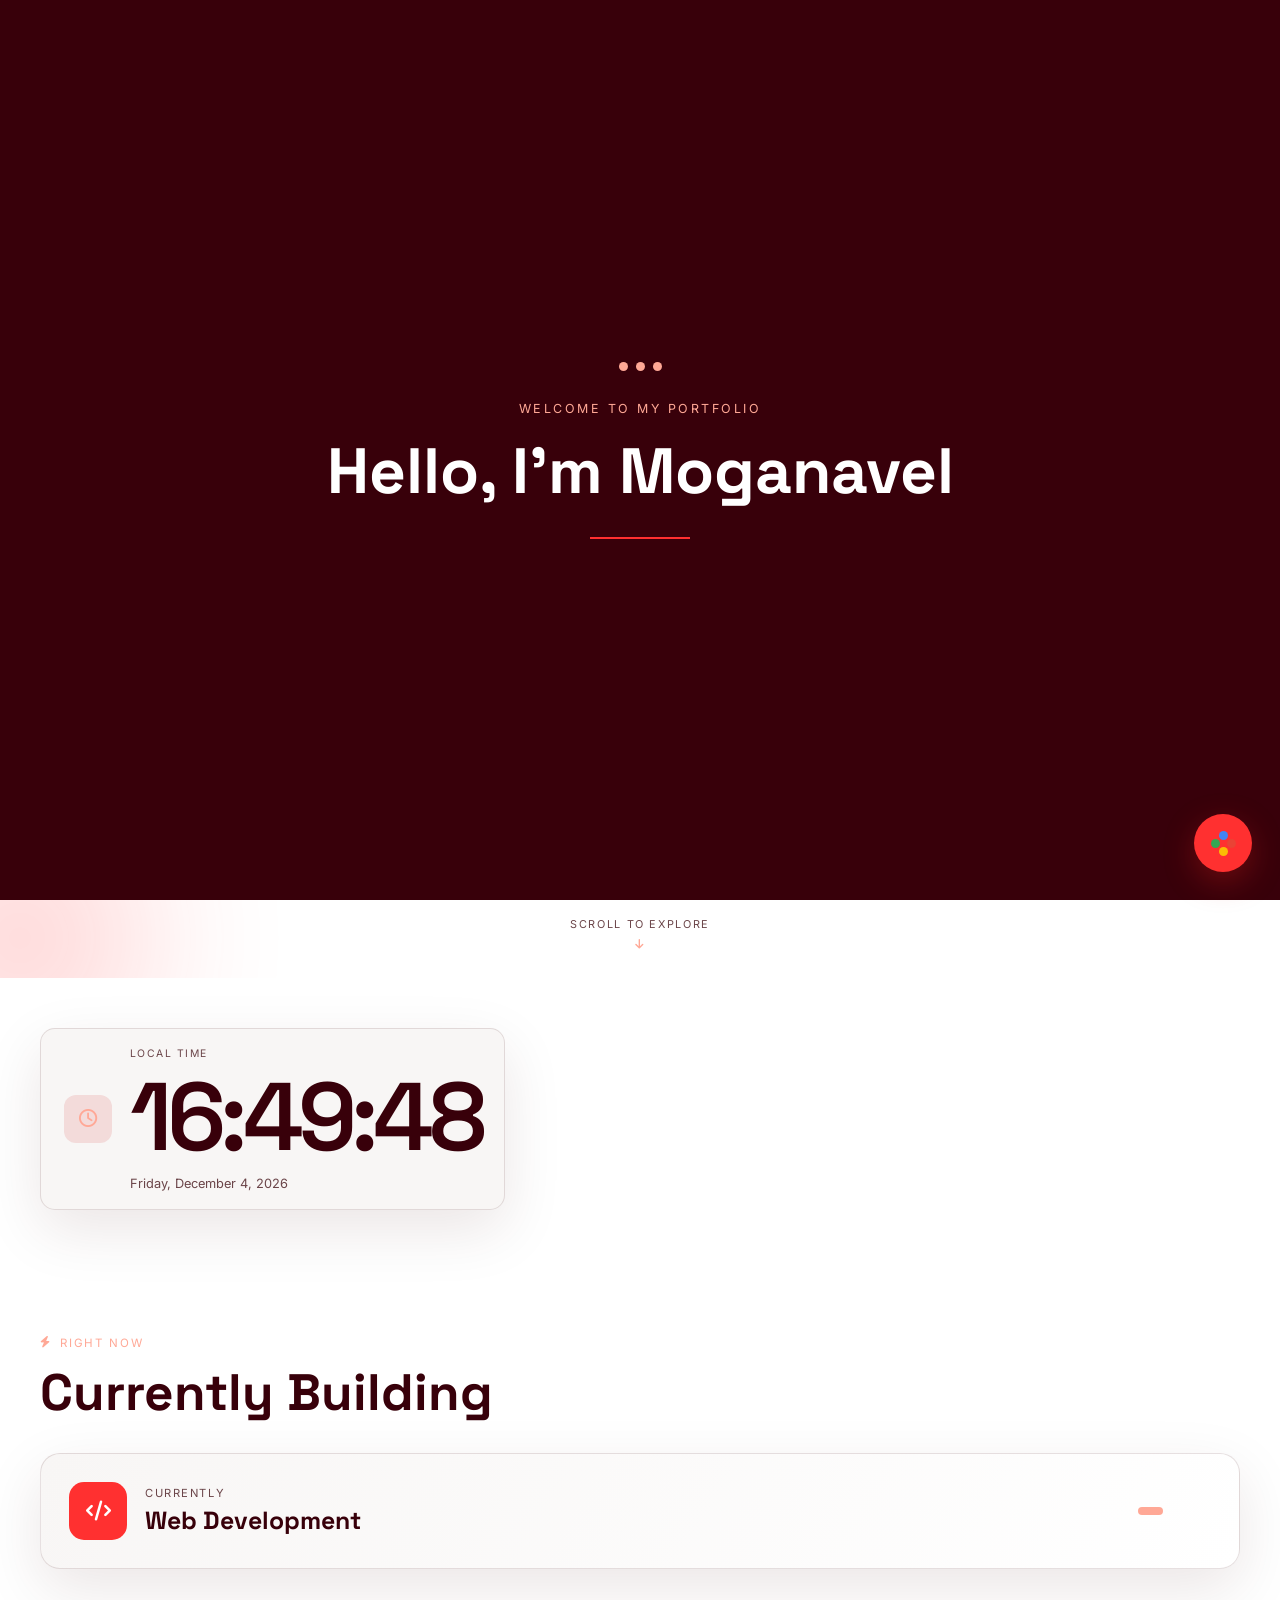
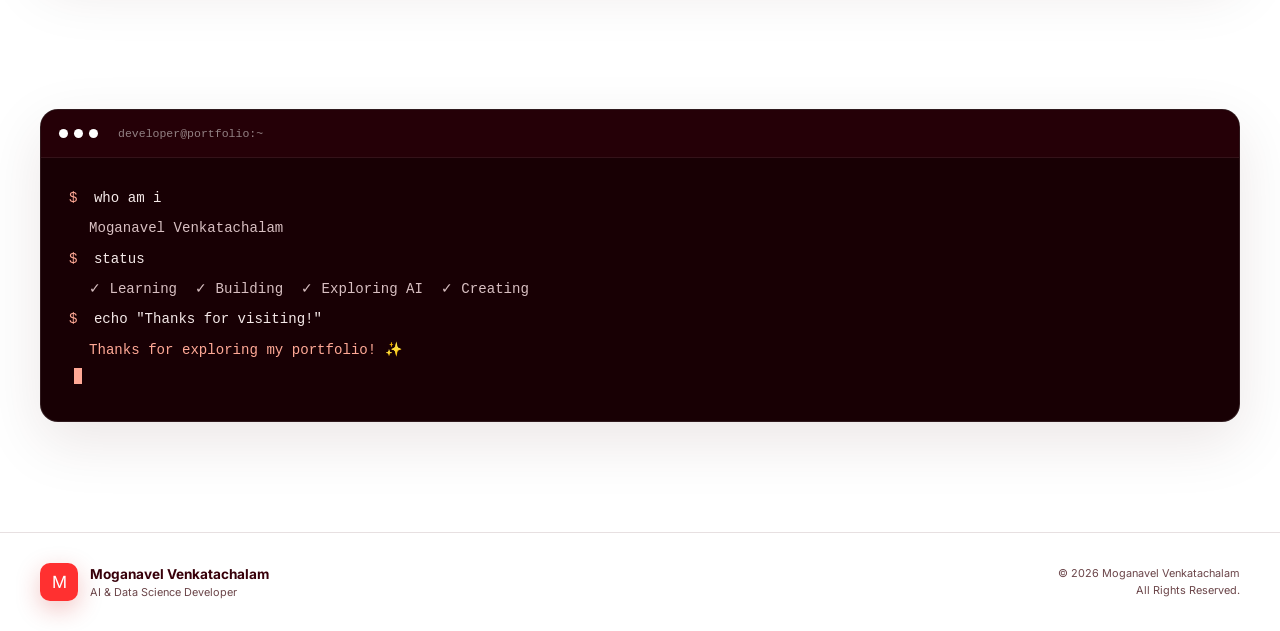
<file: index.html>
<!DOCTYPE html>
<html lang="en">
<head>
    <meta charset="UTF-8">
    <meta name="viewport" content="width=device-width, initial-scale=1.0">

    <title>Moganavel V</title>

    <meta name="description"
          content="Portfolio of Moganavel.">

    <link rel="stylesheet" href="css/style.css">

    <!-- Google Font -->
    <link rel="preconnect" href="https://fonts.googleapis.com">
    <link rel="preconnect" href="https://fonts.gstatic.com" crossorigin>

    <link href="https://fonts.googleapis.com/css2?family=Inter:wght@400;500;600;700;800&family=Space+Grotesk:wght@400;500;600;700&display=swap"
          rel="stylesheet">

    <link rel="icon" type="image/x-icon" href="favicon.ico">

    <!-- Font Awesome -->
    <link rel="stylesheet"
          href="https://cdnjs.cloudflare.com/ajax/libs/font-awesome/6.7.2/css/all.min.css">
</head>

<body>

<!-- =====================================================
     OPENING GREETING
===================================================== -->

<div class="intro-screen" id="introScreen">

    <div class="intro-content">

        <div class="intro-symbol">
            <span></span>
            <span></span>
            <span></span>
        </div>

        <p class="intro-small" data-i18n="introSmall">
            Welcome to my portfolio
        </p>

        <h1 data-i18n="introGreeting">
            Hello, I'm Moganavel
        </h1>

        <div class="intro-line"></div>

    </div>

</div>


<!-- =====================================================
     FIXED HEADER
===================================================== -->

<header class="site-header">

    <div class="header-inner">

        <!-- Logo -->
        <a href="index.html" class="brand">
            <span class="brand-mark">M</span>
            <span class="brand-name">MOGANAVEL</span>
        </a>


        <!-- TOP RIGHT CONTROLS -->
        <div class="header-controls">

            <!-- LANGUAGE -->
            <div class="control-wrapper">

                <button class="header-control"
                        id="languageButton"
                        aria-label="Select language"
                        title="Language">

                    <i class="fa-solid fa-globe"></i>
                    <span id="currentLanguage">EN</span>
                    <i class="fa-solid fa-chevron-down control-arrow"></i>

                </button>

                <div class="language-dropdown" id="languageDropdown">

                    <button data-language="en">
                        🇬🇧 English
                    </button>

                    <button data-language="ta">
                        🇮🇳 தமிழ்
                    </button>

                    <button data-language="hi">
                        🇮🇳 हिन्दी
                    </button>

                    <button data-language="ru">
                        🇷🇺 Русский
                    </button>

                </div>

            </div>


            <!-- THEME -->
            <button class="header-control theme-button"
                    id="themeButton"
                    aria-label="Change theme"
                    title="Change theme">

                <i class="fa-solid fa-circle-half-stroke"
                   id="themeIcon"></i>

            </button>


            <!-- MENU -->
            <button class="menu-button"
                    id="menuButton"
                    aria-label="Open navigation"
                    aria-expanded="false">

                <span></span>
                <span></span>
                <span></span>

            </button>

        </div>

    </div>

</header>


<!-- =====================================================
     RIGHT SIDE NAVIGATION
===================================================== -->

<div class="menu-overlay" id="menuOverlay"></div>

<aside class="side-menu" id="sideMenu">

    <div class="side-menu-header">

        <div>
            <span class="menu-label" data-i18n="navigation">
                Navigation
            </span>

            <h2 data-i18n="explore">
                Explore
            </h2>
        </div>

        <button class="menu-close"
                id="menuClose"
                aria-label="Close menu">

            <i class="fa-solid fa-xmark"></i>

        </button>

    </div>


    <nav class="main-navigation">

        <a href="index.html" class="nav-link active">
            <span class="nav-number">01</span>
            <span data-i18n="home">Home</span>
            <i class="fa-solid fa-arrow-right"></i>
        </a>

        <a href="pages/about.html" class="nav-link">
            <span class="nav-number">02</span>
            <span data-i18n="about">About Me</span>
            <i class="fa-solid fa-arrow-right"></i>
        </a>

        <a href="pages/education.html" class="nav-link">
            <span class="nav-number">03</span>
            <span data-i18n="education">Education</span>
            <i class="fa-solid fa-arrow-right"></i>
        </a>

        <a href="pages/experience.html" class="nav-link">
            <span class="nav-number">04</span>
            <span data-i18n="experience">Experience</span>
            <i class="fa-solid fa-arrow-right"></i>
        </a>

        <a href="pages/skills.html" class="nav-link">
            <span class="nav-number">05</span>
            <span data-i18n="skills">Skills</span>
            <i class="fa-solid fa-arrow-right"></i>
        </a>

        <a href="pages/projects.html" class="nav-link">
            <span class="nav-number">06</span>
            <span data-i18n="projects">Projects</span>
            <i class="fa-solid fa-arrow-right"></i>
        </a>

        <a href="pages/achievements.html" class="nav-link">
            <span class="nav-number">07</span>
            <span data-i18n="achievements">Achievements</span>
            <i class="fa-solid fa-arrow-right"></i>
        </a>

        <a href="pages/certificates.html" class="nav-link">
            <span class="nav-number">08</span>
            <span data-i18n="certificates">Certificates</span>
            <i class="fa-solid fa-arrow-right"></i>
        </a>

        <a href="pages/interactive.html" class="nav-link">
            <span class="nav-number">09</span>
            <span data-i18n="interactive">Interactive Zone</span>
            <i class="fa-solid fa-arrow-right"></i>
        </a>

        <a href="pages/contact.html" class="nav-link">
            <span class="nav-number">10</span>
            <span data-i18n="contact">Contact</span>
            <i class="fa-solid fa-arrow-right"></i>
        </a>

    </nav>


    <div class="side-menu-footer">

        <span data-i18n="menuFooter">
            Let's build something meaningful.
        </span>

        <div class="menu-socials">

            <a href="#" aria-label="GitHub">
                <i class="fa-brands fa-github"></i>
            </a>

            <a href="#" aria-label="LinkedIn">
                <i class="fa-brands fa-linkedin-in"></i>
            </a>

            <a href="#" aria-label="Email">
                <i class="fa-solid fa-envelope"></i>
            </a>

        </div>

    </div>

</aside>


<!-- =====================================================
     MAIN LANDING PAGE
===================================================== -->

<main>

    <!-- HERO -->
    <section class="hero-section">

        <div class="hero-background-shape shape-one"></div>
        <div class="hero-background-shape shape-two"></div>

        <div class="hero-container">


            <!-- LEFT SIDE -->
            <div class="hero-content">

                <div class="hero-intro">

                    <span class="status-dot"></span>

                    <span data-i18n="available">
                        Exploring • Learning • Building
                    </span>

                </div>


                <h1 class="hero-title">

                    <span data-i18n="hello">
                        Hello, I'm
                    </span>

                    <strong>
                        Moganavel
                    </strong>

                </h1>


                <h2 class="hero-role">

                    <span data-i18n="role">
                        AI & Data Science Developer
                    </span>

                </h2>


                <p class="hero-description"
                   data-i18n="heroDescription">

                    Turning ideas into intelligent, practical and
                    meaningful digital experiences.

                </p>


                <div class="hero-buttons">

                    <a href="pages/projects.html"
                       class="primary-button">

                        <span data-i18n="exploreWork">
                            Explore My Work
                        </span>

                        <i class="fa-solid fa-arrow-right"></i>

                    </a>


                    <a href="pages/contact.html"
                       class="secondary-button">

                        <span data-i18n="letsConnect">
                            Let's Connect
                        </span>

                        <i class="fa-regular fa-paper-plane"></i>

                    </a>

                </div>


                <!-- QUICK STATS -->
                <div class="quick-stats">

                    <div class="stat-item">

                        <strong>10+</strong>

                        <span data-i18n="projectsCount">
                            Projects
                        </span>

                    </div>


                    <div class="stat-item">

                        <strong>5</strong>

                        <span data-i18n="certificatesCount">
                            Certificates
                        </span>

                    </div>


                    <div class="stat-item">

                        <strong>01</strong>

                        <span data-i18n="robotics">
                            Robotics Achievement
                        </span>

                    </div>

                </div>

            </div>


            <!-- PROFILE IMAGE -->
            <div class="hero-visual">

                <div class="profile-glow"></div>

                <div class="profile-frame" id="profileFrame">

                    <div class="profile-image-container">

                        <img src="images/profile.jpg"
                             alt="Moganavel Venkatachalam"
                             class="profile-image">

                    </div>

                </div>


                <div class="profile-floating-tag tag-one">
                    AI
                </div>

                <div class="profile-floating-tag tag-two">
                    DATA
                </div>

                <div class="profile-floating-tag tag-three">
                    WEB
                </div>

            </div>

        </div>


        <!-- SCROLL INDICATOR -->
        <div class="scroll-indicator">

            <span data-i18n="scroll">
                Scroll to explore
            </span>

            <i class="fa-solid fa-arrow-down"></i>

        </div>

    </section>


    <!-- =================================================
         LIVE TIME
    ================================================= -->

    <section class="live-section">

        <div class="section-container">

            <div class="live-card">

                <div class="live-icon">
                    <i class="fa-regular fa-clock"></i>
                </div>

                <div>

                    <span class="live-label"
                          data-i18n="localTime">
                        Local Time
                    </span>

                    <div class="live-time"
                         id="liveTime">
                        --:--:--
                    </div>

                    <div class="live-date"
                         id="liveDate">
                        Loading...
                    </div>

                </div>

            </div>

        </div>

    </section>


    <!-- =================================================
         CURRENTLY BUILDING
    ================================================= -->

    <section class="building-section">

        <div class="section-container">

            <div class="section-heading">

                <span class="section-eyebrow">
                    <i class="fa-solid fa-bolt"></i>
                    <span data-i18n="rightNow">
                        Right Now
                    </span>
                </span>

                <h2 data-i18n="currentlyBuilding">
                    Currently Building
                </h2>

            </div>


            <div class="building-card">

                <div class="building-main">

                    <div class="building-icon">
                        <i class="fa-solid fa-code"></i>
                    </div>

                    <div>

                        <span class="building-label"
                              data-i18n="currently">
                            Currently
                        </span>

                        <h3 id="buildingText">
                            Web Development
                        </h3>

                    </div>

                </div>


                <div class="building-dots">

                    <span class="building-dot active"></span>
                    <span class="building-dot"></span>
                    <span class="building-dot"></span>
                    <span class="building-dot"></span>

                </div>

            </div>

        </div>

    </section>


    <!-- =================================================
         DEVELOPER TERMINAL
    ================================================= -->

    <section class="terminal-section">

        <div class="section-container">

            <div class="terminal-window">

                <div class="terminal-top">

                    <div class="terminal-dots">

                        <span></span>
                        <span></span>
                        <span></span>

                    </div>

                    <span>
                        developer@portfolio:~
                    </span>

                </div>


                <div class="terminal-body">

                    <p>
                        <span class="terminal-symbol">$</span>
                        who am i
                    </p>

                    <p class="terminal-output">
                        Moganavel Venkatachalam
                    </p>


                    <p>
                        <span class="terminal-symbol">$</span>
                        status
                    </p>

                    <p class="terminal-output">

                        <span>✓ Learning</span>
                        <span>✓ Building</span>
                        <span>✓ Exploring AI</span>
                        <span>✓ Creating</span>

                    </p>


                    <p>
                        <span class="terminal-symbol">$</span>
                        echo "Thanks for visiting!"
                    </p>

                    <p class="terminal-output terminal-final">
                        Thanks for exploring my portfolio! ✨
                    </p>

                    <span class="terminal-cursor"></span>

                </div>

            </div>

        </div>

    </section>

</main>


<!-- =====================================================
     FOOTER
===================================================== -->

<footer class="site-footer">

    <div class="footer-inner">

        <div class="footer-brand">

            <span class="brand-mark">M</span>

            <div>

                <strong>
                    Moganavel Venkatachalam
                </strong>

                <span data-i18n="footerRole">
                    AI & Data Science Developer
                </span>

            </div>

        </div>


        <div class="footer-copy">

            <p>
                © <span id="copyrightYear"></span>
                Moganavel Venkatachalam
            </p>

            <span data-i18n="allRights">
                All Rights Reserved.
            </span>

        </div>

    </div>

</footer>
<!-- =====================================================
     PORTFOLIO ASSISTANT
====================================================== -->

<button
        type="button"
        class="portfolio-assistant-trigger"
        id="assistantTrigger"
        aria-label="Open portfolio assistant"
>
   <span class="google-assistant-logo" aria-hidden="true">
    <span class="assistant-dot blue"></span>
    <span class="assistant-dot red"></span>
    <span class="assistant-dot yellow"></span>
    <span class="assistant-dot green"></span>
</span>
</button>

<div
        class="portfolio-assistant"
        id="portfolioAssistant"
        aria-hidden="true"
>
    <div class="assistant-window">

        <!-- ASSISTANT HEADER -->
        <div class="assistant-header">

            <div class="assistant-title">

                <div class="assistant-avatar">
                    <i class="fa-solid fa-sparkles"></i>
                </div>

                <div>
                    <strong>Portfolio Assistant</strong>
                    <span>Ask me about this portfolio</span>
                </div>

            </div>

            <button
                    type="button"
                    class="assistant-close"
                    id="assistantClose"
                    aria-label="Close assistant"
            >
                <i class="fa-solid fa-xmark"></i>
            </button>

        </div>


        <!-- ASSISTANT MESSAGES -->
        <div
                class="assistant-messages"
                id="assistantMessages"
                aria-live="polite"
        >

            <div class="assistant-message assistant-bot">

                <div class="assistant-message-avatar">
                    <i class="fa-solid fa-sparkles"></i>
                </div>

                <div class="assistant-message-content">
                    Hi! 👋 I'm the portfolio assistant.

                    Ask me about projects, skills,
                    education, experience, or contact details.
                </div>

            </div>

        </div>


        <!-- SUGGESTED QUESTIONS -->
        <div
                class="assistant-suggestions"
                id="assistantSuggestions"
        >

            <button
                    type="button"
                    data-question="What projects do you have?"
            >
                Projects
            </button>

            <button
                    type="button"
                    data-question="What are your skills?"
            >
                Skills
            </button>

            <button
                    type="button"
                    data-question="Tell me about your education"
            >
                Education
            </button>

            <button
                    type="button"
                    data-question="Tell me about your experience"
            >
                Experience
            </button>

        </div>


        <!-- ASSISTANT INPUT -->
        <form
                class="assistant-input-area"
                id="assistantForm"
        >

            <input
                    type="text"
                    id="assistantInput"
                    placeholder="Ask something..."
                    autocomplete="off"
                    aria-label="Ask the portfolio assistant"
            >

            <button
                    type="submit"
                    id="assistantSend"
                    aria-label="Send message"
            >
                <i class="fa-solid fa-paper-plane"></i>
            </button>

        </form>

    </div>
</div>


<!-- EXISTING JAVASCRIPT -->
<script src="js/script.js"></script>
<script src="js/assistant.js"></script>

</body>
</html>
</file>
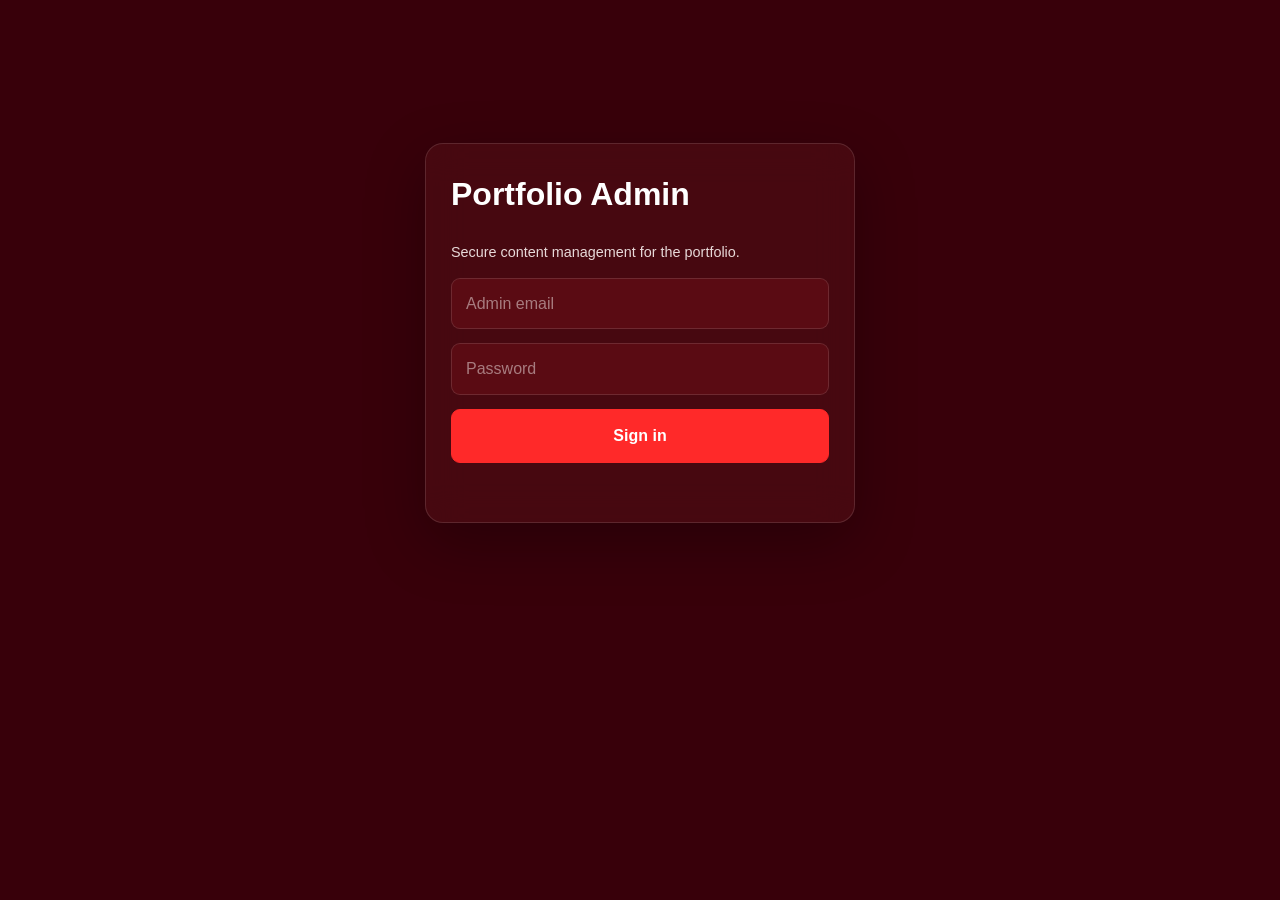
<file: admin/index.html>
<!doctype html><html lang="en"><head><meta charset="utf-8"><meta name="viewport" content="width=device-width,initial-scale=1"><title>Portfolio Admin</title><link rel="stylesheet" href="admin.css"></head><body><main class="admin-shell"><div id="app"></div></main><script src="admin.js"></script></body></html>
</file>
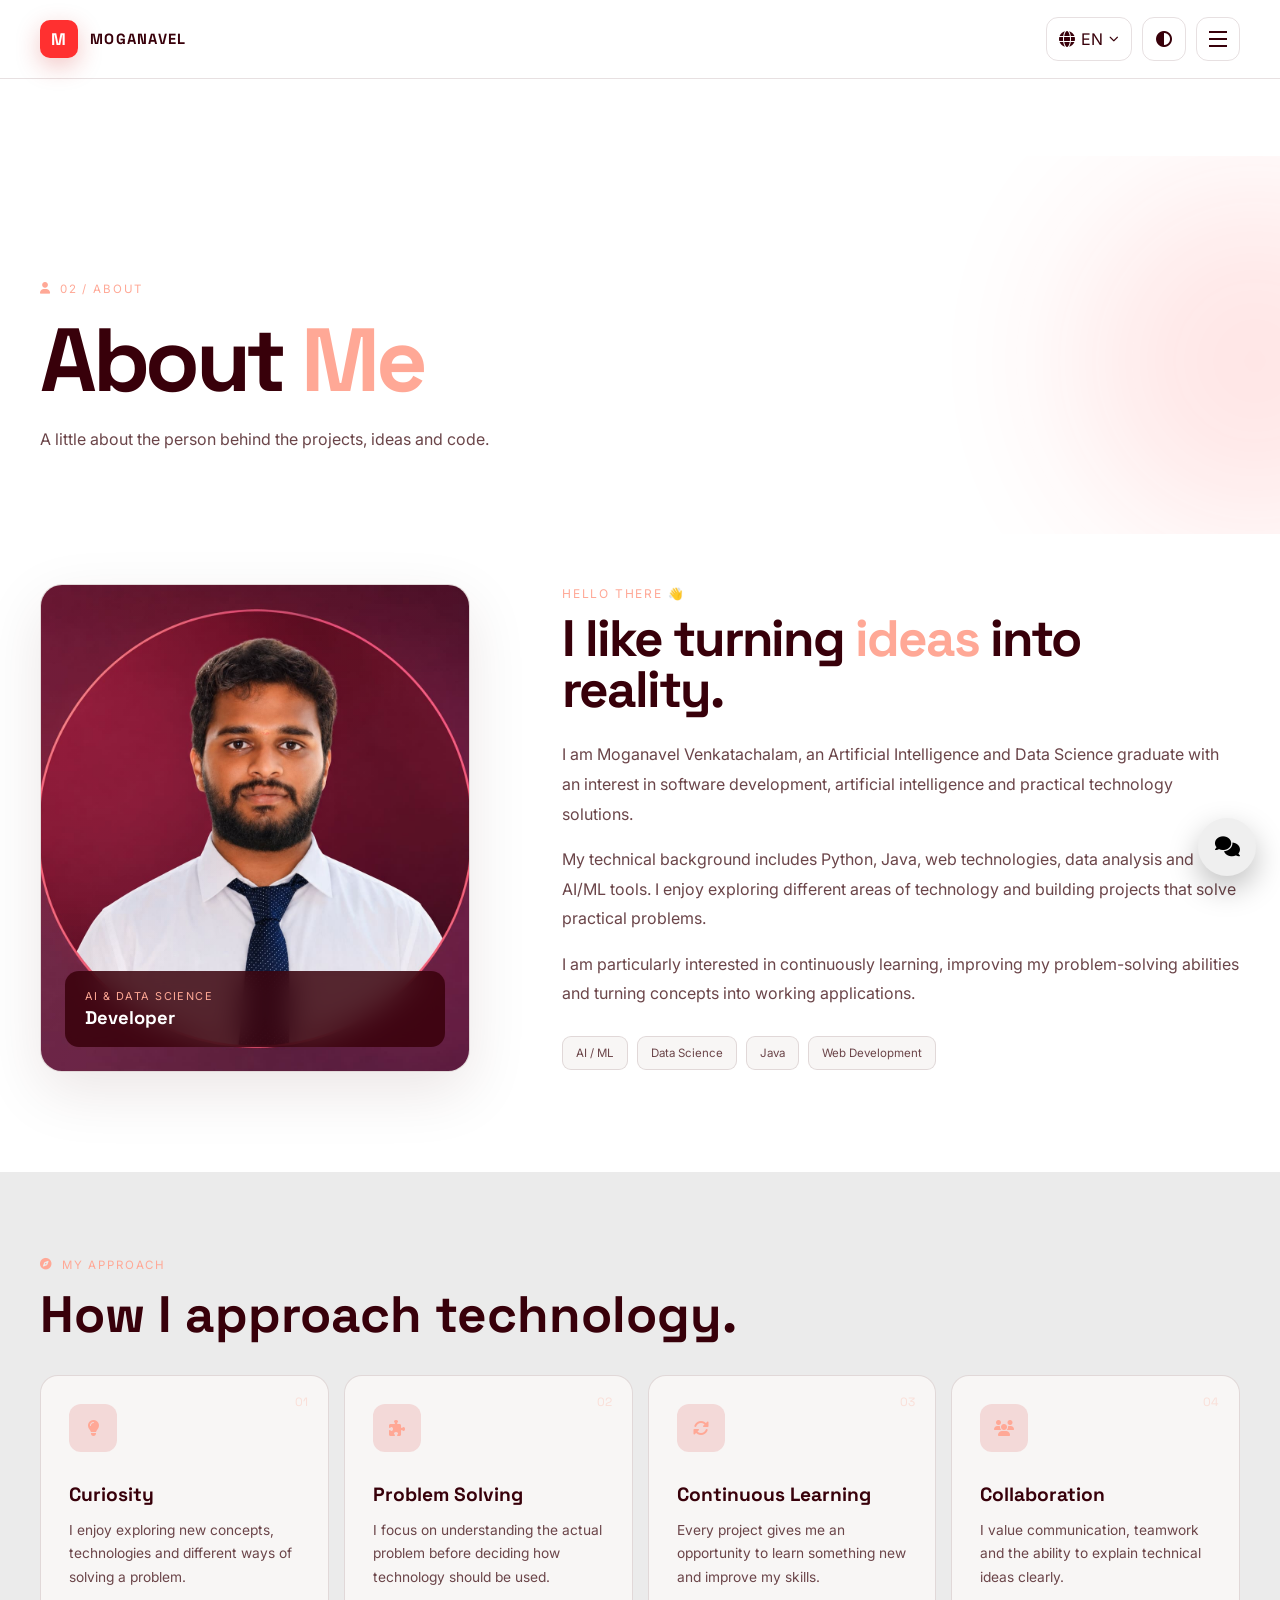
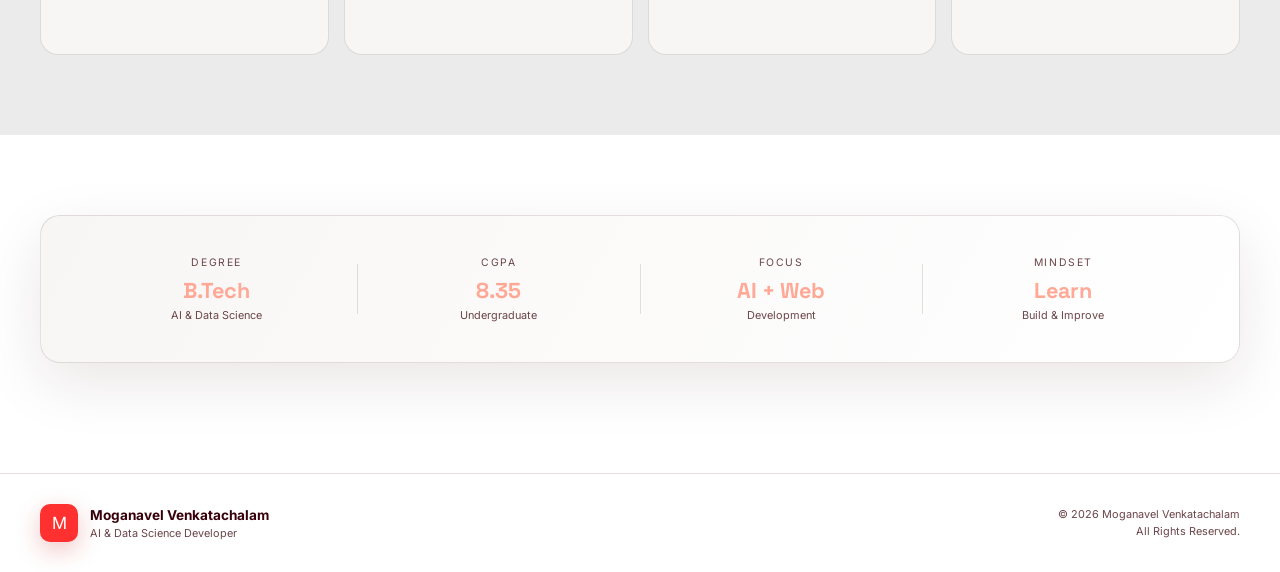
<file: pages/about.html>
<!DOCTYPE html>
<html lang="en">

<head>
    <meta charset="UTF-8">
    <meta name="viewport" content="width=device-width, initial-scale=1.0">

    <title>About Me | Moganavel Venkatachalam</title>

    <meta name="description"
        content="Learn more about Moganavel Venkatachalam, an AI and Data Science developer.">

    <link rel="stylesheet" href="../css/style.css">

    <link rel="preconnect" href="https://fonts.googleapis.com">
    <link rel="preconnect" href="https://fonts.gstatic.com" crossorigin>

    <link
        href="https://fonts.googleapis.com/css2?family=Inter:wght@400;500;600;700;800&family=Space+Grotesk:wght@400;500;600;700&display=swap"
        rel="stylesheet">

    <link rel="stylesheet"
        href="https://cdnjs.cloudflare.com/ajax/libs/font-awesome/6.7.2/css/all.min.css">
</head>

<body>

    <!-- =====================================================
         FIXED HEADER
    ====================================================== -->

    <header class="site-header">

        <div class="header-inner">

            <a href="../index.html" class="brand">

                <span class="brand-mark">M</span>

                <span class="brand-name">
                    MOGANAVEL
                </span>

            </a>


            <div class="header-controls">

                <!-- LANGUAGE -->

                <div class="control-wrapper">

                    <button class="header-control"
                        id="languageButton"
                        aria-label="Select language">

                        <i class="fa-solid fa-globe"></i>

                        <span id="currentLanguage">
                            EN
                        </span>

                        <i class="fa-solid fa-chevron-down control-arrow"></i>

                    </button>


                    <div class="language-dropdown"
                        id="languageDropdown">

                        <button data-language="en">
                            🇬🇧 English
                        </button>

                        <button data-language="ta">
                            🇮🇳 தமிழ்
                        </button>

                        <button data-language="hi">
                            🇮🇳 हिन्दी
                        </button>

                        <button data-language="ru">
                            🇷🇺 Русский
                        </button>

                    </div>

                </div>


                <!-- THEME -->

                <button class="header-control theme-button"
                    id="themeButton"
                    aria-label="Change theme">

                    <i class="fa-solid fa-circle-half-stroke"
                        id="themeIcon"></i>

                </button>


                <!-- MENU -->

                <button class="menu-button"
                    id="menuButton"
                    aria-label="Open navigation"
                    aria-expanded="false">

                    <span></span>
                    <span></span>
                    <span></span>

                </button>

            </div>

        </div>

    </header>


    <!-- =====================================================
         MENU
    ====================================================== -->

    <div class="menu-overlay" id="menuOverlay"></div>


    <aside class="side-menu" id="sideMenu">

        <div class="side-menu-header">

            <div>

                <span class="menu-label"
                    data-i18n="navigation">
                    Navigation
                </span>

                <h2 data-i18n="explore">
                    Explore
                </h2>

            </div>


            <button class="menu-close"
                id="menuClose"
                aria-label="Close menu">

                <i class="fa-solid fa-xmark"></i>

            </button>

        </div>


        <nav class="main-navigation">

            <a href="../index.html" class="nav-link">

                <span class="nav-number">
                    01
                </span>

                <span data-i18n="home">
                    Home
                </span>

                <i class="fa-solid fa-arrow-right"></i>

            </a>


            <a href="about.html"
                class="nav-link active">

                <span class="nav-number">
                    02
                </span>

                <span data-i18n="about">
                    About Me
                </span>

                <i class="fa-solid fa-arrow-right"></i>

            </a>


            <a href="education.html"
                class="nav-link">

                <span class="nav-number">
                    03
                </span>

                <span data-i18n="education">
                    Education
                </span>

                <i class="fa-solid fa-arrow-right"></i>

            </a>


            <a href="experience.html"
                class="nav-link">

                <span class="nav-number">
                    04
                </span>

                <span data-i18n="experience">
                    Experience
                </span>

                <i class="fa-solid fa-arrow-right"></i>

            </a>


            <a href="skills.html"
                class="nav-link">

                <span class="nav-number">
                    05
                </span>

                <span data-i18n="skills">
                    Skills
                </span>

                <i class="fa-solid fa-arrow-right"></i>

            </a>


            <a href="projects.html"
                class="nav-link">

                <span class="nav-number">
                    06
                </span>

                <span data-i18n="projects">
                    Projects
                </span>

                <i class="fa-solid fa-arrow-right"></i>

            </a>


            <a href="achievements.html"
                class="nav-link">

                <span class="nav-number">
                    07
                </span>

                <span data-i18n="achievements">
                    Achievements
                </span>

                <i class="fa-solid fa-arrow-right"></i>

            </a>


            <a href="certificates.html"
                class="nav-link">

                <span class="nav-number">
                    08
                </span>

                <span data-i18n="certificates">
                    Certificates
                </span>

                <i class="fa-solid fa-arrow-right"></i>

            </a>


            <a href="interactive.html"
                class="nav-link">

                <span class="nav-number">
                    09
                </span>

                <span data-i18n="interactive">
                    Interactive Zone
                </span>

                <i class="fa-solid fa-arrow-right"></i>

            </a>


            <a href="contact.html"
                class="nav-link">

                <span class="nav-number">
                    10
                </span>

                <span data-i18n="contact">
                    Contact
                </span>

                <i class="fa-solid fa-arrow-right"></i>

            </a>

        </nav>


        <div class="side-menu-footer">

            <span data-i18n="menuFooter">
                Let's build something meaningful.
            </span>


            <div class="menu-socials">

                <a href="#" aria-label="GitHub">
                    <i class="fa-brands fa-github"></i>
                </a>

                <a href="#" aria-label="LinkedIn">
                    <i class="fa-brands fa-linkedin-in"></i>
                </a>

                <a href="#" aria-label="Email">
                    <i class="fa-solid fa-envelope"></i>
                </a>

            </div>

        </div>

    </aside>


    <!-- =====================================================
         ABOUT PAGE
    ====================================================== -->

    <main class="inner-page">


        <!-- PAGE HERO -->

        <section class="inner-hero">

            <div class="section-container">

                <span class="section-eyebrow">

                    <i class="fa-solid fa-user"></i>

                    <span>
                        02 / About
                    </span>

                </span>


                <h1>
                    About <span>Me</span>
                </h1>


                <p>
                    A little about the person behind the
                    projects, ideas and code.
                </p>

            </div>

        </section>


        <!-- ABOUT INTRO -->

        <section class="about-intro-section">

            <div class="section-container about-grid">


                <!-- PROFILE CARD -->

                <div class="about-profile-card">

                    <div class="about-image-frame">

                        <img src="../images/profile.jpg"
                            alt="Moganavel Venkatachalam">

                    </div>


                    <div class="about-profile-bottom">

                        <span>
                            AI & Data Science
                        </span>

                        <strong>
                            Developer
                        </strong>

                    </div>

                </div>


                <!-- INTRO TEXT -->

                <div class="about-content">

                    <span class="about-small-title">
                        Hello there 👋
                    </span>


                    <h2>
                        I like turning
                        <span>ideas</span>
                        into reality.
                    </h2>


                    <p>
                        I am Moganavel Venkatachalam,
                        an Artificial Intelligence and
                        Data Science graduate with an
                        interest in software development,
                        artificial intelligence and
                        practical technology solutions.
                    </p>


                    <p>
                        My technical background includes
                        Python, Java, web technologies,
                        data analysis and AI/ML tools.
                        I enjoy exploring different areas
                        of technology and building projects
                        that solve practical problems.
                    </p>


                    <p>
                        I am particularly interested in
                        continuously learning, improving
                        my problem-solving abilities and
                        turning concepts into working
                        applications.
                    </p>


                    <div class="about-tags">

                        <span>
                            AI / ML
                        </span>

                        <span>
                            Data Science
                        </span>

                        <span>
                            Java
                        </span>

                        <span>
                            Web Development
                        </span>

                    </div>

                </div>

            </div>

        </section>


        <!-- PERSONAL APPROACH -->

        <section class="about-values-section">

            <div class="section-container">

                <div class="section-heading">

                    <span class="section-eyebrow">

                        <i class="fa-solid fa-compass"></i>

                        My Approach

                    </span>

                    <h2>
                        How I approach technology.
                    </h2>

                </div>


                <div class="values-grid">


                    <article class="value-card">

                        <div class="value-number">
                            01
                        </div>

                        <div class="value-icon">

                            <i class="fa-solid fa-lightbulb"></i>

                        </div>

                        <h3>
                            Curiosity
                        </h3>

                        <p>
                            I enjoy exploring new concepts,
                            technologies and different ways
                            of solving a problem.
                        </p>

                    </article>


                    <article class="value-card">

                        <div class="value-number">
                            02
                        </div>

                        <div class="value-icon">

                            <i class="fa-solid fa-puzzle-piece"></i>

                        </div>

                        <h3>
                            Problem Solving
                        </h3>

                        <p>
                            I focus on understanding the
                            actual problem before deciding
                            how technology should be used.
                        </p>

                    </article>


                    <article class="value-card">

                        <div class="value-number">
                            03
                        </div>

                        <div class="value-icon">

                            <i class="fa-solid fa-rotate"></i>

                        </div>

                        <h3>
                            Continuous Learning
                        </h3>

                        <p>
                            Every project gives me an
                            opportunity to learn something
                            new and improve my skills.
                        </p>

                    </article>


                    <article class="value-card">

                        <div class="value-number">
                            04
                        </div>

                        <div class="value-icon">

                            <i class="fa-solid fa-users"></i>

                        </div>

                        <h3>
                            Collaboration
                        </h3>

                        <p>
                            I value communication,
                            teamwork and the ability to
                            explain technical ideas clearly.
                        </p>

                    </article>

                </div>

            </div>

        </section>


        <!-- QUICK PROFILE -->

        <section class="about-facts-section">

            <div class="section-container">

                <div class="facts-card">

                    <div class="fact-item">

                        <span>
                            Degree
                        </span>

                        <strong>
                            B.Tech
                        </strong>

                        <small>
                            AI & Data Science
                        </small>

                    </div>


                    <div class="fact-divider"></div>


                    <div class="fact-item">

                        <span>
                            CGPA
                        </span>

                        <strong>
                            8.35
                        </strong>

                        <small>
                            Undergraduate
                        </small>

                    </div>


                    <div class="fact-divider"></div>


                    <div class="fact-item">

                        <span>
                            Focus
                        </span>

                        <strong>
                            AI + Web
                        </strong>

                        <small>
                            Development
                        </small>

                    </div>


                    <div class="fact-divider"></div>


                    <div class="fact-item">

                        <span>
                            Mindset
                        </span>

                        <strong>
                            Learn
                        </strong>

                        <small>
                            Build & Improve
                        </small>

                    </div>

                </div>

            </div>

        </section>


    </main>


    <!-- =====================================================
         FOOTER
    ====================================================== -->

    <footer class="site-footer">

        <div class="footer-inner">

            <div class="footer-brand">

                <span class="brand-mark">
                    M
                </span>

                <div>

                    <strong>
                        Moganavel Venkatachalam
                    </strong>

                    <span>
                        AI & Data Science Developer
                    </span>

                </div>

            </div>


            <div class="footer-copy">

                <p>
                    ©
                    <span id="copyrightYear"></span>
                    Moganavel Venkatachalam
                </p>

                <span>
                    All Rights Reserved.
                </span>

            </div>

        </div>

    </footer>


    <script src="../js/script.js"></script>

</body>

</html>
</file>
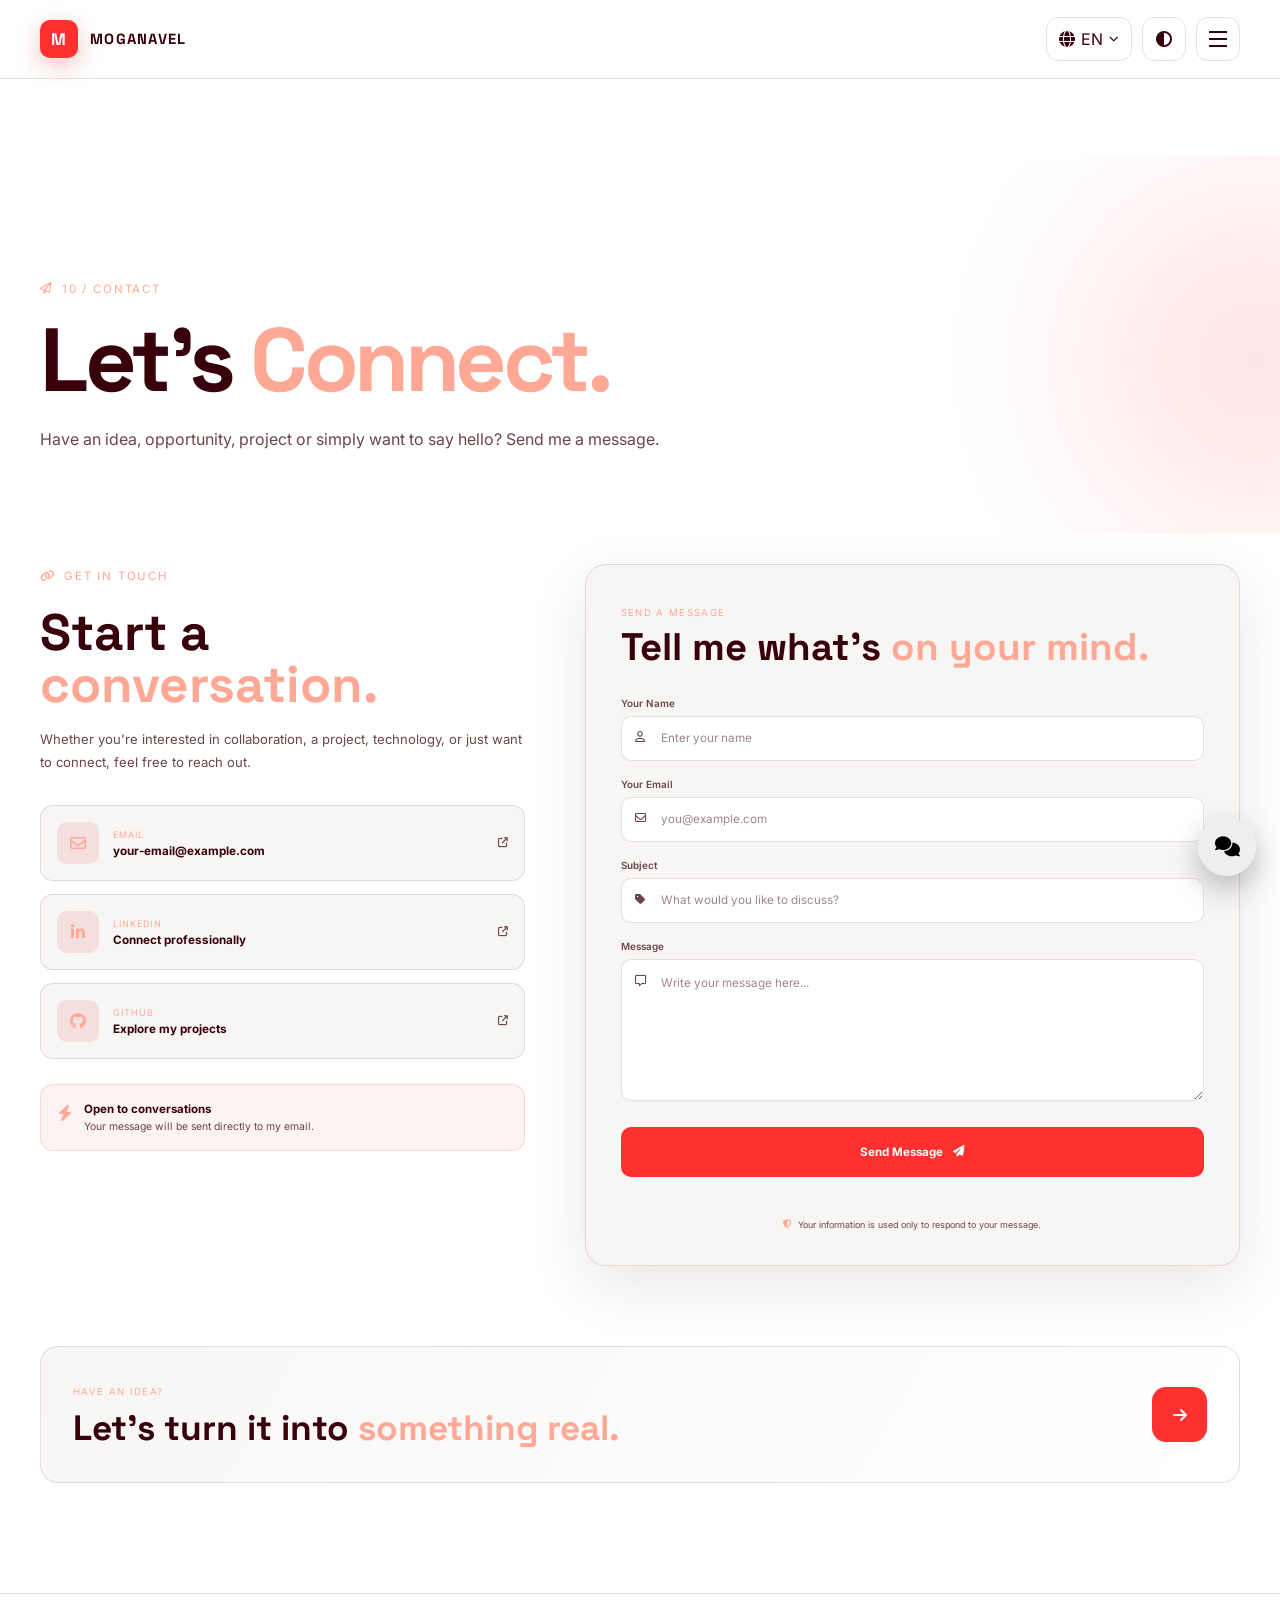
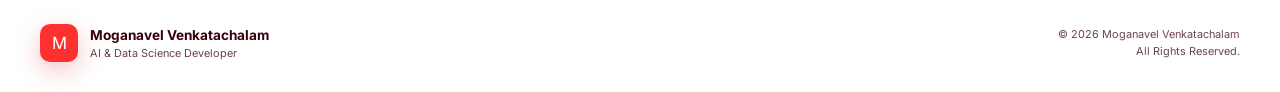
<file: pages/contact.html>
<!DOCTYPE html>
<html lang="en">

<head>

    <meta charset="UTF-8">

    <meta name="viewport"
        content="width=device-width, initial-scale=1.0">

    <title>Contact | Moganavel Venkatachalam</title>

    <meta name="description"
        content="Contact Moganavel Venkatachalam for collaboration, projects and professional opportunities.">

    <link rel="stylesheet"
        href="../css/style.css">

    <link rel="preconnect"
        href="https://fonts.googleapis.com">

    <link rel="preconnect"
        href="https://fonts.gstatic.com"
        crossorigin>

    <link
        href="https://fonts.googleapis.com/css2?family=Inter:wght@400;500;600;700;800&family=Space+Grotesk:wght@400;500;600;700&display=swap"
        rel="stylesheet">

    <link
        rel="stylesheet"
        href="https://cdnjs.cloudflare.com/ajax/libs/font-awesome/6.7.2/css/all.min.css">

</head>

<body>


<!-- =====================================================
     HEADER
===================================================== -->

<header class="site-header">

    <div class="header-inner">

        <a href="../index.html"
            class="brand">

            <span class="brand-mark">
                M
            </span>

            <span class="brand-name">
                MOGANAVEL
            </span>

        </a>


        <div class="header-controls">


            <!-- LANGUAGE -->

            <div class="control-wrapper">

                <button
                    class="header-control"
                    id="languageButton"
                    aria-label="Select language">

                    <i class="fa-solid fa-globe"></i>

                    <span id="currentLanguage">
                        EN
                    </span>

                    <i
                        class="fa-solid fa-chevron-down control-arrow">
                    </i>

                </button>


                <div
                    class="language-dropdown"
                    id="languageDropdown">

                    <button data-language="en">
                        🇬🇧 English
                    </button>

                    <button data-language="ta">
                        🇮🇳 தமிழ்
                    </button>

                    <button data-language="hi">
                        🇮🇳 हिन्दी
                    </button>

                    <button data-language="ru">
                        🇷🇺 Русский
                    </button>

                </div>

            </div>


            <!-- THEME -->

            <button
                class="header-control theme-button"
                id="themeButton"
                aria-label="Change theme">

                <i
                    class="fa-solid fa-circle-half-stroke"
                    id="themeIcon">
                </i>

            </button>


            <!-- MENU -->

            <button
                class="menu-button"
                id="menuButton"
                aria-label="Open navigation"
                aria-expanded="false">

                <span></span>
                <span></span>
                <span></span>

            </button>

        </div>

    </div>

</header>


<!-- =====================================================
     SIDE MENU
===================================================== -->

<div
    class="menu-overlay"
    id="menuOverlay">
</div>


<aside
    class="side-menu"
    id="sideMenu">


    <div class="side-menu-header">

        <div>

            <span class="menu-label">
                Navigation
            </span>

            <h2>
                Explore
            </h2>

        </div>


        <button
            class="menu-close"
            id="menuClose">

            <i class="fa-solid fa-xmark"></i>

        </button>

    </div>


    <nav class="main-navigation">


        <a
            href="../index.html"
            class="nav-link">

            <span class="nav-number">01</span>

            <span>Home</span>

            <i class="fa-solid fa-arrow-right"></i>

        </a>


        <a
            href="about.html"
            class="nav-link">

            <span class="nav-number">02</span>

            <span>About Me</span>

            <i class="fa-solid fa-arrow-right"></i>

        </a>


        <a
            href="education.html"
            class="nav-link">

            <span class="nav-number">03</span>

            <span>Education</span>

            <i class="fa-solid fa-arrow-right"></i>

        </a>


        <a
            href="experience.html"
            class="nav-link">

            <span class="nav-number">04</span>

            <span>Experience</span>

            <i class="fa-solid fa-arrow-right"></i>

        </a>


        <a
            href="skills.html"
            class="nav-link">

            <span class="nav-number">05</span>

            <span>Skills</span>

            <i class="fa-solid fa-arrow-right"></i>

        </a>


        <a
            href="projects.html"
            class="nav-link">

            <span class="nav-number">06</span>

            <span>Projects</span>

            <i class="fa-solid fa-arrow-right"></i>

        </a>


        <a
            href="achievements.html"
            class="nav-link">

            <span class="nav-number">07</span>

            <span>Achievements</span>

            <i class="fa-solid fa-arrow-right"></i>

        </a>


        <a
            href="certificates.html"
            class="nav-link">

            <span class="nav-number">08</span>

            <span>Certificates</span>

            <i class="fa-solid fa-arrow-right"></i>

        </a>


        <a
            href="interactive.html"
            class="nav-link">

            <span class="nav-number">09</span>

            <span>Interactive Zone</span>

            <i class="fa-solid fa-arrow-right"></i>

        </a>


        <a
            href="contact.html"
            class="nav-link active">

            <span class="nav-number">10</span>

            <span>Contact</span>

            <i class="fa-solid fa-arrow-right"></i>

        </a>

    </nav>


    <div class="side-menu-footer">

        <span>
            Let's build something meaningful.
        </span>


        <div class="menu-socials">

            <a href="#">
                <i class="fa-brands fa-github"></i>
            </a>

            <a href="#">
                <i class="fa-brands fa-linkedin-in"></i>
            </a>

            <a href="mailto:your-email@example.com">
                <i class="fa-solid fa-envelope"></i>
            </a>

        </div>

    </div>

</aside>


<!-- =====================================================
     CONTACT
===================================================== -->

<main class="inner-page">


    <!-- HERO -->

    <section class="inner-hero">

        <div class="section-container">

            <span class="section-eyebrow">

                <i class="fa-regular fa-paper-plane"></i>

                10 / Contact

            </span>


            <h1>
                Let's <span>Connect.</span>
            </h1>


            <p>
                Have an idea, opportunity, project or
                simply want to say hello? Send me a message.
            </p>

        </div>

    </section>


    <!-- =================================================
         CONTACT AREA
    ================================================== -->

    <section class="contact-section">

        <div class="section-container">


            <div class="contact-layout">


                <!-- =================================================
                     CONTACT INFORMATION
                ================================================== -->

                <div class="contact-information">


                    <span class="section-eyebrow">

                        <i class="fa-solid fa-link"></i>

                        Get in Touch

                    </span>


                    <h2>
                        Start a
                        <span>conversation.</span>
                    </h2>


                    <p>
                        Whether you're interested in
                        collaboration, a project, technology,
                        or just want to connect, feel free
                        to reach out.
                    </p>


                    <!-- EMAIL -->

                    <a
                        href="mailto:your-email@example.com"
                        class="contact-info-card">

                        <div class="contact-info-icon">

                            <i class="fa-regular fa-envelope"></i>

                        </div>


                        <div>

                            <span>
                                Email
                            </span>

                            <strong>
                                your-email@example.com
                            </strong>

                        </div>


                        <i
                            class="fa-solid fa-arrow-up-right-from-square">
                        </i>

                    </a>


                    <!-- LINKEDIN -->

                    <a
                        href="#"
                        target="_blank"
                        rel="noopener noreferrer"
                        class="contact-info-card">

                        <div class="contact-info-icon">

                            <i class="fa-brands fa-linkedin-in"></i>

                        </div>


                        <div>

                            <span>
                                LinkedIn
                            </span>

                            <strong>
                                Connect professionally
                            </strong>

                        </div>


                        <i
                            class="fa-solid fa-arrow-up-right-from-square">
                        </i>

                    </a>


                    <!-- GITHUB -->

                    <a
                        href="#"
                        target="_blank"
                        rel="noopener noreferrer"
                        class="contact-info-card">

                        <div class="contact-info-icon">

                            <i class="fa-brands fa-github"></i>

                        </div>


                        <div>

                            <span>
                                GitHub
                            </span>

                            <strong>
                                Explore my projects
                            </strong>

                        </div>


                        <i
                            class="fa-solid fa-arrow-up-right-from-square">
                        </i>

                    </a>


                    <!-- RESPONSE NOTE -->

                    <div class="response-note">

                        <i class="fa-solid fa-bolt"></i>

                        <div>

                            <strong>
                                Open to conversations
                            </strong>

                            <p>
                                Your message will be sent
                                directly to my email.
                            </p>

                        </div>

                    </div>


                </div>


                <!-- =================================================
                     CONTACT FORM
                ================================================== -->

                <div class="contact-form-card">


                    <div class="form-header">

                        <span>
                            Send a Message
                        </span>

                        <h2>
                            Tell me what's
                            <span>on your mind.</span>
                        </h2>

                    </div>


                    <form
                        id="contactForm">


                        <!-- NAME -->

                        <div class="form-group">

                            <label for="visitorName">
                                Your Name
                            </label>

                            <div class="input-wrapper">

                                <i class="fa-regular fa-user"></i>

                                <input
                                    type="text"
                                    id="visitorName"
                                    name="from_name"
                                    placeholder="Enter your name"
                                    autocomplete="name"
                                    required>

                            </div>

                        </div>


                        <!-- EMAIL -->

                        <div class="form-group">

                            <label for="visitorEmail">
                                Your Email
                            </label>

                            <div class="input-wrapper">

                                <i class="fa-regular fa-envelope"></i>

                                <input
                                    type="email"
                                    id="visitorEmail"
                                    name="reply_to"
                                    placeholder="you@example.com"
                                    autocomplete="email"
                                    required>

                            </div>

                        </div>


                        <!-- SUBJECT -->

                        <div class="form-group">

                            <label for="visitorSubject">
                                Subject
                            </label>

                            <div class="input-wrapper">

                                <i class="fa-solid fa-tag"></i>

                                <input
                                    type="text"
                                    id="visitorSubject"
                                    name="subject"
                                    placeholder="What would you like to discuss?"
                                    required>

                            </div>

                        </div>


                        <!-- MESSAGE -->

                        <div class="form-group">

                            <label for="visitorMessage">
                                Message
                            </label>

                            <div class="input-wrapper textarea-wrapper">

                                <i class="fa-regular fa-message"></i>

                                <textarea
                                    id="visitorMessage"
                                    name="message"
                                    rows="6"
                                    placeholder="Write your message here..."
                                    required></textarea>

                            </div>

                        </div>


                        <!-- HIDDEN REPLY ADDRESS -->

                        <input
                            type="hidden"
                            name="to_email"
                            value="your-email@example.com">


                        <!-- SUBMIT -->

                        <button
                            type="submit"
                            class="contact-submit-btn"
                            id="contactSubmitButton">

                            <span>
                                Send Message
                            </span>

                            <i class="fa-solid fa-paper-plane"></i>

                        </button>


                        <!-- FORM STATUS -->

                        <div
                            class="contact-form-status"
                            id="contactFormStatus">

                        </div>


                        <p class="form-security-note">

                            <i class="fa-solid fa-shield-halved"></i>

                            Your information is used only
                            to respond to your message.

                        </p>


                    </form>

                </div>

            </div>

        </div>

    </section>


    <!-- =================================================
         BOTTOM CTA
    ================================================== -->

    <section class="contact-bottom-section">

        <div class="section-container">

            <div class="contact-bottom-card">


                <div>

                    <span>
                        Have an idea?
                    </span>

                    <h2>
                        Let's turn it into
                        <span>something real.</span>
                    </h2>

                </div>


                <div class="contact-bottom-icon">

                    <i class="fa-solid fa-arrow-right"></i>

                </div>


            </div>

        </div>

    </section>


</main>


<!-- =====================================================
     SUCCESS MODAL
===================================================== -->

<div
    class="contact-success-modal"
    id="contactSuccessModal"
    aria-hidden="true">


    <div
        class="contact-success-backdrop"
        id="contactSuccessBackdrop">
    </div>


    <div class="contact-success-card">


        <button
            class="success-close"
            id="successClose">

            <i class="fa-solid fa-xmark"></i>

        </button>


        <div class="success-icon">

            <i class="fa-solid fa-check"></i>

        </div>


        <span>
            Message Sent
        </span>


        <h2>
            Thanks for reaching out! 👋
        </h2>


        <p>
            Your message has been sent successfully.
            I'll get back to you through the email
            address you provided.
        </p>


        <button
            class="success-done-btn"
            id="successDone">

            Done

        </button>

    </div>

</div>


<!-- =====================================================
     FOOTER
===================================================== -->

<footer class="site-footer">

    <div class="footer-inner">


        <div class="footer-brand">

            <span class="brand-mark">
                M
            </span>


            <div>

                <strong>
                    Moganavel Venkatachalam
                </strong>

                <span>
                    AI & Data Science Developer
                </span>

            </div>

        </div>


        <div class="footer-copy">

            <p>

                ©
                <span id="copyrightYear"></span>
                Moganavel Venkatachalam

            </p>


            <span>
                All Rights Reserved.
            </span>

        </div>


    </div>

</footer>


<script src="../js/script.js"></script>

</body>

</html>
</file>
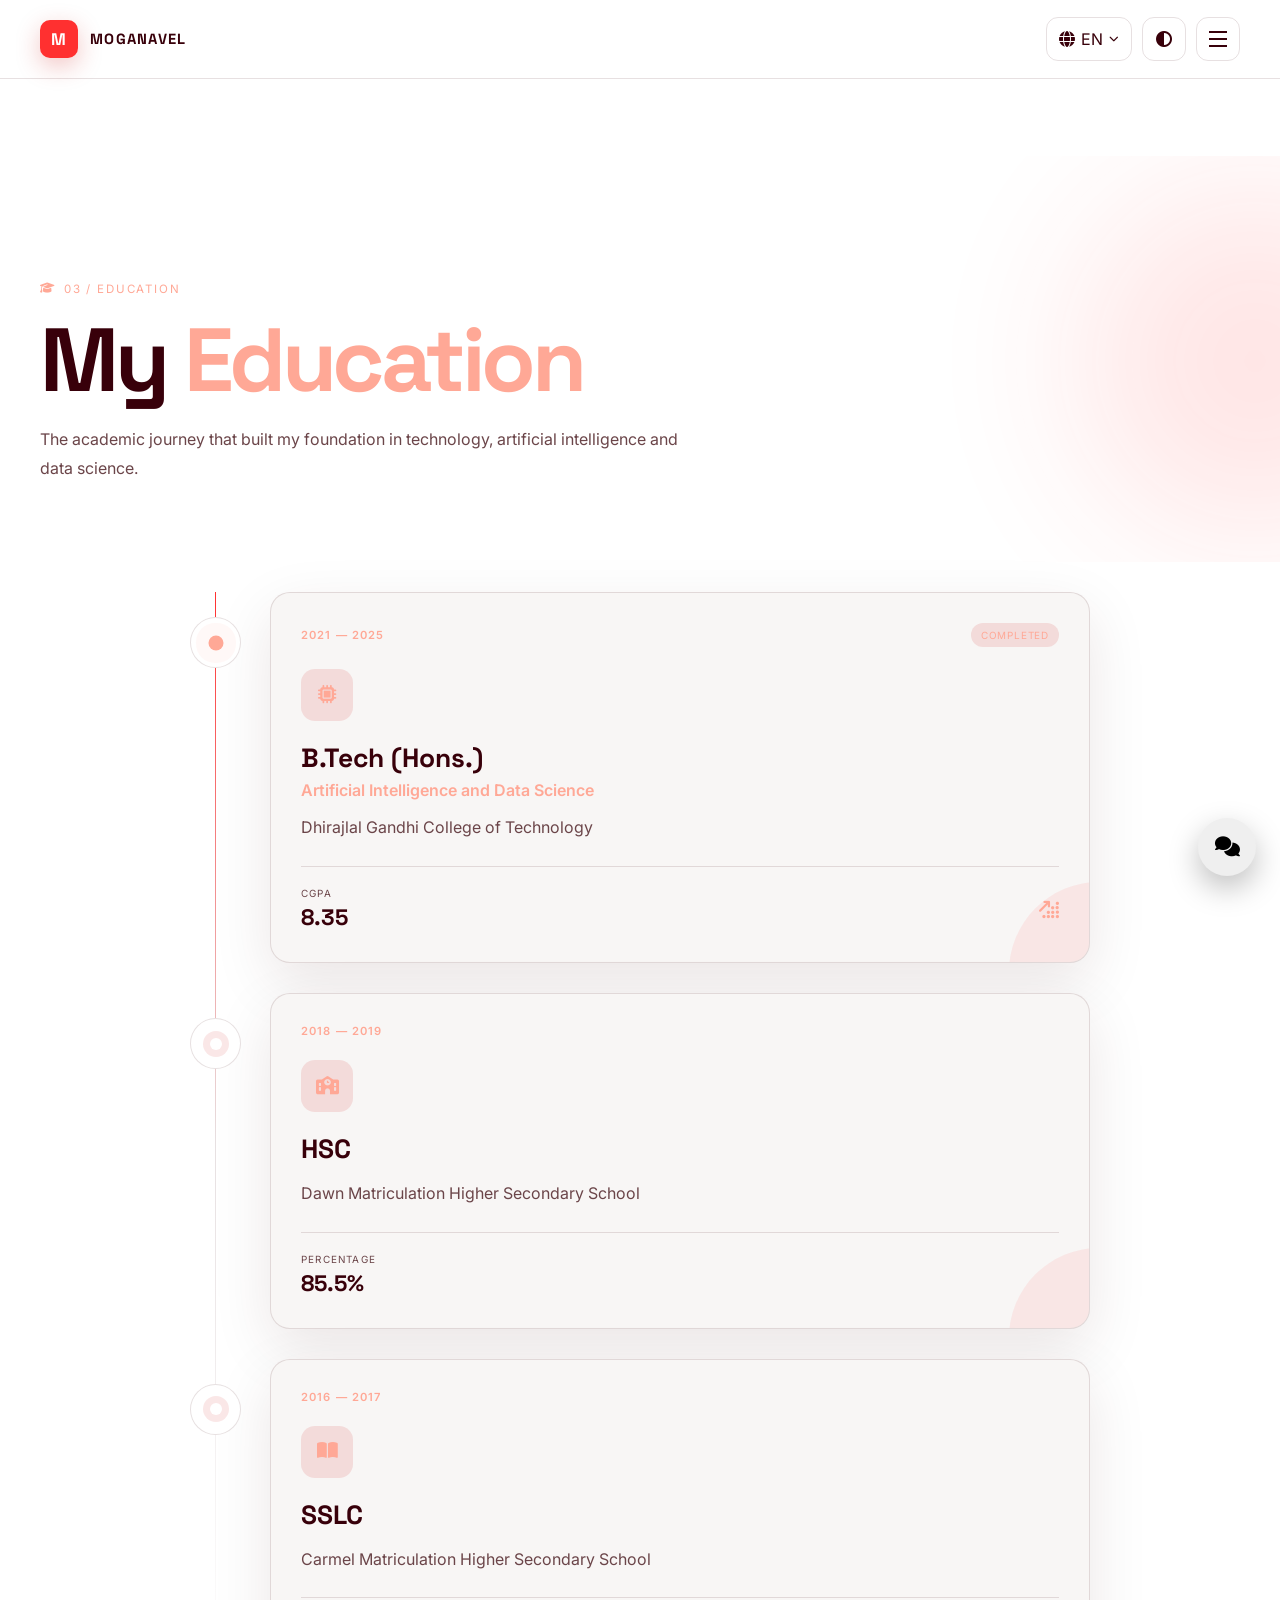
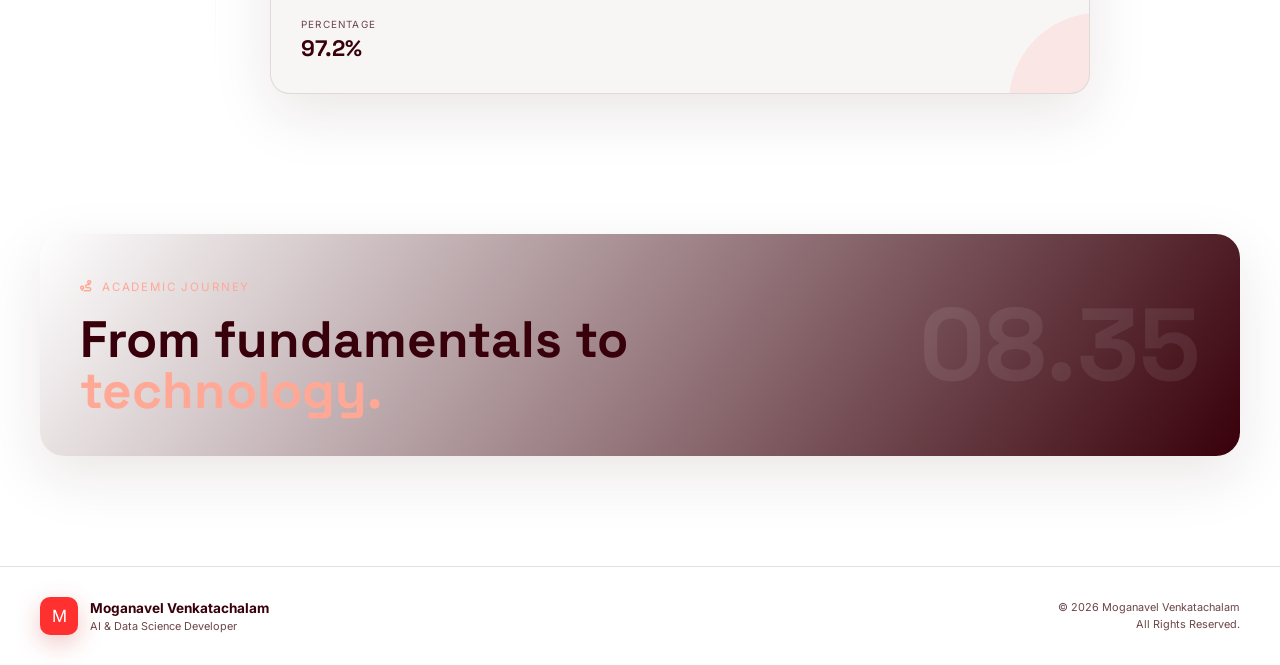
<file: pages/education.html>
<!DOCTYPE html>
<html lang="en">

<head>
    <meta charset="UTF-8">
    <meta name="viewport" content="width=device-width, initial-scale=1.0">

    <title>Education | Moganavel Venkatachalam</title>

    <meta name="description"
        content="Education journey of Moganavel Venkatachalam.">

    <link rel="stylesheet" href="../css/style.css">

    <link rel="preconnect" href="https://fonts.googleapis.com">
    <link rel="preconnect" href="https://fonts.gstatic.com" crossorigin>

    <link
        href="https://fonts.googleapis.com/css2?family=Inter:wght@400;500;600;700;800&family=Space+Grotesk:wght@400;500;600;700&display=swap"
        rel="stylesheet">

    <link rel="stylesheet"
        href="https://cdnjs.cloudflare.com/ajax/libs/font-awesome/6.7.2/css/all.min.css">
</head>

<body>

<!-- =====================================================
     HEADER
===================================================== -->

<header class="site-header">

    <div class="header-inner">

        <a href="../index.html" class="brand">
            <span class="brand-mark">M</span>
            <span class="brand-name">MOGANAVEL</span>
        </a>

        <div class="header-controls">

            <!-- LANGUAGE -->

            <div class="control-wrapper">

                <button class="header-control"
                    id="languageButton"
                    aria-label="Select language">

                    <i class="fa-solid fa-globe"></i>

                    <span id="currentLanguage">EN</span>

                    <i class="fa-solid fa-chevron-down control-arrow"></i>

                </button>

                <div class="language-dropdown"
                    id="languageDropdown">

                    <button data-language="en">
                        🇬🇧 English
                    </button>

                    <button data-language="ta">
                        🇮🇳 தமிழ்
                    </button>

                    <button data-language="hi">
                        🇮🇳 हिन्दी
                    </button>

                    <button data-language="ru">
                        🇷🇺 Русский
                    </button>

                </div>

            </div>


            <!-- THEME -->

            <button class="header-control theme-button"
                id="themeButton"
                aria-label="Change theme">

                <i class="fa-solid fa-circle-half-stroke"
                    id="themeIcon"></i>

            </button>


            <!-- MENU -->

            <button class="menu-button"
                id="menuButton"
                aria-label="Open navigation"
                aria-expanded="false">

                <span></span>
                <span></span>
                <span></span>

            </button>

        </div>

    </div>

</header>


<!-- =====================================================
     SIDE MENU
===================================================== -->

<div class="menu-overlay" id="menuOverlay"></div>

<aside class="side-menu" id="sideMenu">

    <div class="side-menu-header">

        <div>
            <span class="menu-label" data-i18n="navigation">
                Navigation
            </span>

            <h2 data-i18n="explore">
                Explore
            </h2>
        </div>

        <button class="menu-close"
            id="menuClose"
            aria-label="Close menu">

            <i class="fa-solid fa-xmark"></i>

        </button>
    </div>


    <nav class="main-navigation">

        <a href="../index.html" class="nav-link">
            <span class="nav-number">01</span>
            <span data-i18n="home">Home</span>
            <i class="fa-solid fa-arrow-right"></i>
        </a>

        <a href="about.html" class="nav-link">
            <span class="nav-number">02</span>
            <span data-i18n="about">About Me</span>
            <i class="fa-solid fa-arrow-right"></i>
        </a>

        <a href="education.html" class="nav-link active">
            <span class="nav-number">03</span>
            <span data-i18n="education">Education</span>
            <i class="fa-solid fa-arrow-right"></i>
        </a>

        <a href="experience.html" class="nav-link">
            <span class="nav-number">04</span>
            <span data-i18n="experience">Experience</span>
            <i class="fa-solid fa-arrow-right"></i>
        </a>

        <a href="skills.html" class="nav-link">
            <span class="nav-number">05</span>
            <span data-i18n="skills">Skills</span>
            <i class="fa-solid fa-arrow-right"></i>
        </a>

        <a href="projects.html" class="nav-link">
            <span class="nav-number">06</span>
            <span data-i18n="projects">Projects</span>
            <i class="fa-solid fa-arrow-right"></i>
        </a>

        <a href="achievements.html" class="nav-link">
            <span class="nav-number">07</span>
            <span data-i18n="achievements">Achievements</span>
            <i class="fa-solid fa-arrow-right"></i>
        </a>

        <a href="certificates.html" class="nav-link">
            <span class="nav-number">08</span>
            <span data-i18n="certificates">Certificates</span>
            <i class="fa-solid fa-arrow-right"></i>
        </a>

        <a href="interactive.html" class="nav-link">
            <span class="nav-number">09</span>
            <span data-i18n="interactive">Interactive Zone</span>
            <i class="fa-solid fa-arrow-right"></i>
        </a>

        <a href="contact.html" class="nav-link">
            <span class="nav-number">10</span>
            <span data-i18n="contact">Contact</span>
            <i class="fa-solid fa-arrow-right"></i>
        </a>

    </nav>


    <div class="side-menu-footer">

        <span data-i18n="menuFooter">
            Let's build something meaningful.
        </span>

        <div class="menu-socials">

            <a href="#" aria-label="GitHub">
                <i class="fa-brands fa-github"></i>
            </a>

            <a href="#" aria-label="LinkedIn">
                <i class="fa-brands fa-linkedin-in"></i>
            </a>

            <a href="#" aria-label="Email">
                <i class="fa-solid fa-envelope"></i>
            </a>

        </div>

    </div>

</aside>


<!-- =====================================================
     EDUCATION PAGE
===================================================== -->

<main class="inner-page">

    <section class="inner-hero">

        <div class="section-container">

            <span class="section-eyebrow">
                <i class="fa-solid fa-graduation-cap"></i>
                03 / Education
            </span>

            <h1>
                My <span>Education</span>
            </h1>

            <p>
                The academic journey that built my foundation
                in technology, artificial intelligence and
                data science.
            </p>

        </div>

    </section>


    <!-- EDUCATION TIMELINE -->

    <section class="education-section">

        <div class="section-container">

            <div class="education-timeline">


                <!-- BTECH -->

                <article class="education-item featured">

                    <div class="education-marker">

                        <span></span>

                    </div>


                    <div class="education-card">

                        <div class="education-card-top">

                            <span class="education-period">
                                2021 — 2025
                            </span>

                            <span class="education-status">
                                Completed
                            </span>

                        </div>


                        <div class="education-icon">

                            <i class="fa-solid fa-microchip"></i>

                        </div>


                        <h2>
                            B.Tech (Hons.)
                        </h2>

                        <h3>
                            Artificial Intelligence
                            and Data Science
                        </h3>


                        <p class="institution">
                            Dhirajlal Gandhi College
                            of Technology
                        </p>


                        <div class="education-result">

                            <div>

                                <span>
                                    CGPA
                                </span>

                                <strong>
                                    8.35
                                </strong>

                            </div>

                            <i class="fa-solid fa-arrow-up-right-dots"></i>

                        </div>

                    </div>

                </article>


                <!-- HSC -->

                <article class="education-item">

                    <div class="education-marker">

                        <span></span>

                    </div>


                    <div class="education-card">

                        <div class="education-card-top">

                            <span class="education-period">
                                2018 — 2019
                            </span>

                        </div>


                        <div class="education-icon">

                            <i class="fa-solid fa-school"></i>

                        </div>


                        <h2>
                            HSC
                        </h2>


                        <p class="institution">
                            Dawn Matriculation
                            Higher Secondary School
                        </p>


                        <div class="education-result">

                            <div>

                                <span>
                                    Percentage
                                </span>

                                <strong>
                                    85.5%
                                </strong>

                            </div>

                        </div>

                    </div>

                </article>


                <!-- SSLC -->

                <article class="education-item">

                    <div class="education-marker">

                        <span></span>

                    </div>


                    <div class="education-card">

                        <div class="education-card-top">

                            <span class="education-period">
                                2016 — 2017
                            </span>

                        </div>


                        <div class="education-icon">

                            <i class="fa-solid fa-book-open"></i>

                        </div>


                        <h2>
                            SSLC
                        </h2>


                        <p class="institution">
                            Carmel Matriculation
                            Higher Secondary School
                        </p>


                        <div class="education-result">

                            <div>

                                <span>
                                    Percentage
                                </span>

                                <strong>
                                    97.2%
                                </strong>

                            </div>

                        </div>

                    </div>

                </article>

            </div>

        </div>

    </section>


    <!-- EDUCATION SUMMARY -->

    <section class="education-summary">

        <div class="section-container">

            <div class="education-summary-card">

                <div>

                    <span class="section-eyebrow">
                        <i class="fa-solid fa-route"></i>
                        Academic Journey
                    </span>

                    <h2>
                        From fundamentals to
                        <span>technology.</span>
                    </h2>

                </div>


                <div class="education-summary-number">
                    08.35
                </div>

            </div>

        </div>

    </section>

</main>


<!-- =====================================================
     FOOTER
===================================================== -->

<footer class="site-footer">

    <div class="footer-inner">

        <div class="footer-brand">

            <span class="brand-mark">M</span>

            <div>

                <strong>
                    Moganavel Venkatachalam
                </strong>

                <span>
                    AI & Data Science Developer
                </span>

            </div>

        </div>


        <div class="footer-copy">

            <p>
                ©
                <span id="copyrightYear"></span>
                Moganavel Venkatachalam
            </p>

            <span>
                All Rights Reserved.
            </span>

        </div>

    </div>

</footer>


<script src="../js/script.js"></script>

</body>
</html>
</file>
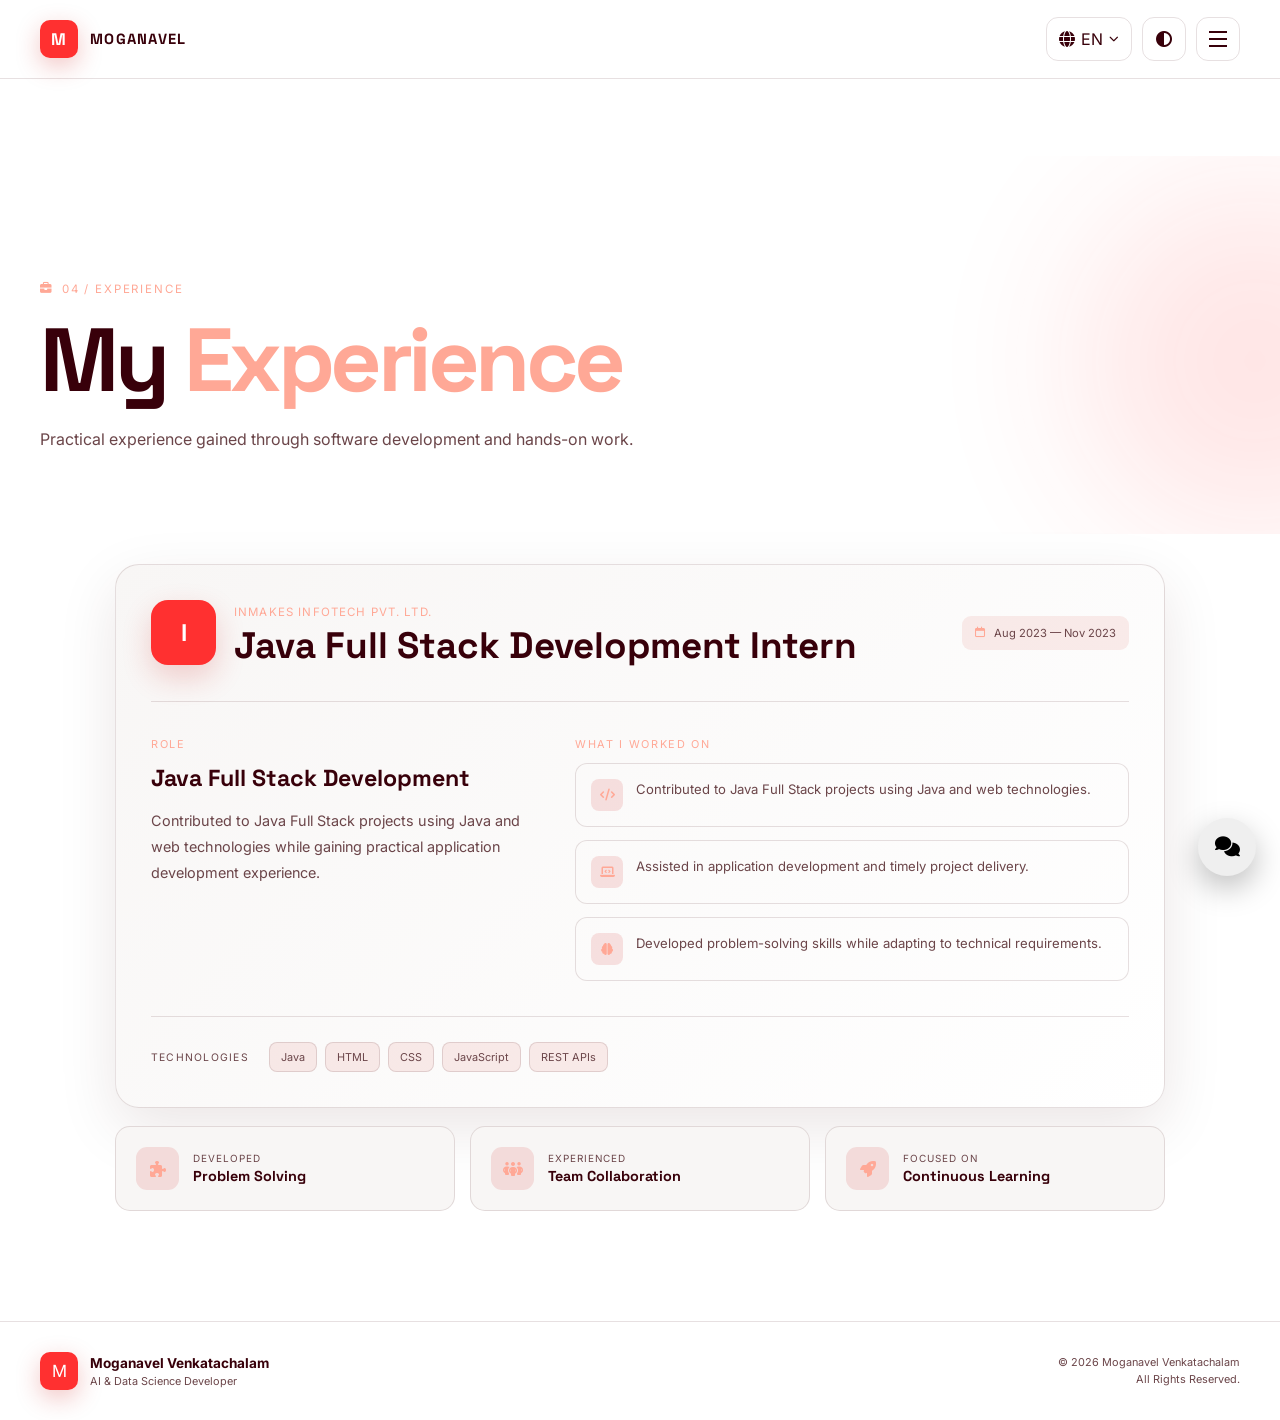
<file: pages/experience.html>
<!DOCTYPE html>
<html lang="en">

<head>

    <meta charset="UTF-8">

    <meta name="viewport"
        content="width=device-width, initial-scale=1.0">

    <title>Experience | Moganavel Venkatachalam</title>

    <meta name="description"
        content="Professional experience of Moganavel Venkatachalam.">

    <link rel="stylesheet"
        href="../css/style.css">

    <link rel="preconnect"
        href="https://fonts.googleapis.com">

    <link rel="preconnect"
        href="https://fonts.gstatic.com"
        crossorigin>

    <link
        href="https://fonts.googleapis.com/css2?family=Inter:wght@400;500;600;700;800&family=Space+Grotesk:wght@400;500;600;700&display=swap"
        rel="stylesheet">

    <link rel="stylesheet"
        href="https://cdnjs.cloudflare.com/ajax/libs/font-awesome/6.7.2/css/all.min.css">

</head>

<body>


<!-- =====================================================
     HEADER
===================================================== -->

<header class="site-header">

    <div class="header-inner">

        <a href="../index.html"
            class="brand">

            <span class="brand-mark">
                M
            </span>

            <span class="brand-name">
                MOGANAVEL
            </span>

        </a>


        <div class="header-controls">


            <!-- LANGUAGE -->

            <div class="control-wrapper">

                <button class="header-control"
                    id="languageButton"
                    aria-label="Select language">

                    <i class="fa-solid fa-globe"></i>

                    <span id="currentLanguage">
                        EN
                    </span>

                    <i class="fa-solid fa-chevron-down control-arrow"></i>

                </button>


                <div class="language-dropdown"
                    id="languageDropdown">

                    <button data-language="en">
                        🇬🇧 English
                    </button>

                    <button data-language="ta">
                        🇮🇳 தமிழ்
                    </button>

                    <button data-language="hi">
                        🇮🇳 हिन्दी
                    </button>

                    <button data-language="ru">
                        🇷🇺 Русский
                    </button>

                </div>

            </div>


            <!-- THEME -->

            <button class="header-control theme-button"
                id="themeButton"
                aria-label="Change theme">

                <i class="fa-solid fa-circle-half-stroke"
                    id="themeIcon"></i>

            </button>


            <!-- MENU -->

            <button class="menu-button"
                id="menuButton"
                aria-label="Open navigation"
                aria-expanded="false">

                <span></span>
                <span></span>
                <span></span>

            </button>

        </div>

    </div>

</header>


<!-- =====================================================
     SIDE MENU
===================================================== -->

<div class="menu-overlay"
    id="menuOverlay"></div>


<aside class="side-menu"
    id="sideMenu">


    <div class="side-menu-header">

        <div>

            <span class="menu-label"
                data-i18n="navigation">
                Navigation
            </span>

            <h2 data-i18n="explore">
                Explore
            </h2>

        </div>


        <button class="menu-close"
            id="menuClose">

            <i class="fa-solid fa-xmark"></i>

        </button>

    </div>


    <nav class="main-navigation">

        <a href="../index.html"
            class="nav-link">

            <span class="nav-number">01</span>

            <span data-i18n="home">
                Home
            </span>

            <i class="fa-solid fa-arrow-right"></i>

        </a>


        <a href="about.html"
            class="nav-link">

            <span class="nav-number">02</span>

            <span data-i18n="about">
                About Me
            </span>

            <i class="fa-solid fa-arrow-right"></i>

        </a>


        <a href="education.html"
            class="nav-link">

            <span class="nav-number">03</span>

            <span data-i18n="education">
                Education
            </span>

            <i class="fa-solid fa-arrow-right"></i>

        </a>


        <a href="experience.html"
            class="nav-link active">

            <span class="nav-number">04</span>

            <span data-i18n="experience">
                Experience
            </span>

            <i class="fa-solid fa-arrow-right"></i>

        </a>


        <a href="skills.html"
            class="nav-link">

            <span class="nav-number">05</span>

            <span data-i18n="skills">
                Skills
            </span>

            <i class="fa-solid fa-arrow-right"></i>

        </a>


        <a href="projects.html"
            class="nav-link">

            <span class="nav-number">06</span>

            <span data-i18n="projects">
                Projects
            </span>

            <i class="fa-solid fa-arrow-right"></i>

        </a>


        <a href="achievements.html"
            class="nav-link">

            <span class="nav-number">07</span>

            <span data-i18n="achievements">
                Achievements
            </span>

            <i class="fa-solid fa-arrow-right"></i>

        </a>


        <a href="certificates.html"
            class="nav-link">

            <span class="nav-number">08</span>

            <span data-i18n="certificates">
                Certificates
            </span>

            <i class="fa-solid fa-arrow-right"></i>

        </a>


        <a href="interactive.html"
            class="nav-link">

            <span class="nav-number">09</span>

            <span data-i18n="interactive">
                Interactive Zone
            </span>

            <i class="fa-solid fa-arrow-right"></i>

        </a>


        <a href="contact.html"
            class="nav-link">

            <span class="nav-number">10</span>

            <span data-i18n="contact">
                Contact
            </span>

            <i class="fa-solid fa-arrow-right"></i>

        </a>

    </nav>


    <div class="side-menu-footer">

        <span data-i18n="menuFooter">
            Let's build something meaningful.
        </span>


        <div class="menu-socials">

            <a href="#">
                <i class="fa-brands fa-github"></i>
            </a>

            <a href="#">
                <i class="fa-brands fa-linkedin-in"></i>
            </a>

            <a href="#">
                <i class="fa-solid fa-envelope"></i>
            </a>

        </div>

    </div>

</aside>


<!-- =====================================================
     EXPERIENCE
===================================================== -->

<main class="inner-page">


    <section class="inner-hero">

        <div class="section-container">

            <span class="section-eyebrow">

                <i class="fa-solid fa-briefcase"></i>

                04 / Experience

            </span>


            <h1>
                My <span>Experience</span>
            </h1>


            <p>
                Practical experience gained through
                software development and hands-on work.
            </p>

        </div>

    </section>


    <!-- EXPERIENCE CARD -->

    <section class="experience-section">

        <div class="section-container">


            <article class="experience-card">


                <div class="experience-top">


                    <div class="experience-company">

                        <div class="experience-logo">
                            I
                        </div>

                        <div>

                            <span>
                                Inmakes Infotech Pvt. Ltd.
                            </span>

                            <h2>
                                Java Full Stack
                                Development Intern
                            </h2>

                        </div>

                    </div>


                    <div class="experience-date">

                        <i class="fa-regular fa-calendar"></i>

                        <span>
                            Aug 2023 — Nov 2023
                        </span>

                    </div>

                </div>


                <div class="experience-divider"></div>


                <div class="experience-body">


                    <div class="experience-overview">

                        <span class="experience-label">
                            Role
                        </span>

                        <h3>
                            Java Full Stack
                            Development
                        </h3>

                        <p>
                            Contributed to Java Full Stack
                            projects using Java and web
                            technologies while gaining
                            practical application development
                            experience.
                        </p>

                    </div>


                    <div class="experience-responsibilities">

                        <span class="experience-label">
                            What I Worked On
                        </span>


                        <div class="responsibility-list">


                            <div class="responsibility">

                                <span class="responsibility-icon">
                                    <i class="fa-solid fa-code"></i>
                                </span>

                                <p>
                                    Contributed to Java Full
                                    Stack projects using Java
                                    and web technologies.
                                </p>

                            </div>


                            <div class="responsibility">

                                <span class="responsibility-icon">
                                    <i class="fa-solid fa-laptop-code"></i>
                                </span>

                                <p>
                                    Assisted in application
                                    development and timely
                                    project delivery.
                                </p>

                            </div>


                            <div class="responsibility">

                                <span class="responsibility-icon">
                                    <i class="fa-solid fa-brain"></i>
                                </span>

                                <p>
                                    Developed problem-solving
                                    skills while adapting to
                                    technical requirements.
                                </p>

                            </div>

                        </div>

                    </div>

                </div>


                <!-- TECHNOLOGIES -->

                <div class="experience-tech">

                    <span>
                        Technologies
                    </span>

                    <div>

                        <span>Java</span>

                        <span>HTML</span>

                        <span>CSS</span>

                        <span>JavaScript</span>

                        <span>REST APIs</span>

                    </div>

                </div>


            </article>


            <!-- EXPERIENCE MINDSET -->

            <div class="experience-bottom-grid">


                <div class="experience-mini-card">

                    <div class="experience-mini-icon">

                        <i class="fa-solid fa-puzzle-piece"></i>

                    </div>

                    <div>

                        <span>
                            Developed
                        </span>

                        <strong>
                            Problem Solving
                        </strong>

                    </div>

                </div>


                <div class="experience-mini-card">

                    <div class="experience-mini-icon">

                        <i class="fa-solid fa-people-group"></i>

                    </div>

                    <div>

                        <span>
                            Experienced
                        </span>

                        <strong>
                            Team Collaboration
                        </strong>

                    </div>

                </div>


                <div class="experience-mini-card">

                    <div class="experience-mini-icon">

                        <i class="fa-solid fa-rocket"></i>

                    </div>

                    <div>

                        <span>
                            Focused On
                        </span>

                        <strong>
                            Continuous Learning
                        </strong>

                    </div>

                </div>


            </div>

        </div>

    </section>

</main>


<!-- =====================================================
     FOOTER
===================================================== -->

<footer class="site-footer">

    <div class="footer-inner">

        <div class="footer-brand">

            <span class="brand-mark">
                M
            </span>

            <div>

                <strong>
                    Moganavel Venkatachalam
                </strong>

                <span>
                    AI & Data Science Developer
                </span>

            </div>

        </div>


        <div class="footer-copy">

            <p>
                ©
                <span id="copyrightYear"></span>
                Moganavel Venkatachalam
            </p>

            <span>
                All Rights Reserved.
            </span>

        </div>

    </div>

</footer>


<script src="../js/script.js"></script>

</body>
</html>
</file>
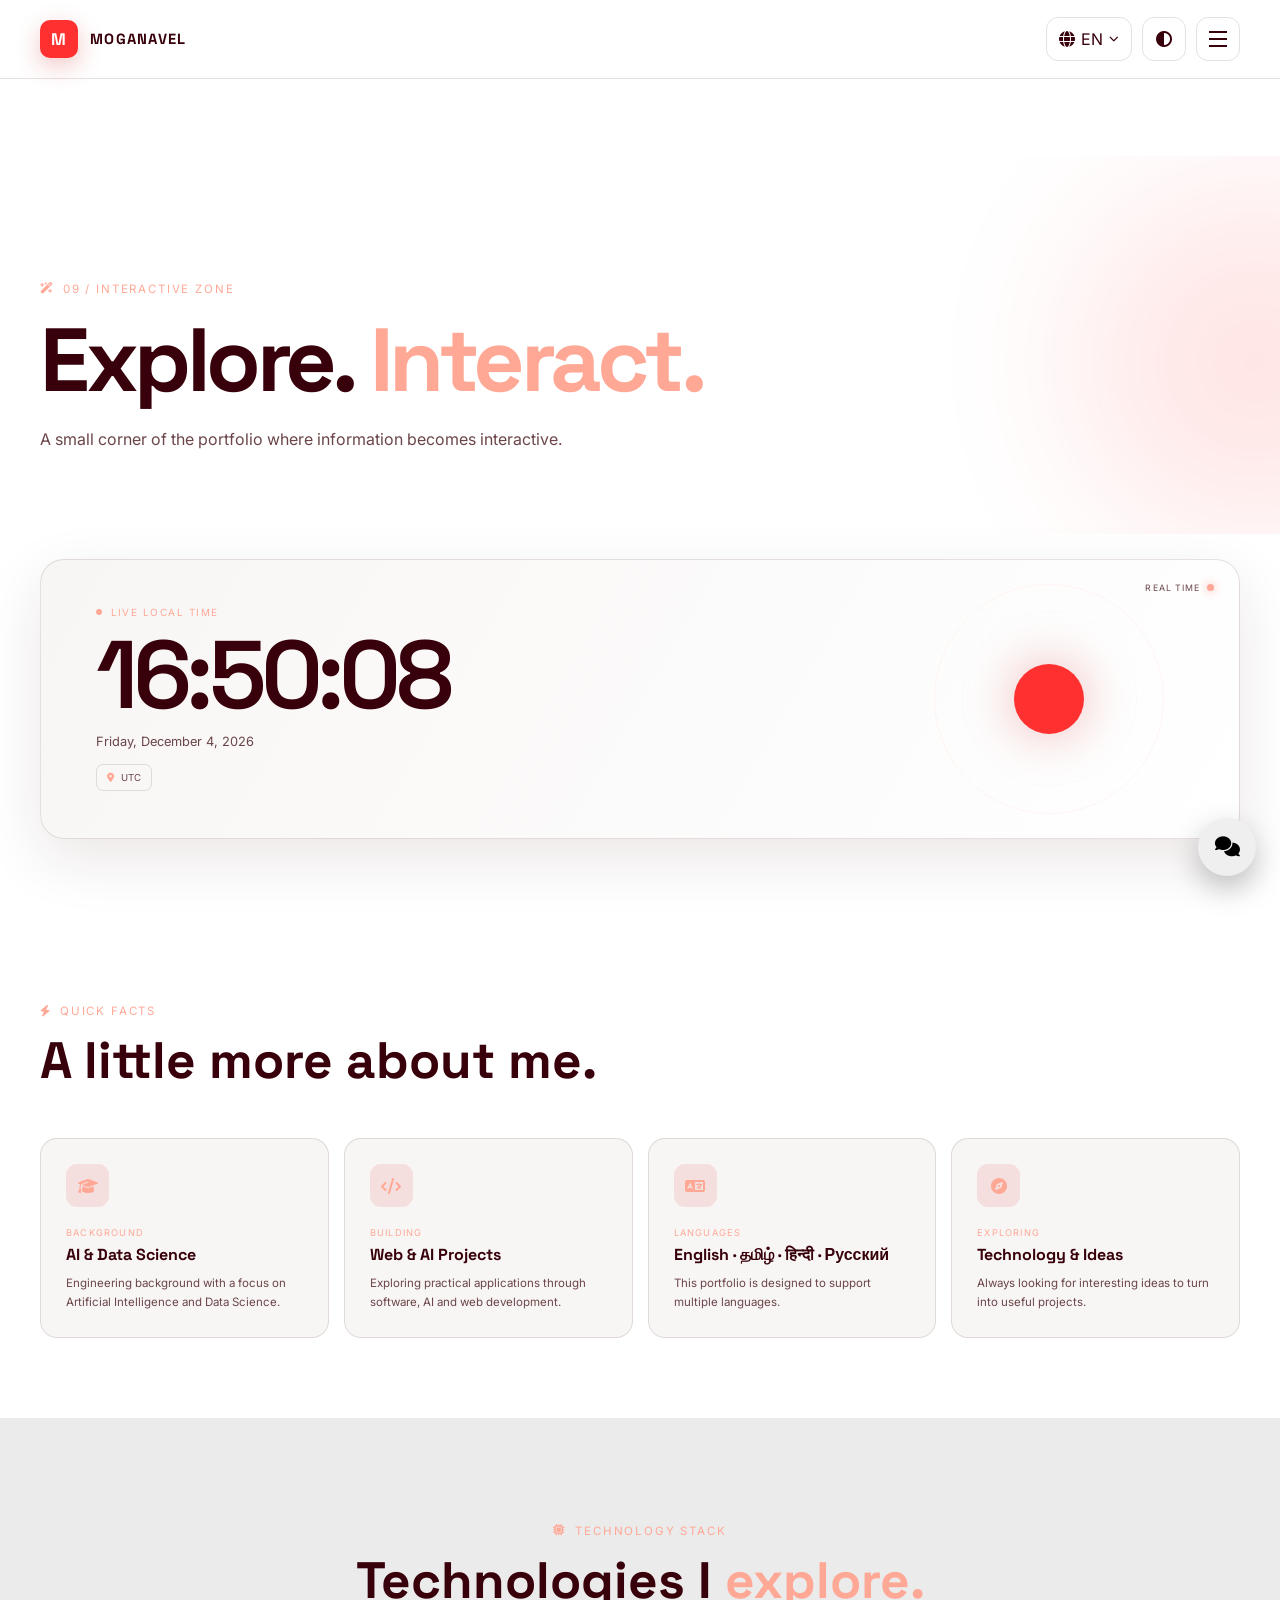
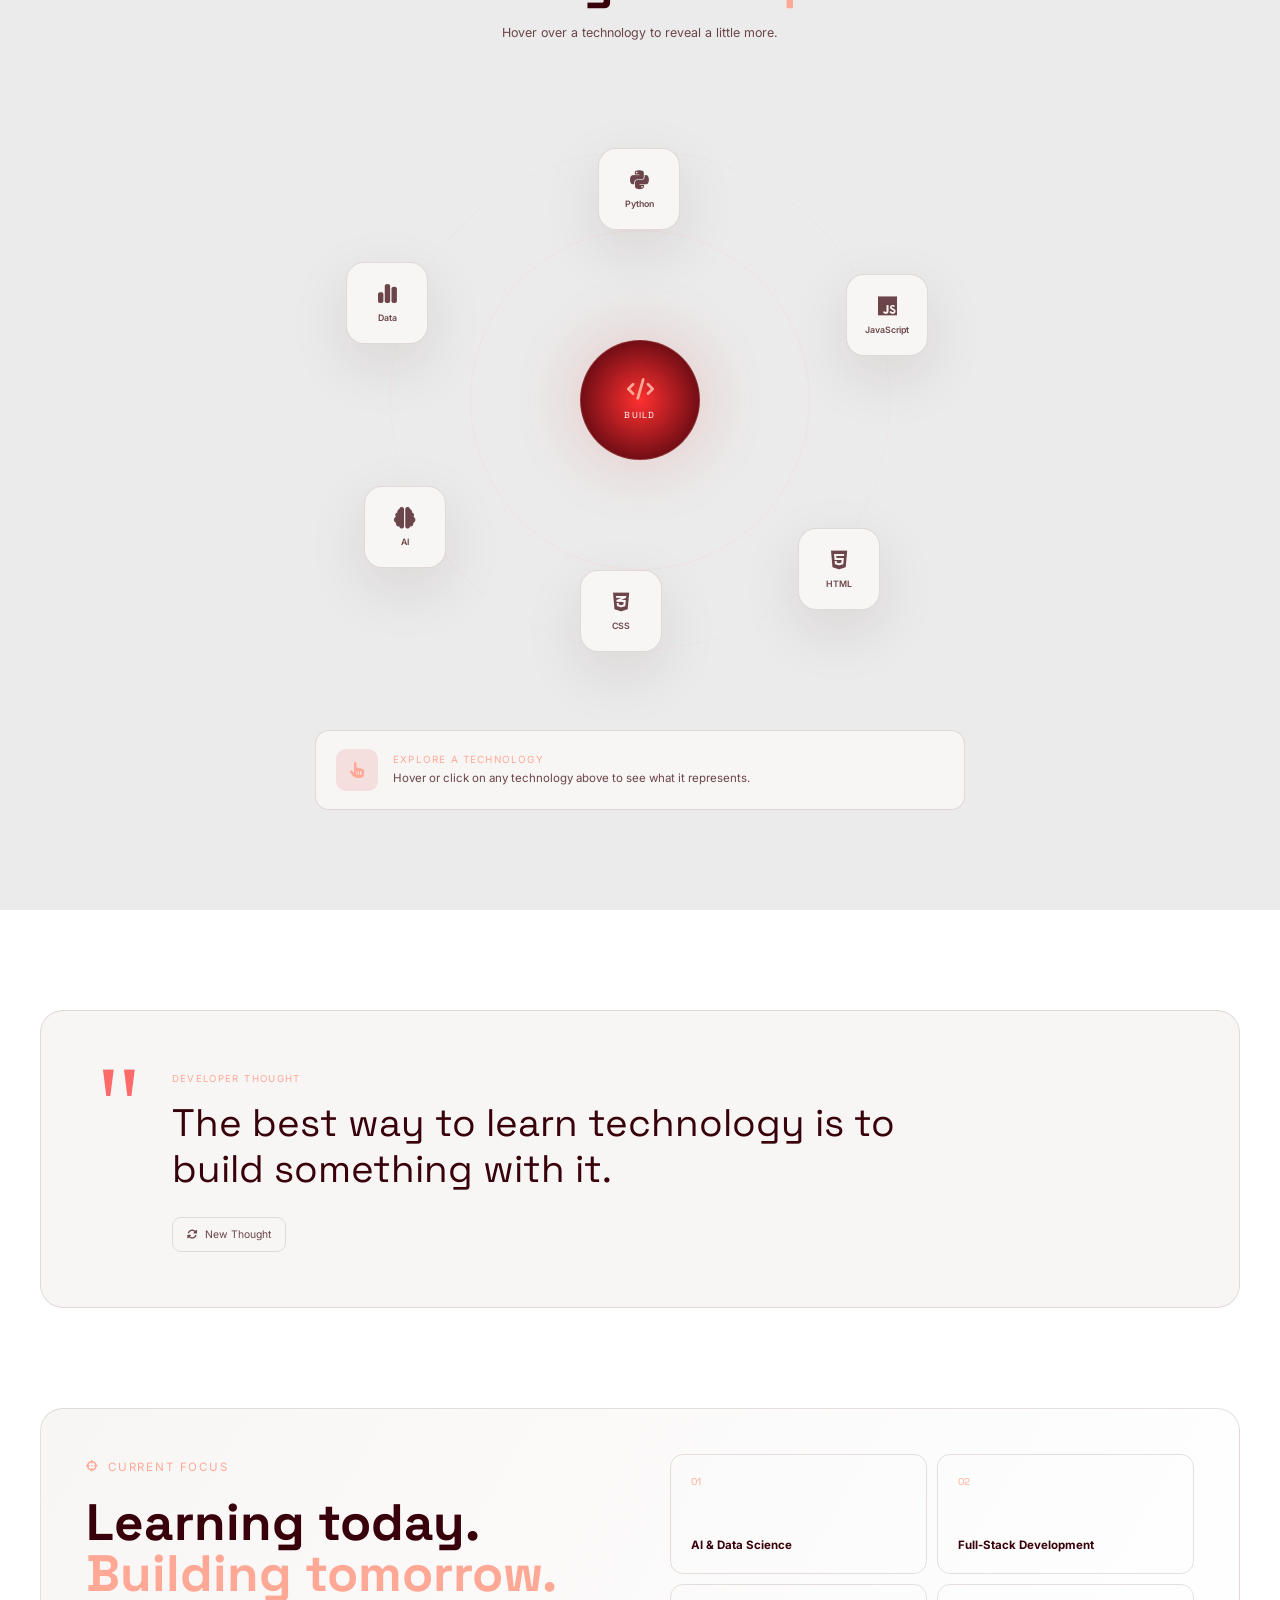
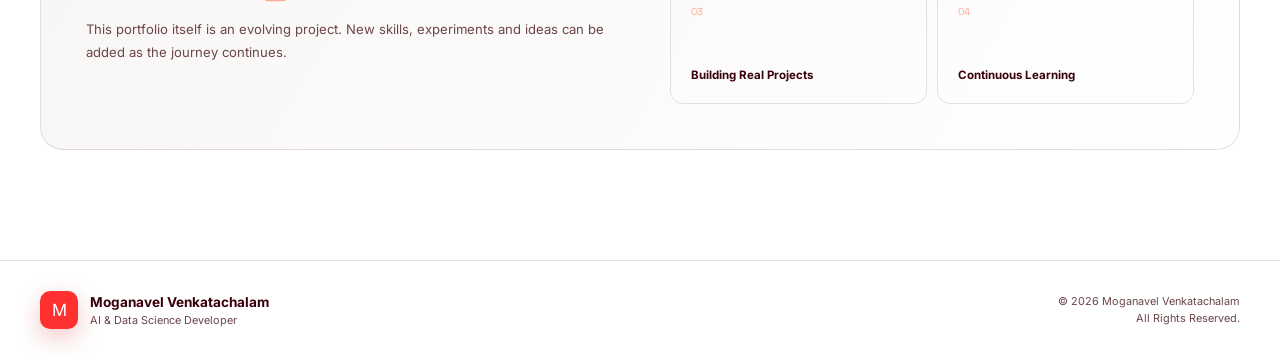
<file: pages/interactive.html>
<!DOCTYPE html>
<html lang="en">

<head>

    <meta charset="UTF-8">

    <meta name="viewport"
        content="width=device-width, initial-scale=1.0">

    <title>Interactive Zone | Moganavel Venkatachalam</title>

    <meta name="description"
        content="Interactive zone of Moganavel Venkatachalam's portfolio.">

    <link rel="stylesheet"
        href="../css/style.css">

    <link rel="preconnect"
        href="https://fonts.googleapis.com">

    <link rel="preconnect"
        href="https://fonts.gstatic.com"
        crossorigin>

    <link
        href="https://fonts.googleapis.com/css2?family=Inter:wght@400;500;600;700;800&family=Space+Grotesk:wght@400;500;600;700&display=swap"
        rel="stylesheet">

    <link
        rel="stylesheet"
        href="https://cdnjs.cloudflare.com/ajax/libs/font-awesome/6.7.2/css/all.min.css">

</head>

<body>


<!-- =====================================================
     HEADER
===================================================== -->

<header class="site-header">

    <div class="header-inner">

        <a href="../index.html"
            class="brand">

            <span class="brand-mark">
                M
            </span>

            <span class="brand-name">
                MOGANAVEL
            </span>

        </a>


        <div class="header-controls">


            <!-- LANGUAGE -->

            <div class="control-wrapper">

                <button
                    class="header-control"
                    id="languageButton"
                    aria-label="Select language">

                    <i class="fa-solid fa-globe"></i>

                    <span id="currentLanguage">
                        EN
                    </span>

                    <i
                        class="fa-solid fa-chevron-down control-arrow">
                    </i>

                </button>


                <div
                    class="language-dropdown"
                    id="languageDropdown">

                    <button data-language="en">
                        🇬🇧 English
                    </button>

                    <button data-language="ta">
                        🇮🇳 தமிழ்
                    </button>

                    <button data-language="hi">
                        🇮🇳 हिन्दी
                    </button>

                    <button data-language="ru">
                        🇷🇺 Русский
                    </button>

                </div>

            </div>


            <!-- THEME -->

            <button
                class="header-control theme-button"
                id="themeButton"
                aria-label="Change theme">

                <i
                    class="fa-solid fa-circle-half-stroke"
                    id="themeIcon">
                </i>

            </button>


            <!-- MENU -->

            <button
                class="menu-button"
                id="menuButton"
                aria-label="Open navigation"
                aria-expanded="false">

                <span></span>
                <span></span>
                <span></span>

            </button>

        </div>

    </div>

</header>


<!-- =====================================================
     SIDE MENU
===================================================== -->

<div
    class="menu-overlay"
    id="menuOverlay">
</div>


<aside
    class="side-menu"
    id="sideMenu">


    <div class="side-menu-header">

        <div>

            <span class="menu-label">
                Navigation
            </span>

            <h2>
                Explore
            </h2>

        </div>


        <button
            class="menu-close"
            id="menuClose">

            <i class="fa-solid fa-xmark"></i>

        </button>

    </div>


    <nav class="main-navigation">


        <a
            href="../index.html"
            class="nav-link">

            <span class="nav-number">01</span>

            <span>Home</span>

            <i class="fa-solid fa-arrow-right"></i>

        </a>


        <a
            href="about.html"
            class="nav-link">

            <span class="nav-number">02</span>

            <span>About Me</span>

            <i class="fa-solid fa-arrow-right"></i>

        </a>


        <a
            href="education.html"
            class="nav-link">

            <span class="nav-number">03</span>

            <span>Education</span>

            <i class="fa-solid fa-arrow-right"></i>

        </a>


        <a
            href="experience.html"
            class="nav-link">

            <span class="nav-number">04</span>

            <span>Experience</span>

            <i class="fa-solid fa-arrow-right"></i>

        </a>


        <a
            href="skills.html"
            class="nav-link">

            <span class="nav-number">05</span>

            <span>Skills</span>

            <i class="fa-solid fa-arrow-right"></i>

        </a>


        <a
            href="projects.html"
            class="nav-link">

            <span class="nav-number">06</span>

            <span>Projects</span>

            <i class="fa-solid fa-arrow-right"></i>

        </a>


        <a
            href="achievements.html"
            class="nav-link">

            <span class="nav-number">07</span>

            <span>Achievements</span>

            <i class="fa-solid fa-arrow-right"></i>

        </a>


        <a
            href="certificates.html"
            class="nav-link">

            <span class="nav-number">08</span>

            <span>Certificates</span>

            <i class="fa-solid fa-arrow-right"></i>

        </a>


        <a
            href="interactive.html"
            class="nav-link active">

            <span class="nav-number">09</span>

            <span>Interactive Zone</span>

            <i class="fa-solid fa-arrow-right"></i>

        </a>


        <a
            href="contact.html"
            class="nav-link">

            <span class="nav-number">10</span>

            <span>Contact</span>

            <i class="fa-solid fa-arrow-right"></i>

        </a>

    </nav>


    <div class="side-menu-footer">

        <span>
            Let's build something meaningful.
        </span>


        <div class="menu-socials">

            <a href="#">
                <i class="fa-brands fa-github"></i>
            </a>

            <a href="#">
                <i class="fa-brands fa-linkedin-in"></i>
            </a>

            <a href="#">
                <i class="fa-solid fa-envelope"></i>
            </a>

        </div>

    </div>

</aside>


<!-- =====================================================
     INTERACTIVE PAGE
===================================================== -->

<main class="inner-page">


    <!-- HERO -->

    <section class="inner-hero">

        <div class="section-container">

            <span class="section-eyebrow">

                <i class="fa-solid fa-wand-magic-sparkles"></i>

                09 / Interactive Zone

            </span>


            <h1>
                Explore. <span>Interact.</span>
            </h1>


            <p>
                A small corner of the portfolio where
                information becomes interactive.
            </p>

        </div>

    </section>


    <!-- =================================================
         LIVE CLOCK
    ================================================== -->

    <section class="live-clock-section">

        <div class="section-container">


            <div class="live-clock-card">


                <div class="clock-decoration">

                    <div class="clock-ring ring-one"></div>

                    <div class="clock-ring ring-two"></div>

                    <div class="clock-dot"></div>

                </div>


                <div class="clock-content">

                    <span class="clock-label">

                        <i class="fa-solid fa-circle"></i>

                        Live Local Time

                    </span>


                    <div
                        class="live-time"
                        id="liveTime">

                        00:00:00

                    </div>


                    <div
                        class="live-date"
                        id="liveDate">

                        Loading date...

                    </div>


                    <div class="timezone">

                        <i class="fa-solid fa-location-dot"></i>

                        <span id="timeZone">
                            Detecting timezone...
                        </span>

                    </div>

                </div>


                <div class="clock-status">

                    <span>
                        REAL TIME
                    </span>

                    <div class="status-dot"></div>

                </div>

            </div>

        </div>

    </section>


    <!-- =================================================
         QUICK FACTS
    ================================================== -->

    <section class="interactive-facts">

        <div class="section-container">


            <div class="section-heading">

                <span class="section-eyebrow">

                    <i class="fa-solid fa-bolt"></i>

                    Quick Facts

                </span>


                <h2>
                    A little more
                    <span>about me.</span>
                </h2>

            </div>


            <div class="fact-grid">


                <div class="fact-card">

                    <div class="fact-icon">

                        <i class="fa-solid fa-graduation-cap"></i>

                    </div>

                    <span>
                        Background
                    </span>

                    <strong>
                        AI & Data Science
                    </strong>

                    <p>
                        Engineering background with a
                        focus on Artificial Intelligence
                        and Data Science.
                    </p>

                </div>


                <div class="fact-card">

                    <div class="fact-icon">

                        <i class="fa-solid fa-code"></i>

                    </div>

                    <span>
                        Building
                    </span>

                    <strong>
                        Web & AI Projects
                    </strong>

                    <p>
                        Exploring practical applications
                        through software, AI and web
                        development.
                    </p>

                </div>


                <div class="fact-card">

                    <div class="fact-icon">

                        <i class="fa-solid fa-language"></i>

                    </div>

                    <span>
                        Languages
                    </span>

                    <strong>
                        English · தமிழ் · हिन्दी · Русский
                    </strong>

                    <p>
                        This portfolio is designed to
                        support multiple languages.
                    </p>

                </div>


                <div class="fact-card">

                    <div class="fact-icon">

                        <i class="fa-solid fa-compass"></i>

                    </div>

                    <span>
                        Exploring
                    </span>

                    <strong>
                        Technology & Ideas
                    </strong>

                    <p>
                        Always looking for interesting
                        ideas to turn into useful projects.
                    </p>

                </div>


            </div>

        </div>

    </section>


    <!-- =================================================
         TECH INTERACTION
    ================================================== -->

    <section class="tech-interaction">

        <div class="section-container">


            <div class="section-heading centered-heading">

                <span class="section-eyebrow">

                    <i class="fa-solid fa-microchip"></i>

                    Technology Stack

                </span>


                <h2>
                    Technologies I
                    <span>explore.</span>
                </h2>


                <p>
                    Hover over a technology to reveal
                    a little more.
                </p>

            </div>


            <div class="tech-orbit">


                <div class="orbit-ring orbit-ring-one"></div>

                <div class="orbit-ring orbit-ring-two"></div>


                <div class="orbit-center">

                    <i class="fa-solid fa-code"></i>

                    <span>
                        BUILD
                    </span>

                </div>


                <!-- PYTHON -->

                <button
                    class="tech-node tech-python"
                    data-tech="Python"
                    data-description="Programming language used across AI, Data Science and automation projects."
                    data-icon="fa-brands fa-python">

                    <i class="fa-brands fa-python"></i>

                    <span>
                        Python
                    </span>

                </button>


                <!-- JAVASCRIPT -->

                <button
                    class="tech-node tech-js"
                    data-tech="JavaScript"
                    data-description="Used for interactive and responsive web applications."
                    data-icon="fa-brands fa-js">

                    <i class="fa-brands fa-js"></i>

                    <span>
                        JavaScript
                    </span>

                </button>


                <!-- HTML -->

                <button
                    class="tech-node tech-html"
                    data-tech="HTML"
                    data-description="The structural foundation of the web interfaces I build."
                    data-icon="fa-brands fa-html5">

                    <i class="fa-brands fa-html5"></i>

                    <span>
                        HTML
                    </span>

                </button>


                <!-- CSS -->

                <button
                    class="tech-node tech-css"
                    data-tech="CSS"
                    data-description="Used to create responsive layouts, animations and visual experiences."
                    data-icon="fa-brands fa-css3-alt">

                    <i class="fa-brands fa-css3-alt"></i>

                    <span>
                        CSS
                    </span>

                </button>


                <!-- AI -->

                <button
                    class="tech-node tech-ai"
                    data-tech="Artificial Intelligence"
                    data-description="A major area of interest across machine learning and intelligent applications."
                    data-icon="fa-solid fa-brain">

                    <i class="fa-solid fa-brain"></i>

                    <span>
                        AI
                    </span>

                </button>


                <!-- DATA -->

                <button
                    class="tech-node tech-data"
                    data-tech="Data Science"
                    data-description="Working with data, analysis, patterns and meaningful insights."
                    data-icon="fa-solid fa-chart-simple">

                    <i class="fa-solid fa-chart-simple"></i>

                    <span>
                        Data
                    </span>

                </button>


            </div>


            <!-- TECH DESCRIPTION -->

            <div
                class="tech-description"
                id="techDescription">

                <div class="tech-description-icon">

                    <i
                        class="fa-solid fa-hand-pointer"
                        id="techDescriptionIcon">
                    </i>

                </div>


                <div>

                    <span id="techDescriptionTitle">
                        Explore a technology
                    </span>

                    <p id="techDescriptionText">
                        Hover or click on any technology
                        above to see what it represents.
                    </p>

                </div>

            </div>

        </div>

    </section>


    <!-- =================================================
         DEVELOPER QUOTE
    ================================================== -->

    <section class="developer-quote-section">

        <div class="section-container">


            <div class="developer-quote-card">


                <div class="quote-mark">
                    "
                </div>


                <div class="quote-content">

                    <span>
                        Developer Thought
                    </span>


                    <blockquote id="developerQuote">

                        The best way to learn technology
                        is to build something with it.

                    </blockquote>


                    <button
                        id="newQuoteButton"
                        class="new-quote-button">

                        <i class="fa-solid fa-rotate"></i>

                        New Thought

                    </button>

                </div>


            </div>

        </div>

    </section>


    <!-- =================================================
         CURRENT FOCUS
    ================================================== -->

    <section class="current-focus-section">

        <div class="section-container">


            <div class="current-focus-card">


                <div class="focus-left">

                    <span class="section-eyebrow">

                        <i class="fa-solid fa-crosshairs"></i>

                        Current Focus

                    </span>


                    <h2>
                        Learning today.
                        <span>Building tomorrow.</span>
                    </h2>


                    <p>
                        This portfolio itself is an evolving
                        project. New skills, experiments and
                        ideas can be added as the journey
                        continues.
                    </p>

                </div>


                <div class="focus-right">


                    <div class="focus-item">

                        <span>
                            01
                        </span>

                        <strong>
                            AI & Data Science
                        </strong>

                    </div>


                    <div class="focus-item">

                        <span>
                            02
                        </span>

                        <strong>
                            Full-Stack Development
                        </strong>

                    </div>


                    <div class="focus-item">

                        <span>
                            03
                        </span>

                        <strong>
                            Building Real Projects
                        </strong>

                    </div>


                    <div class="focus-item">

                        <span>
                            04
                        </span>

                        <strong>
                            Continuous Learning
                        </strong>

                    </div>


                </div>

            </div>

        </div>

    </section>


</main>


<!-- =====================================================
     FOOTER
===================================================== -->

<footer class="site-footer">

    <div class="footer-inner">


        <div class="footer-brand">

            <span class="brand-mark">
                M
            </span>


            <div>

                <strong>
                    Moganavel Venkatachalam
                </strong>

                <span>
                    AI & Data Science Developer
                </span>

            </div>

        </div>


        <div class="footer-copy">

            <p>

                ©
                <span id="copyrightYear"></span>
                Moganavel Venkatachalam

            </p>


            <span>
                All Rights Reserved.
            </span>

        </div>


    </div>

</footer>


<script src="../js/script.js"></script>

</body>

</html>
</file>
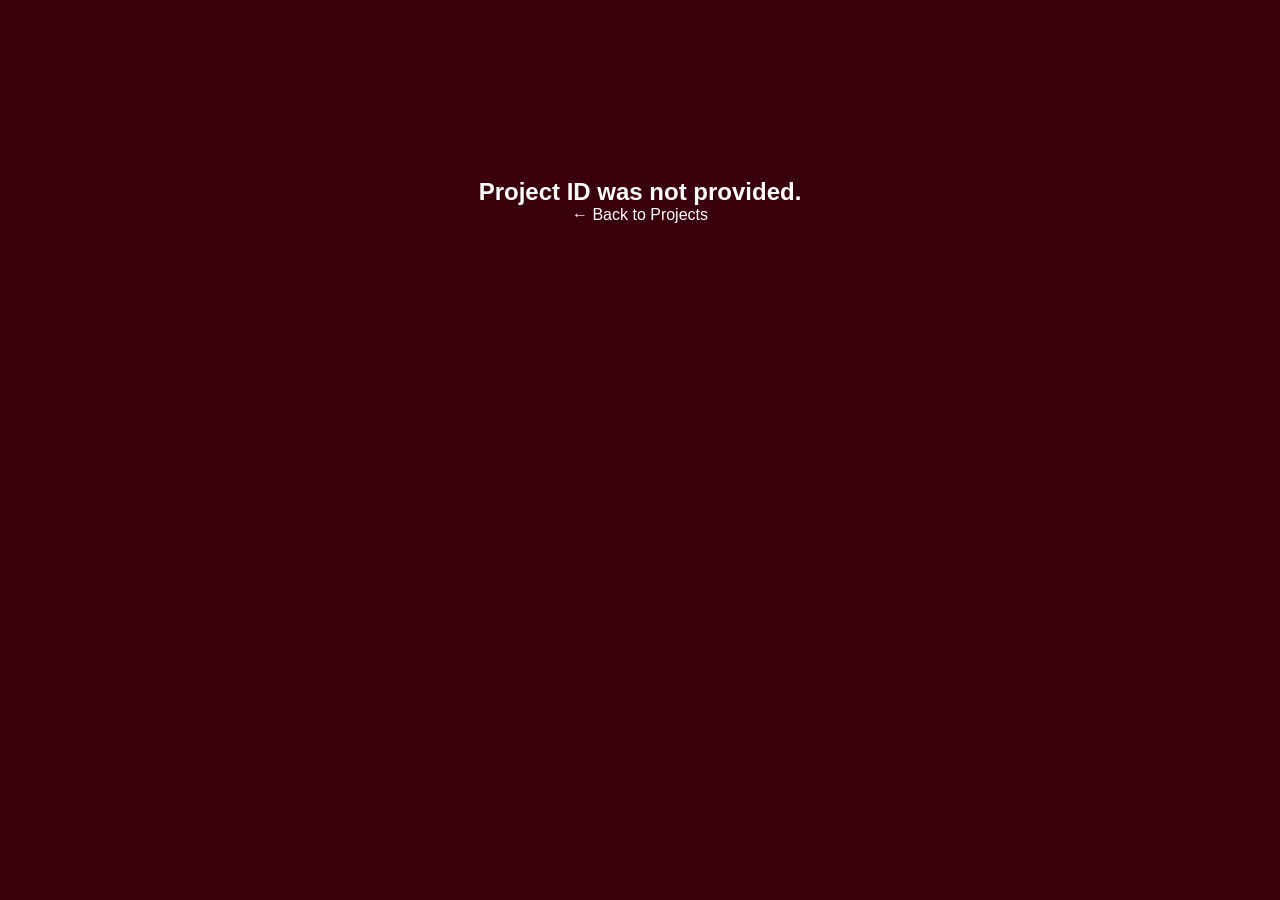
<file: pages/project-details.html>
<!DOCTYPE html>
<html lang="en">

<head>
    <meta charset="UTF-8">
    <meta name="viewport" content="width=device-width, initial-scale=1.0">

    <title>Project Details | Moganavel Venkatachalam</title>

    <link rel="stylesheet" href="../css/style.css">

    <link
            rel="stylesheet"
            href="https://cdnjs.cloudflare.com/ajax/libs/font-awesome/6.5.2/css/all.min.css"
    >

    <style>
        .project-details-page {
            max-width: 1100px;
            margin: 0 auto;
            padding: 120px 30px 80px;
        }

        .project-details-back {
            display: inline-flex;
            align-items: center;
            gap: 8px;
            margin-bottom: 30px;
            text-decoration: none;
        }

        .project-details-image {
            width: 100%;
            max-height: 520px;
            object-fit: cover;
            border-radius: 20px;
            display: block;
            margin-bottom: 35px;
        }

        .project-details-category {
            display: inline-block;
            margin-bottom: 12px;
        }

        .project-details-title {
            margin: 0 0 20px;
        }

        .project-details-description {
            line-height: 1.8;
            margin-bottom: 30px;
        }

        .project-details-tech {
            display: flex;
            flex-wrap: wrap;
            gap: 10px;
            margin-bottom: 30px;
        }

        .project-details-tech span {
            padding: 8px 14px;
            border: 1px solid currentColor;
            border-radius: 20px;
        }

        .project-details-stats {
            display: flex;
            align-items: center;
            gap: 20px;
            margin-bottom: 30px;
        }

        .project-details-like {
            background: none;
            border: none;
            color: inherit;
            font: inherit;
            cursor: pointer;
            display: inline-flex;
            align-items: center;
            gap: 7px;
        }

        .project-details-like i,
        .project-details-view i {
            color: white;
        }

        .project-details-actions {
            display: flex;
            flex-wrap: wrap;
            gap: 15px;
        }

        .project-details-loading,
        .project-details-error {
            text-align: center;
            padding: 100px 20px;
        }
    </style>
</head>

<body>

<main id="projectDetails">

    <div class="project-details-loading">
        Loading project...
    </div>

</main>


<script src="../js/project-details.js"></script>

</body>

</html>
</file>
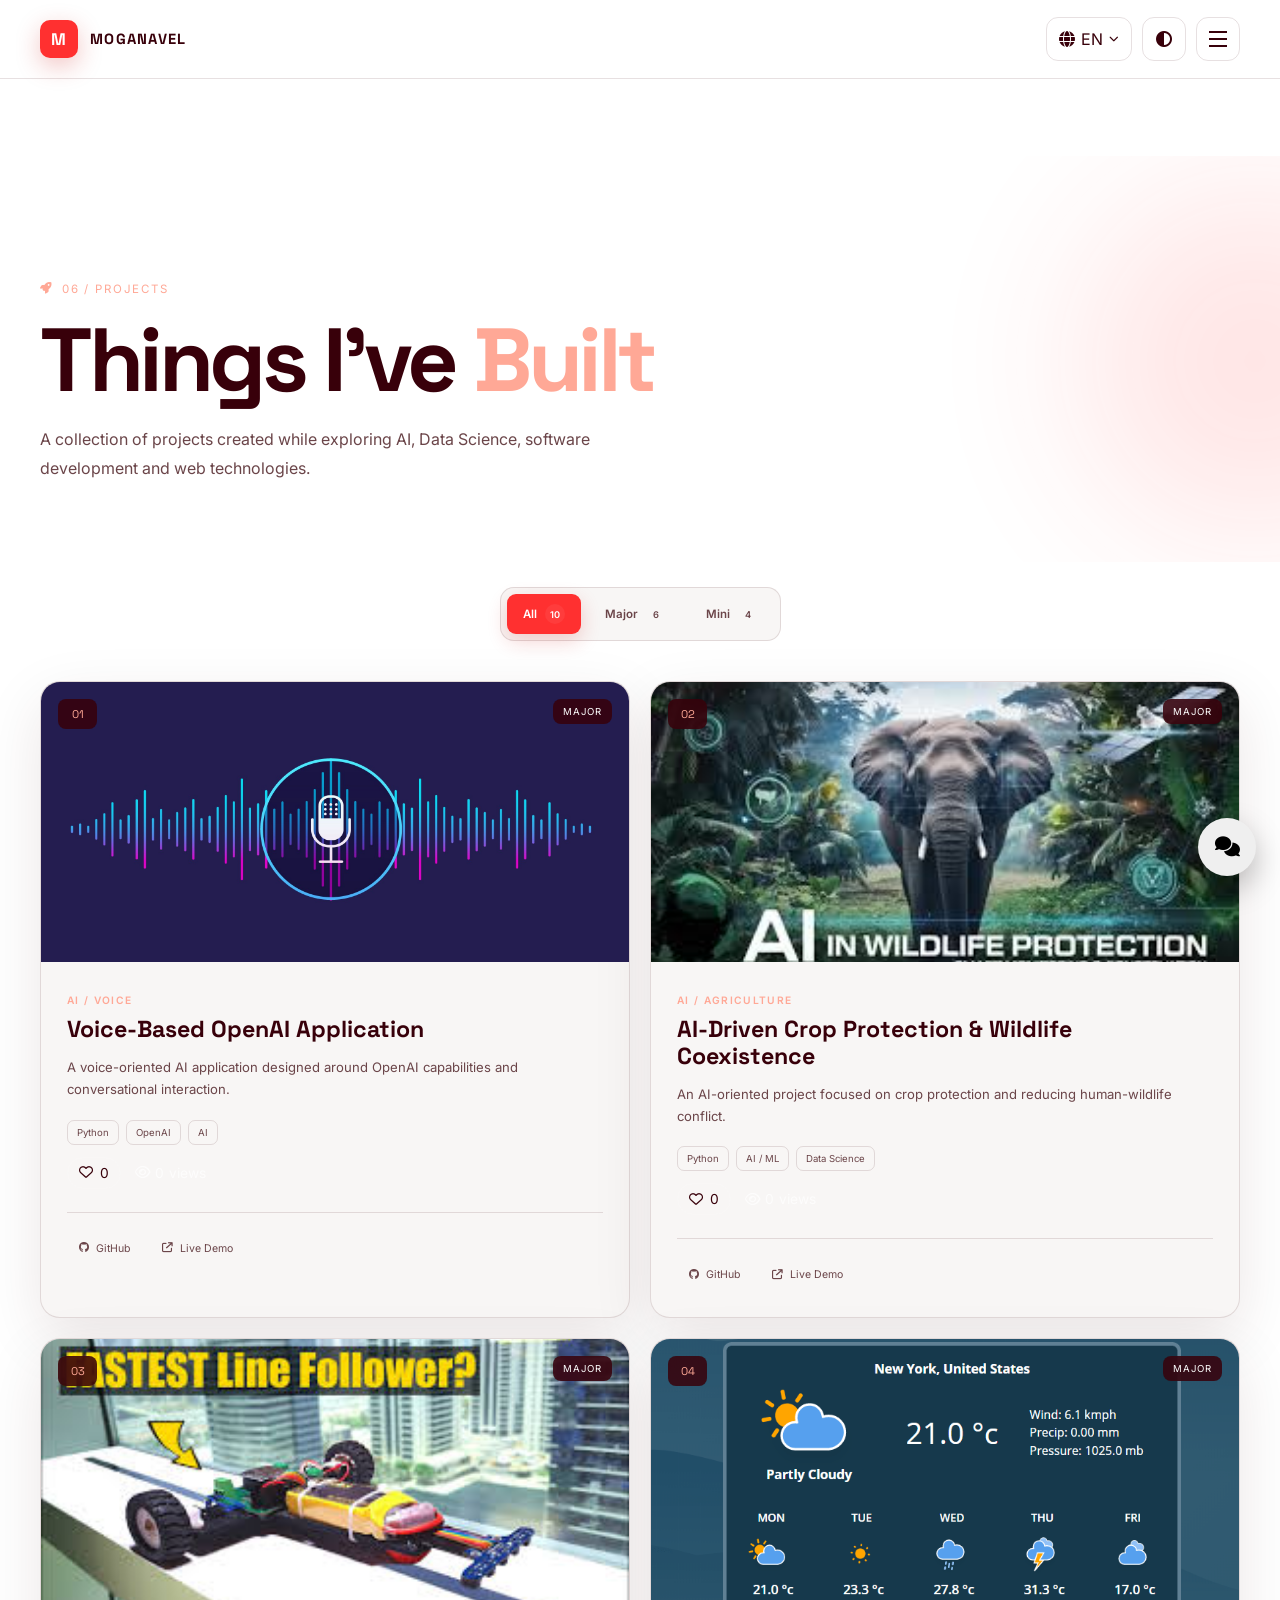
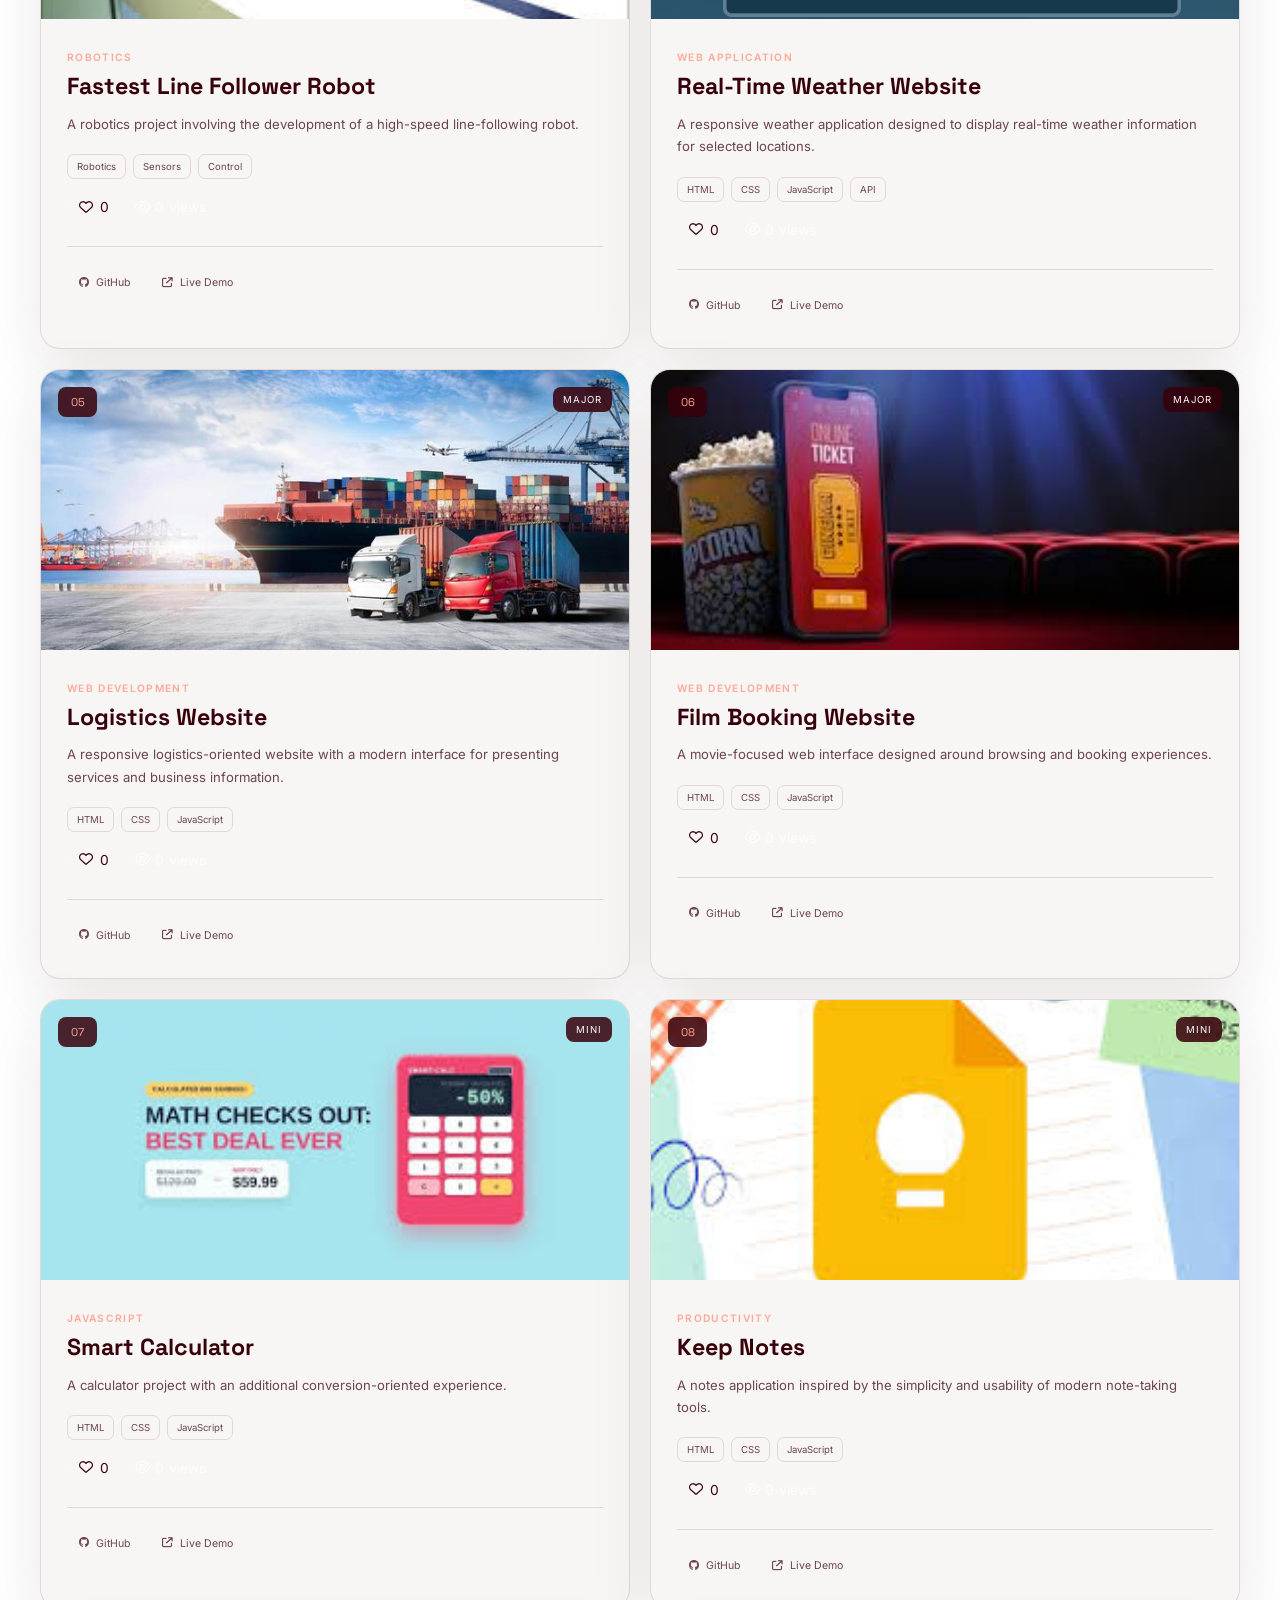
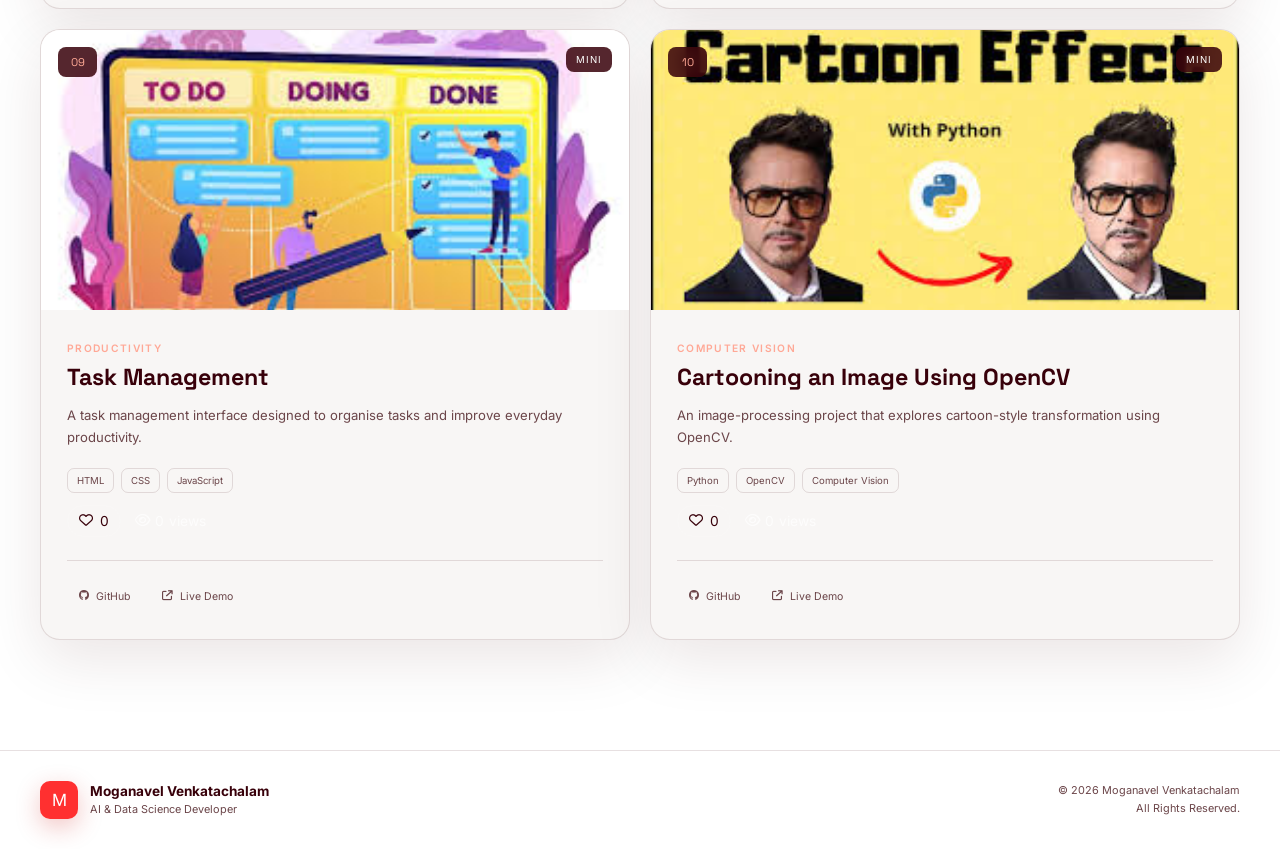
<file: pages/projects.html>
<!DOCTYPE html>
<html lang="en">

<head>

    <meta charset="UTF-8">

    <meta name="viewport"
        content="width=device-width, initial-scale=1.0">

    <title>Projects | Moganavel Venkatachalam</title>

    <meta name="description"
        content="Projects by Moganavel Venkatachalam - AI, Data Science and Web Development.">

    <link rel="stylesheet"
        href="../css/style.css">

    <link rel="preconnect"
        href="https://fonts.googleapis.com">

    <link rel="preconnect"
        href="https://fonts.gstatic.com"
        crossorigin>

    <link
        href="https://fonts.googleapis.com/css2?family=Inter:wght@400;500;600;700;800&family=Space+Grotesk:wght@400;500;600;700&display=swap"
        rel="stylesheet">

    <link rel="stylesheet"
        href="https://cdnjs.cloudflare.com/ajax/libs/font-awesome/6.7.2/css/all.min.css">

</head>

<body>


<!-- =====================================================
     HEADER
===================================================== -->

<header class="site-header">

    <div class="header-inner">

        <a href="../index.html"
            class="brand">

            <span class="brand-mark">
                M
            </span>

            <span class="brand-name">
                MOGANAVEL
            </span>

        </a>


        <div class="header-controls">

            <!-- LANGUAGE -->

            <div class="control-wrapper">

                <button class="header-control"
                    id="languageButton"
                    aria-label="Select language">

                    <i class="fa-solid fa-globe"></i>

                    <span id="currentLanguage">
                        EN
                    </span>

                    <i class="fa-solid fa-chevron-down control-arrow"></i>

                </button>


                <div class="language-dropdown"
                    id="languageDropdown">

                    <button data-language="en">
                        🇬🇧 English
                    </button>

                    <button data-language="ta">
                        🇮🇳 தமிழ்
                    </button>

                    <button data-language="hi">
                        🇮🇳 हिन्दी
                    </button>

                    <button data-language="ru">
                        🇷🇺 Русский
                    </button>

                </div>

            </div>


            <!-- THEME -->

            <button class="header-control theme-button"
                id="themeButton"
                aria-label="Change theme">

                <i class="fa-solid fa-circle-half-stroke"
                    id="themeIcon"></i>

            </button>


            <!-- MENU -->

            <button class="menu-button"
                id="menuButton"
                aria-label="Open navigation"
                aria-expanded="false">

                <span></span>
                <span></span>
                <span></span>

            </button>

        </div>

    </div>

</header>


<!-- =====================================================
     SIDE MENU
===================================================== -->

<div class="menu-overlay"
    id="menuOverlay"></div>


<aside class="side-menu"
    id="sideMenu">

    <div class="side-menu-header">

        <div>

            <span class="menu-label"
                data-i18n="navigation">
                Navigation
            </span>

            <h2 data-i18n="explore">
                Explore
            </h2>

        </div>


        <button class="menu-close"
            id="menuClose">

            <i class="fa-solid fa-xmark"></i>

        </button>

    </div>


    <nav class="main-navigation">

        <a href="../index.html"
            class="nav-link">

            <span class="nav-number">01</span>

            <span data-i18n="home">
                Home
            </span>

            <i class="fa-solid fa-arrow-right"></i>

        </a>


        <a href="about.html"
            class="nav-link">

            <span class="nav-number">02</span>

            <span data-i18n="about">
                About Me
            </span>

            <i class="fa-solid fa-arrow-right"></i>

        </a>


        <a href="education.html"
            class="nav-link">

            <span class="nav-number">03</span>

            <span data-i18n="education">
                Education
            </span>

            <i class="fa-solid fa-arrow-right"></i>

        </a>


        <a href="experience.html"
            class="nav-link">

            <span class="nav-number">04</span>

            <span data-i18n="experience">
                Experience
            </span>

            <i class="fa-solid fa-arrow-right"></i>

        </a>


        <a href="skills.html"
            class="nav-link">

            <span class="nav-number">05</span>

            <span data-i18n="skills">
                Skills
            </span>

            <i class="fa-solid fa-arrow-right"></i>

        </a>


        <a href="projects.html"
            class="nav-link active">

            <span class="nav-number">06</span>

            <span data-i18n="projects">
                Projects
            </span>

            <i class="fa-solid fa-arrow-right"></i>

        </a>


        <a href="achievements.html"
            class="nav-link">

            <span class="nav-number">07</span>

            <span data-i18n="achievements">
                Achievements
            </span>

            <i class="fa-solid fa-arrow-right"></i>

        </a>


        <a href="certificates.html"
            class="nav-link">

            <span class="nav-number">08</span>

            <span data-i18n="certificates">
                Certificates
            </span>

            <i class="fa-solid fa-arrow-right"></i>

        </a>


        <a href="interactive.html"
            class="nav-link">

            <span class="nav-number">09</span>

            <span data-i18n="interactive">
                Interactive Zone
            </span>

            <i class="fa-solid fa-arrow-right"></i>

        </a>


        <a href="contact.html"
            class="nav-link">

            <span class="nav-number">10</span>

            <span data-i18n="contact">
                Contact
            </span>

            <i class="fa-solid fa-arrow-right"></i>

        </a>

    </nav>


    <div class="side-menu-footer">

        <span data-i18n="menuFooter">
            Let's build something meaningful.
        </span>


        <div class="menu-socials">

            <a href="#">
                <i class="fa-brands fa-github"></i>
            </a>

            <a href="#">
                <i class="fa-brands fa-linkedin-in"></i>
            </a>

            <a href="#">
                <i class="fa-solid fa-envelope"></i>
            </a>

        </div>

    </div>

</aside>


<!-- =====================================================
     PROJECTS
===================================================== -->

<main class="inner-page">


    <!-- PAGE HERO -->

    <section class="inner-hero projects-hero">

        <div class="section-container">

            <span class="section-eyebrow">

                <i class="fa-solid fa-rocket"></i>

                06 / Projects

            </span>


            <h1>
                Things I've <span>Built</span>
            </h1>


            <p>
                A collection of projects created while
                exploring AI, Data Science, software
                development and web technologies.
            </p>

        </div>

    </section>


    <!-- =================================================
         PROJECT FILTER
    ================================================== -->

    <section class="projects-section">

        <div class="section-container">


            <div class="project-filter">

                <button class="project-filter-btn active"
                    data-filter="all">

                    All
                    <span>10</span>

                </button>


                <button class="project-filter-btn"
                    data-filter="major">

                    Major
                    <span>6</span>

                </button>


                <button class="project-filter-btn"
                    data-filter="mini">

                    Mini
                    <span>4</span>

                </button>

            </div>


            <!-- =================================================
                 PROJECT GRID
            ================================================== -->

            <div class="projects-grid">


                <!-- =================================================
                     MAJOR 01
                ================================================== -->

                <article class="project-card"
                    data-category="major">

                    <div class="project-image">

                        <img src="../images/projects/voice-ai.jpg"
                            alt="Voice Based OpenAI Application">

                        <span class="project-number">
                            01
                        </span>

                        <span class="project-type">
                            Major
                        </span>

                        <div class="project-image-overlay">

                            <button class="demo-button"
                                data-video="voice-ai.mp4"
                                data-title="Voice-Based OpenAI Application">

                                <i class="fa-solid fa-play"></i>

                                Watch Demo

                            </button>

                        </div>

                    </div>


                    <div class="project-content">

                        <span class="project-category">
                            AI / Voice
                        </span>

                        <h2>
                            Voice-Based OpenAI Application
                        </h2>

                        <p>
                            A voice-oriented AI application
                            designed around OpenAI capabilities
                            and conversational interaction.
                        </p>


                        <div class="project-tech">

                            <span>Python</span>
                            <span>OpenAI</span>
                            <span>AI</span>

                        </div>


                        <div class="project-actions">

                            <a href="#"
                                class="project-link">

                                <i class="fa-brands fa-github"></i>

                                GitHub

                            </a>

                            <a href="#"
                                class="project-link">

                                <i class="fa-solid fa-arrow-up-right-from-square"></i>

                                Live Demo

                            </a>

                        </div>

                    </div>

                </article>


                <!-- =================================================
                     MAJOR 02
                ================================================== -->

                <article class="project-card"
                    data-category="major">

                    <div class="project-image">

                        <img src="../images/projects/animal-protection.jpg"
                            alt="AI Driven Crop Protection">

                        <span class="project-number">
                            02
                        </span>

                        <span class="project-type">
                            Major
                        </span>


                        <div class="project-image-overlay">

                            <button class="demo-button"
                                data-video="crop-protection.mp4"
                                data-title="AI-Driven Crop Protection & Wildlife Coexistence">

                                <i class="fa-solid fa-play"></i>

                                Watch Demo

                            </button>

                        </div>

                    </div>


                    <div class="project-content">

                        <span class="project-category">
                            AI / Agriculture
                        </span>

                        <h2>
                            AI-Driven Crop Protection
                            & Wildlife Coexistence
                        </h2>

                        <p>
                            An AI-oriented project focused on
                            crop protection and reducing
                            human-wildlife conflict.
                        </p>


                        <div class="project-tech">

                            <span>Python</span>
                            <span>AI / ML</span>
                            <span>Data Science</span>

                        </div>


                        <div class="project-actions">

                            <a href="#"
                                class="project-link">

                                <i class="fa-brands fa-github"></i>
                                GitHub

                            </a>

                            <a href="#"
                                class="project-link">

                                <i class="fa-solid fa-arrow-up-right-from-square"></i>
                                Live Demo

                            </a>

                        </div>

                    </div>

                </article>


                <!-- =================================================
                     MAJOR 03
                ================================================== -->

                <article class="project-card"
                    data-category="major">

                    <div class="project-image">

                        <img src="../images/projects/line-follower.jpg"
                            alt="Fastest Line Follower Robot">

                        <span class="project-number">
                            03
                        </span>

                        <span class="project-type">
                            Major
                        </span>


                        <div class="project-image-overlay">

                            <button class="demo-button"
                                data-video="line-follower.mp4"
                                data-title="Fastest Line Follower Robot">

                                <i class="fa-solid fa-play"></i>

                                Watch Demo

                            </button>

                        </div>

                    </div>


                    <div class="project-content">

                        <span class="project-category">
                            Robotics
                        </span>

                        <h2>
                            Fastest Line Follower Robot
                        </h2>

                        <p>
                            A robotics project involving the
                            development of a high-speed
                            line-following robot.
                        </p>


                        <div class="project-tech">

                            <span>Robotics</span>
                            <span>Sensors</span>
                            <span>Control</span>

                        </div>


                        <div class="project-actions">

                            <a href="#"
                                class="project-link">

                                <i class="fa-brands fa-github"></i>
                                GitHub

                            </a>

                            <a href="#"
                                class="project-link">

                                <i class="fa-solid fa-arrow-up-right-from-square"></i>
                                Live Demo

                            </a>

                        </div>

                    </div>

                </article>


                <!-- =================================================
                     MAJOR 04
                ================================================== -->

                <article class="project-card"
                    data-category="major">

                    <div class="project-image">

                        <img src="../images/projects/weather.jpg"
                            alt="Real Time Weather Website">

                        <span class="project-number">
                            04
                        </span>

                        <span class="project-type">
                            Major
                        </span>


                        <div class="project-image-overlay">

                            <button class="demo-button"
                                data-video="weather.mp4"
                                data-title="Real-Time Weather Website">

                                <i class="fa-solid fa-play"></i>

                                Watch Demo

                            </button>

                        </div>

                    </div>


                    <div class="project-content">

                        <span class="project-category">
                            Web Application
                        </span>

                        <h2>
                            Real-Time Weather Website
                        </h2>

                        <p>
                            A responsive weather application
                            designed to display real-time
                            weather information for selected
                            locations.
                        </p>


                        <div class="project-tech">

                            <span>HTML</span>
                            <span>CSS</span>
                            <span>JavaScript</span>
                            <span>API</span>

                        </div>


                        <div class="project-actions">

                            <a href="#"
                                class="project-link">

                                <i class="fa-brands fa-github"></i>
                                GitHub

                            </a>

                            <a href="#"
                                class="project-link">

                                <i class="fa-solid fa-arrow-up-right-from-square"></i>
                                Live Demo

                            </a>

                        </div>

                    </div>

                </article>


                <!-- =================================================
                     MAJOR 05
                ================================================== -->

                <article class="project-card"
                    data-category="major">

                    <div class="project-image">

                        <img src="../images/projects/logistics.jpg"
                            alt="Logistics Website">

                        <span class="project-number">
                            05
                        </span>

                        <span class="project-type">
                            Major
                        </span>


                        <div class="project-image-overlay">

                            <button class="demo-button"
                                data-video="logistics.mp4"
                                data-title="Logistics Website">

                                <i class="fa-solid fa-play"></i>

                                Watch Demo

                            </button>

                        </div>

                    </div>


                    <div class="project-content">

                        <span class="project-category">
                            Web Development
                        </span>

                        <h2>
                            Logistics Website
                        </h2>

                        <p>
                            A responsive logistics-oriented
                            website with a modern interface
                            for presenting services and
                            business information.
                        </p>


                        <div class="project-tech">

                            <span>HTML</span>
                            <span>CSS</span>
                            <span>JavaScript</span>

                        </div>


                        <div class="project-actions">

                            <a href="https://github.com/mogan023/vrs"
                                class="project-link">

                                <i class="fa-brands fa-github"></i>
                                GitHub

                            </a>

                            <a href="https://mogan023.github.io/vrs/"
                                class="project-link">

                                <i class="fa-solid fa-arrow-up-right-from-square"></i>
                                Live Demo

                            </a>

                        </div>

                    </div>

                </article>


                <!-- =================================================
                     MAJOR 06
                ================================================== -->

                <article class="project-card"
                    data-category="major">

                    <div class="project-image">

                        <img src="../images/projects/film-booking.jpg"
                            alt="Film Booking Website">

                        <span class="project-number">
                            06
                        </span>

                        <span class="project-type">
                            Major
                        </span>


                        <div class="project-image-overlay">

                            <button class="demo-button"
                                data-video="film-booking.mp4"
                                data-title="Film Booking Website">

                                <i class="fa-solid fa-play"></i>

                                Watch Demo

                            </button>

                        </div>

                    </div>


                    <div class="project-content">

                        <span class="project-category">
                            Web Development
                        </span>

                        <h2>
                            Film Booking Website
                        </h2>

                        <p>
                            A movie-focused web interface
                            designed around browsing and
                            booking experiences.
                        </p>


                        <div class="project-tech">

                            <span>HTML</span>
                            <span>CSS</span>
                            <span>JavaScript</span>

                        </div>


                        <div class="project-actions">

                            <a href="#"
                                class="project-link">

                                <i class="fa-brands fa-github"></i>
                                GitHub

                            </a>

                            <a href="#"
                                class="project-link">

                                <i class="fa-solid fa-arrow-up-right-from-square"></i>
                                Live Demo

                            </a>

                        </div>

                    </div>

                </article>


                <!-- =================================================
                     MINI 07
                ================================================== -->

                <article class="project-card mini-project"
                    data-category="mini">

                    <div class="project-image">

                        <img src="../images/projects/smart-calculator.jpg"
                            alt="Smart Calculator">

                        <span class="project-number">
                            07
                        </span>

                        <span class="project-type">
                            Mini
                        </span>


                        <div class="project-image-overlay">

                            <button class="demo-button"
                                data-video="smart-calculator.mp4"
                                data-title="Smart Calculator">

                                <i class="fa-solid fa-play"></i>

                                Watch Demo

                            </button>

                        </div>

                    </div>


                    <div class="project-content">

                        <span class="project-category">
                            JavaScript
                        </span>

                        <h2>
                            Smart Calculator
                        </h2>

                        <p>
                            A calculator project with an
                            additional conversion-oriented
                            experience.
                        </p>


                        <div class="project-tech">

                            <span>HTML</span>
                            <span>CSS</span>
                            <span>JavaScript</span>

                        </div>


                        <div class="project-actions">

                            <a href="https://github.com/mogan023/Calculator"
                                class="project-link">

                                <i class="fa-brands fa-github"></i>
                                GitHub

                            </a>

                            <a href="https://mogan023.github.io/Calculator/"
                                class="project-link">

                                <i class="fa-solid fa-arrow-up-right-from-square"></i>
                                Live Demo

                            </a>

                        </div>

                    </div>

                </article>


                <!-- =================================================
                     MINI 08
                ================================================== -->

                <article class="project-card mini-project"
                    data-category="mini">

                    <div class="project-image">

                        <img src="../images/projects/keep-notes.jpg"
                            alt="Keep Notes">

                        <span class="project-number">
                            08
                        </span>

                        <span class="project-type">
                            Mini
                        </span>


                        <div class="project-image-overlay">

                            <button class="demo-button"
                                data-video="keep-notes.mp4"
                                data-title="Keep Notes">

                                <i class="fa-solid fa-play"></i>

                                Watch Demo

                            </button>

                        </div>

                    </div>


                    <div class="project-content">

                        <span class="project-category">
                            Productivity
                        </span>

                        <h2>
                            Keep Notes
                        </h2>

                        <p>
                            A notes application inspired by
                            the simplicity and usability of
                            modern note-taking tools.
                        </p>


                        <div class="project-tech">

                            <span>HTML</span>
                            <span>CSS</span>
                            <span>JavaScript</span>

                        </div>


                        <div class="project-actions">

                            <a href="https://github.com/mogan023/Keep-Notes"
                                class="project-link">

                                <i class="fa-brands fa-github"></i>
                                GitHub

                            </a>

                            <a href="https://mogan023.github.io/Task-Track/"
                                class="project-link">

                                <i class="fa-solid fa-arrow-up-right-from-square"></i>
                                Live Demo

                            </a>

                        </div>

                    </div>

                </article>


                <!-- =================================================
                     MINI 09
                ================================================== -->

                <article class="project-card mini-project"
                    data-category="mini">

                    <div class="project-image">

                        <img src="../images/projects/task-management.jpg"
                            alt="Task Management">

                        <span class="project-number">
                            09
                        </span>

                        <span class="project-type">
                            Mini
                        </span>


                        <div class="project-image-overlay">

                            <button class="demo-button"
                                data-video="task-management.mp4"
                                data-title="Task Management">

                                <i class="fa-solid fa-play"></i>

                                Watch Demo

                            </button>

                        </div>

                    </div>


                    <div class="project-content">

                        <span class="project-category">
                            Productivity
                        </span>

                        <h2>
                            Task Management
                        </h2>

                        <p>
                            A task management interface
                            designed to organise tasks and
                            improve everyday productivity.
                        </p>


                        <div class="project-tech">

                            <span>HTML</span>
                            <span>CSS</span>
                            <span>JavaScript</span>

                        </div>


                        <div class="project-actions">

                            <a href="#"
                                class="project-link">

                                <i class="fa-brands fa-github"></i>
                                GitHub

                            </a>

                            <a href="#"
                                class="project-link">

                                <i class="fa-solid fa-arrow-up-right-from-square"></i>
                                Live Demo

                            </a>

                        </div>

                    </div>

                </article>


                <!-- =================================================
                     MINI 10
                ================================================== -->

                <article class="project-card mini-project"
                    data-category="mini">

                    <div class="project-image">

                        <img src="../images/projects/opencv-cartoon.jpg"
                            alt="Cartooning an Image Using OpenCV">

                        <span class="project-number">
                            10
                        </span>

                        <span class="project-type">
                            Mini
                        </span>


                        <div class="project-image-overlay">

                            <button class="demo-button"
                                data-video="opencv-cartoon.mp4"
                                data-title="Cartooning an Image Using OpenCV">

                                <i class="fa-solid fa-play"></i>

                                Watch Demo

                            </button>

                        </div>

                    </div>


                    <div class="project-content">

                        <span class="project-category">
                            Computer Vision
                        </span>

                        <h2>
                            Cartooning an Image Using OpenCV
                        </h2>

                        <p>
                            An image-processing project that
                            explores cartoon-style transformation
                            using OpenCV.
                        </p>


                        <div class="project-tech">

                            <span>Python</span>
                            <span>OpenCV</span>
                            <span>Computer Vision</span>

                        </div>


                        <div class="project-actions">

                            <a href="#"
                                class="project-link">

                                <i class="fa-brands fa-github"></i>
                                GitHub

                            </a>

                            <a href="#"
                                class="project-link">

                                <i class="fa-solid fa-arrow-up-right-from-square"></i>
                                Live Demo

                            </a>

                        </div>

                    </div>

                </article>


            </div>

        </div>

    </section>


</main>


<!-- =====================================================
     VIDEO MODAL
===================================================== -->

<div class="video-modal"
    id="videoModal"
    aria-hidden="true">

    <div class="video-modal-backdrop"
        id="videoModalBackdrop"></div>


    <div class="video-modal-container">


        <div class="video-modal-header">

            <div>

                <span>
                    Project Demo
                </span>

                <h2 id="videoModalTitle">
                    Project Demo
                </h2>

            </div>


            <button class="video-modal-close"
                id="videoModalClose"
                aria-label="Close video">

                <i class="fa-solid fa-xmark"></i>

            </button>

        </div>


        <div class="video-player">

            <video id="projectVideo"
                controls
                playsinline>

                <source src=""
                    type="video/mp4">

                Your browser does not support
                video playback.

            </video>


            <!-- COPYRIGHT WATERMARK -->

            <div class="video-watermark">

                © Moganavel Venkatachalam

            </div>

        </div>


    </div>

</div>


<!-- =====================================================
     FOOTER
===================================================== -->

<footer class="site-footer">

    <div class="footer-inner">

        <div class="footer-brand">

            <span class="brand-mark">
                M
            </span>

            <div>

                <strong>
                    Moganavel Venkatachalam
                </strong>

                <span>
                    AI & Data Science Developer
                </span>

            </div>

        </div>


        <div class="footer-copy">

            <p>
                ©
                <span id="copyrightYear"></span>
                Moganavel Venkatachalam
            </p>

            <span>
                All Rights Reserved.
            </span>

        </div>

    </div>

</footer>


<script src="../js/script.js"></script>
<script src="../js/projects-api.js"></script>


</body>

</html>
</file>
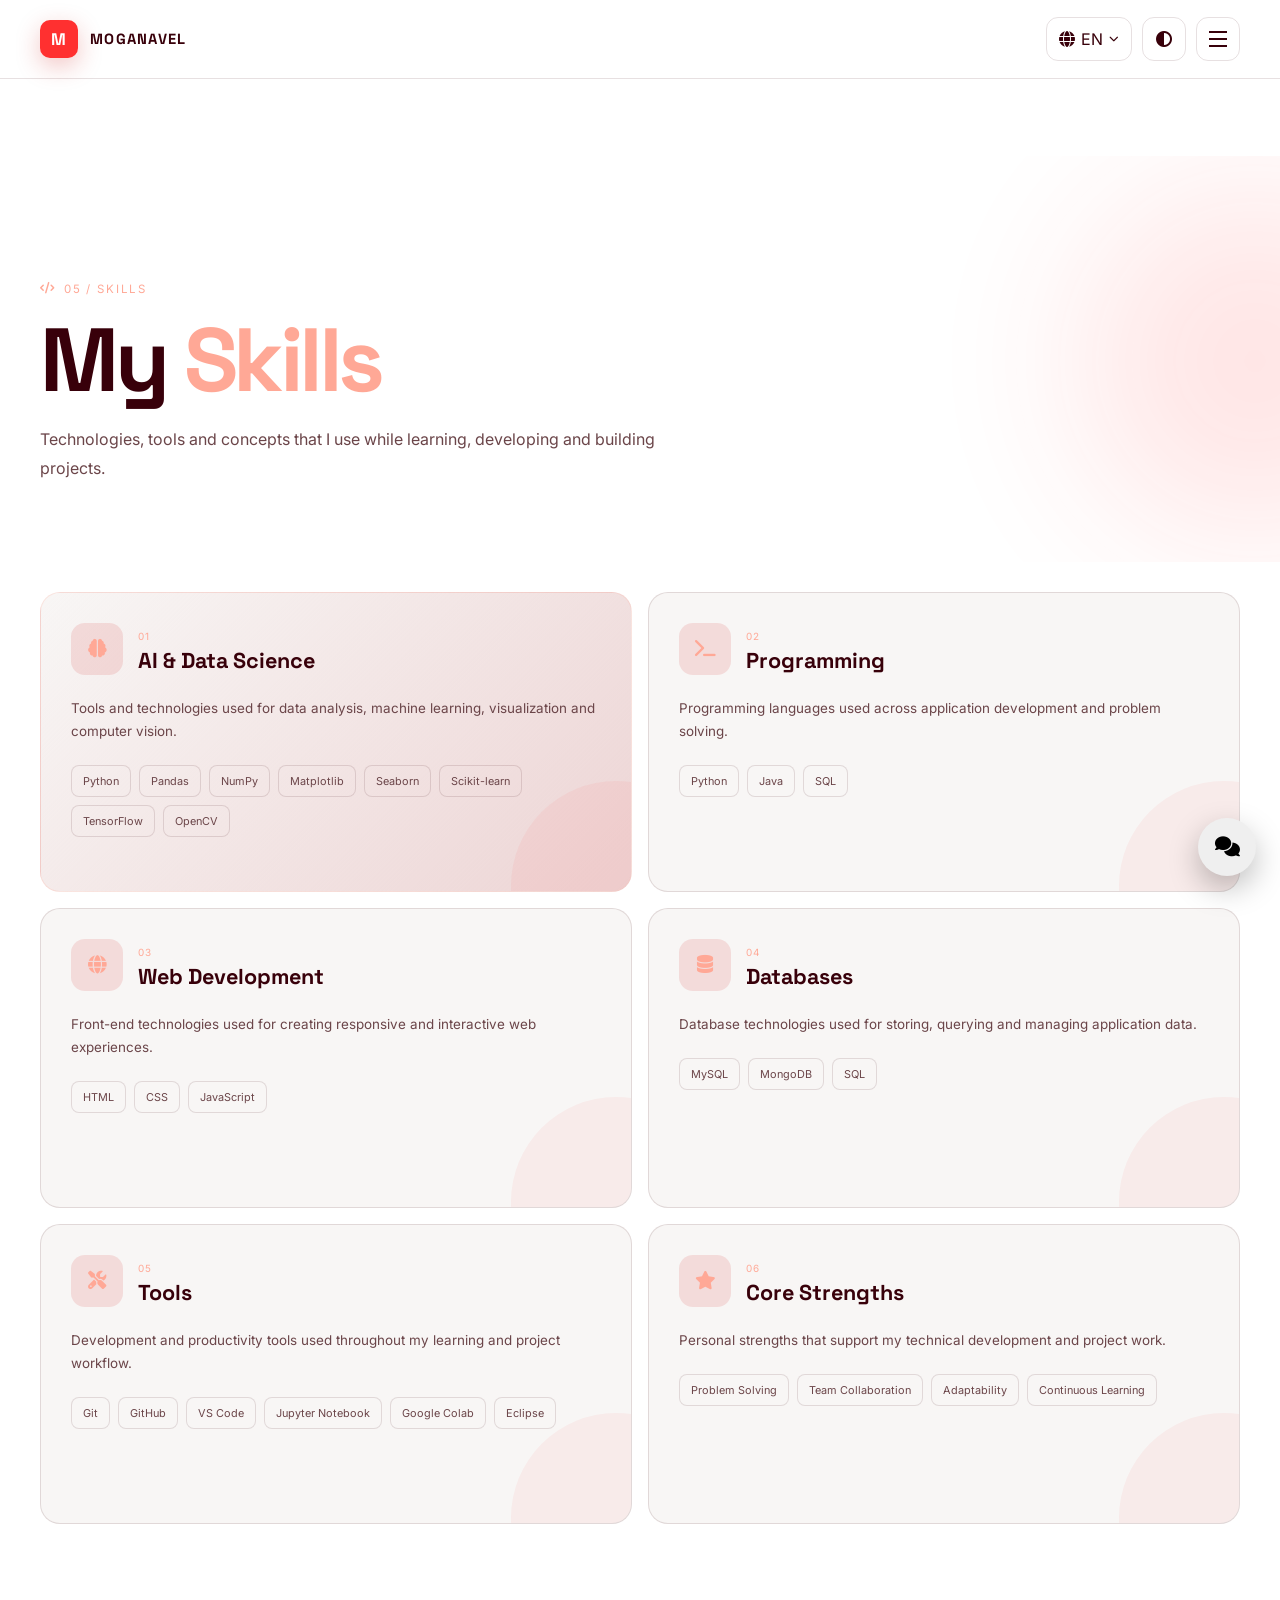
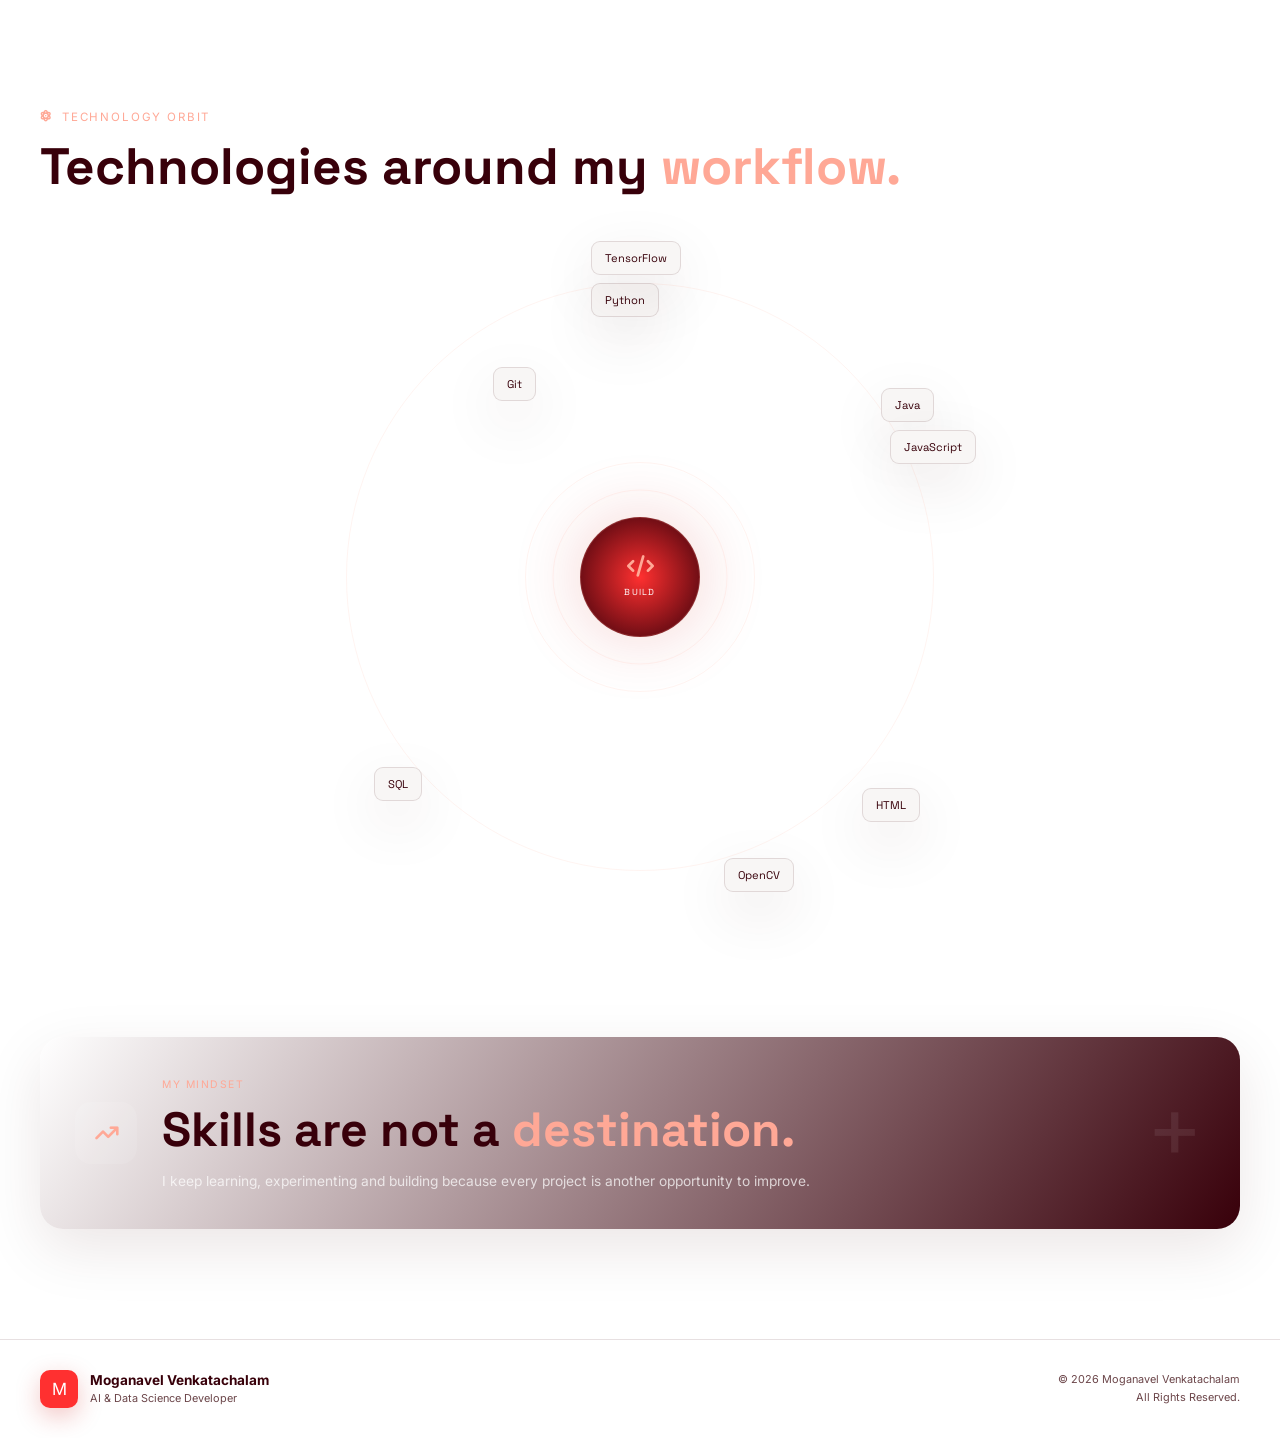
<file: pages/skills.html>
<!DOCTYPE html>
<html lang="en">

<head>

    <meta charset="UTF-8">

    <meta name="viewport"
        content="width=device-width, initial-scale=1.0">

    <title>Skills | Moganavel Venkatachalam</title>

    <meta name="description"
        content="Technical skills and technologies of Moganavel Venkatachalam.">

    <link rel="stylesheet"
        href="../css/style.css">

    <link rel="preconnect"
        href="https://fonts.googleapis.com">

    <link rel="preconnect"
        href="https://fonts.gstatic.com"
        crossorigin>

    <link
        href="https://fonts.googleapis.com/css2?family=Inter:wght@400;500;600;700;800&family=Space+Grotesk:wght@400;500;600;700&display=swap"
        rel="stylesheet">

    <link rel="stylesheet"
        href="https://cdnjs.cloudflare.com/ajax/libs/font-awesome/6.7.2/css/all.min.css">

</head>

<body>


<!-- =====================================================
     FIXED HEADER
===================================================== -->

<header class="site-header">

    <div class="header-inner">


        <a href="../index.html"
            class="brand">

            <span class="brand-mark">
                M
            </span>

            <span class="brand-name">
                MOGANAVEL
            </span>

        </a>


        <div class="header-controls">


            <!-- LANGUAGE -->

            <div class="control-wrapper">

                <button class="header-control"
                    id="languageButton"
                    aria-label="Select language">

                    <i class="fa-solid fa-globe"></i>

                    <span id="currentLanguage">
                        EN
                    </span>

                    <i class="fa-solid fa-chevron-down control-arrow"></i>

                </button>


                <div class="language-dropdown"
                    id="languageDropdown">

                    <button data-language="en">
                        🇬🇧 English
                    </button>

                    <button data-language="ta">
                        🇮🇳 தமிழ்
                    </button>

                    <button data-language="hi">
                        🇮🇳 हिन्दी
                    </button>

                    <button data-language="ru">
                        🇷🇺 Русский
                    </button>

                </div>

            </div>


            <!-- THEME -->

            <button class="header-control theme-button"
                id="themeButton"
                aria-label="Change theme">

                <i class="fa-solid fa-circle-half-stroke"
                    id="themeIcon"></i>

            </button>


            <!-- MENU -->

            <button class="menu-button"
                id="menuButton"
                aria-label="Open navigation"
                aria-expanded="false">

                <span></span>
                <span></span>
                <span></span>

            </button>

        </div>

    </div>

</header>


<!-- =====================================================
     SIDE MENU
===================================================== -->

<div class="menu-overlay"
    id="menuOverlay"></div>


<aside class="side-menu"
    id="sideMenu">


    <div class="side-menu-header">

        <div>

            <span class="menu-label"
                data-i18n="navigation">

                Navigation

            </span>


            <h2 data-i18n="explore">
                Explore
            </h2>

        </div>


        <button class="menu-close"
            id="menuClose">

            <i class="fa-solid fa-xmark"></i>

        </button>

    </div>


    <nav class="main-navigation">


        <a href="../index.html"
            class="nav-link">

            <span class="nav-number">
                01
            </span>

            <span data-i18n="home">
                Home
            </span>

            <i class="fa-solid fa-arrow-right"></i>

        </a>


        <a href="about.html"
            class="nav-link">

            <span class="nav-number">
                02
            </span>

            <span data-i18n="about">
                About Me
            </span>

            <i class="fa-solid fa-arrow-right"></i>

        </a>


        <a href="education.html"
            class="nav-link">

            <span class="nav-number">
                03
            </span>

            <span data-i18n="education">
                Education
            </span>

            <i class="fa-solid fa-arrow-right"></i>

        </a>


        <a href="experience.html"
            class="nav-link">

            <span class="nav-number">
                04
            </span>

            <span data-i18n="experience">
                Experience
            </span>

            <i class="fa-solid fa-arrow-right"></i>

        </a>


        <a href="skills.html"
            class="nav-link active">

            <span class="nav-number">
                05
            </span>

            <span data-i18n="skills">
                Skills
            </span>

            <i class="fa-solid fa-arrow-right"></i>

        </a>


        <a href="projects.html"
            class="nav-link">

            <span class="nav-number">
                06
            </span>

            <span data-i18n="projects">
                Projects
            </span>

            <i class="fa-solid fa-arrow-right"></i>

        </a>


        <a href="achievements.html"
            class="nav-link">

            <span class="nav-number">
                07
            </span>

            <span data-i18n="achievements">
                Achievements
            </span>

            <i class="fa-solid fa-arrow-right"></i>

        </a>


        <a href="certificates.html"
            class="nav-link">

            <span class="nav-number">
                08
            </span>

            <span data-i18n="certificates">
                Certificates
            </span>

            <i class="fa-solid fa-arrow-right"></i>

        </a>


        <a href="interactive.html"
            class="nav-link">

            <span class="nav-number">
                09
            </span>

            <span data-i18n="interactive">
                Interactive Zone
            </span>

            <i class="fa-solid fa-arrow-right"></i>

        </a>


        <a href="contact.html"
            class="nav-link">

            <span class="nav-number">
                10
            </span>

            <span data-i18n="contact">
                Contact
            </span>

            <i class="fa-solid fa-arrow-right"></i>

        </a>


    </nav>


    <div class="side-menu-footer">

        <span data-i18n="menuFooter">
            Let's build something meaningful.
        </span>


        <div class="menu-socials">

            <a href="#">
                <i class="fa-brands fa-github"></i>
            </a>

            <a href="#">
                <i class="fa-brands fa-linkedin-in"></i>
            </a>

            <a href="#">
                <i class="fa-solid fa-envelope"></i>
            </a>

        </div>

    </div>

</aside>


<!-- =====================================================
     SKILLS PAGE
===================================================== -->

<main class="inner-page">


    <!-- PAGE INTRO -->

    <section class="inner-hero">

        <div class="section-container">

            <span class="section-eyebrow">

                <i class="fa-solid fa-code"></i>

                05 / Skills

            </span>


            <h1>
                My <span>Skills</span>
            </h1>


            <p>
                Technologies, tools and concepts that I use
                while learning, developing and building
                projects.
            </p>

        </div>

    </section>


    <!-- =================================================
         SKILL CATEGORIES
    ================================================== -->

    <section class="skills-section">

        <div class="section-container">


            <div class="skills-grid">


                <!-- AI / DATA SCIENCE -->

                <article class="skill-category featured-skill">

                    <div class="skill-category-header">

                        <div class="skill-category-icon">

                            <i class="fa-solid fa-brain"></i>

                        </div>

                        <div>

                            <span>
                                01
                            </span>

                            <h2>
                                AI & Data Science
                            </h2>

                        </div>

                    </div>


                    <p>
                        Tools and technologies used for
                        data analysis, machine learning,
                        visualization and computer vision.
                    </p>


                    <div class="skill-tags">

                        <span>Python</span>

                        <span>Pandas</span>

                        <span>NumPy</span>

                        <span>Matplotlib</span>

                        <span>Seaborn</span>

                        <span>Scikit-learn</span>

                        <span>TensorFlow</span>

                        <span>OpenCV</span>

                    </div>

                </article>


                <!-- PROGRAMMING -->

                <article class="skill-category">

                    <div class="skill-category-header">

                        <div class="skill-category-icon">

                            <i class="fa-solid fa-terminal"></i>

                        </div>

                        <div>

                            <span>
                                02
                            </span>

                            <h2>
                                Programming
                            </h2>

                        </div>

                    </div>


                    <p>
                        Programming languages used across
                        application development and
                        problem solving.
                    </p>


                    <div class="skill-tags">

                        <span>Python</span>

                        <span>Java</span>

                        <span>SQL</span>

                    </div>

                </article>


                <!-- WEB -->

                <article class="skill-category">

                    <div class="skill-category-header">

                        <div class="skill-category-icon">

                            <i class="fa-solid fa-globe"></i>

                        </div>

                        <div>

                            <span>
                                03
                            </span>

                            <h2>
                                Web Development
                            </h2>

                        </div>

                    </div>


                    <p>
                        Front-end technologies used for
                        creating responsive and interactive
                        web experiences.
                    </p>


                    <div class="skill-tags">

                        <span>HTML</span>

                        <span>CSS</span>

                        <span>JavaScript</span>

                    </div>

                </article>


                <!-- DATABASE -->

                <article class="skill-category">

                    <div class="skill-category-header">

                        <div class="skill-category-icon">

                            <i class="fa-solid fa-database"></i>

                        </div>

                        <div>

                            <span>
                                04
                            </span>

                            <h2>
                                Databases
                            </h2>

                        </div>

                    </div>


                    <p>
                        Database technologies used for
                        storing, querying and managing
                        application data.
                    </p>


                    <div class="skill-tags">

                        <span>MySQL</span>

                        <span>MongoDB</span>

                        <span>SQL</span>

                    </div>

                </article>


                <!-- TOOLS -->

                <article class="skill-category">

                    <div class="skill-category-header">

                        <div class="skill-category-icon">

                            <i class="fa-solid fa-screwdriver-wrench"></i>

                        </div>

                        <div>

                            <span>
                                05
                            </span>

                            <h2>
                                Tools
                            </h2>

                        </div>

                    </div>


                    <p>
                        Development and productivity tools
                        used throughout my learning and
                        project workflow.
                    </p>


                    <div class="skill-tags">

                        <span>Git</span>

                        <span>GitHub</span>

                        <span>VS Code</span>

                        <span>Jupyter Notebook</span>

                        <span>Google Colab</span>

                        <span>Eclipse</span>

                    </div>

                </article>


                <!-- CORE STRENGTHS -->

                <article class="skill-category">

                    <div class="skill-category-header">

                        <div class="skill-category-icon">

                            <i class="fa-solid fa-star"></i>

                        </div>

                        <div>

                            <span>
                                06
                            </span>

                            <h2>
                                Core Strengths
                            </h2>

                        </div>

                    </div>


                    <p>
                        Personal strengths that support
                        my technical development and
                        project work.
                    </p>


                    <div class="skill-tags">

                        <span>Problem Solving</span>

                        <span>Team Collaboration</span>

                        <span>Adaptability</span>

                        <span>Continuous Learning</span>

                    </div>

                </article>


            </div>

        </div>

    </section>


    <!-- =================================================
         TECHNOLOGY ORBIT
    ================================================== -->

    <section class="skills-orbit-section">

        <div class="section-container">


            <div class="section-heading">

                <span class="section-eyebrow">

                    <i class="fa-solid fa-atom"></i>

                    Technology Orbit

                </span>


                <h2>
                    Technologies around my
                    <span>workflow.</span>
                </h2>

            </div>


            <div class="technology-orbit">


                <div class="orbit-ring ring-one"></div>

                <div class="orbit-ring ring-two"></div>

                <div class="orbit-ring ring-three"></div>


                <div class="orbit-center">

                    <i class="fa-solid fa-code"></i>

                    <span>
                        BUILD
                    </span>

                </div>


                <span class="orbit-tech tech-python">
                    Python
                </span>

                <span class="orbit-tech tech-java">
                    Java
                </span>

                <span class="orbit-tech tech-js">
                    JavaScript
                </span>

                <span class="orbit-tech tech-sql">
                    SQL
                </span>

                <span class="orbit-tech tech-tf">
                    TensorFlow
                </span>

                <span class="orbit-tech tech-opencv">
                    OpenCV
                </span>

                <span class="orbit-tech tech-git">
                    Git
                </span>

                <span class="orbit-tech tech-html">
                    HTML
                </span>


            </div>

        </div>

    </section>


    <!-- =================================================
         LEARNING MINDSET
    ================================================== -->

    <section class="learning-section">

        <div class="section-container">


            <div class="learning-card">


                <div class="learning-icon">

                    <i class="fa-solid fa-arrow-trend-up"></i>

                </div>


                <div>

                    <span>
                        My mindset
                    </span>

                    <h2>
                        Skills are not a
                        <span>destination.</span>
                    </h2>

                    <p>
                        I keep learning, experimenting and
                        building because every project is
                        another opportunity to improve.
                    </p>

                </div>


                <div class="learning-symbol">

                    <span>+</span>

                </div>


            </div>

        </div>

    </section>


</main>


<!-- =====================================================
     FOOTER
===================================================== -->

<footer class="site-footer">

    <div class="footer-inner">


        <div class="footer-brand">

            <span class="brand-mark">
                M
            </span>

            <div>

                <strong>
                    Moganavel Venkatachalam
                </strong>

                <span>
                    AI & Data Science Developer
                </span>

            </div>

        </div>


        <div class="footer-copy">

            <p>
                ©
                <span id="copyrightYear"></span>
                Moganavel Venkatachalam
            </p>

            <span>
                All Rights Reserved.
            </span>

        </div>


    </div>

</footer>


<script src="../js/script.js"></script>

</body>

</html>
</file>
<file: css/style.css>
/* =====================================================
   ROOT / THEME SYSTEM
===================================================== */

:root {

    --deep-red: #ff3030;
    --coral: #FFA896;
    --dark-red: #ffffff;
    --burgundy: #38000A;

    --white: #FFFFFF;
    --soft-white: #F8F6F5;

    --text-main: #FFFFFF;
    --text-muted: #E8D9D9;

    --background: #38000A;
    --surface: #4A0A12;
    --surface-2: #5A0B13;

    --border: rgba(255,255,255,0.12);

    --shadow:
        0 20px 60px rgba(0,0,0,0.28);

    --header-bg:
        rgba(56,0,10,0.86);

    --transition:
        0.35s cubic-bezier(0.4,0,0.2,1);

    --container:
        1200px;
}


/* LIGHT THEME */

body.light-theme {

    --background: #FFFFFF;
    --surface: #F8F6F5;
    --surface-2: #FFFFFF;

    --text-main: #38000A;
    --text-muted: #6B4549;

    --border:
        rgba(56,0,10,0.12);

    --header-bg:
        rgba(255,255,255,0.88);

    --shadow:
        0 20px 60px rgba(56,0,10,0.10);
}


/* =====================================================
   RESET
===================================================== */

* {
    margin: 0;
    padding: 0;
    box-sizing: border-box;
}


html {
    scroll-behavior: smooth;
}


body {

    font-family:
        "Inter",
        sans-serif;

    background:
        var(--background);

    color:
        var(--text-main);

    overflow-x: hidden;

    transition:
        background var(--transition),
        color var(--transition);
}


body.menu-open {
    overflow: hidden;
}


a {
    text-decoration: none;
    color: inherit;
}


button {
    border: none;
    outline: none;
    font: inherit;
    cursor: pointer;
}


img {
    max-width: 100%;
    display: block;
}


/* =====================================================
   INTRO SCREEN
===================================================== */

.intro-screen {

    position: fixed;
    inset: 0;

    z-index: 9999;

    display: flex;
    align-items: center;
    justify-content: center;

    background:
        var(--burgundy);

    transition:
        opacity 0.8s ease,
        visibility 0.8s ease;
}


.intro-screen.hide {

    opacity: 0;
    visibility: hidden;
}


.intro-content {
    text-align: center;
}


.intro-symbol {

    display: flex;
    justify-content: center;

    gap: 8px;

    margin-bottom: 30px;
}


.intro-symbol span {

    width: 9px;
    height: 9px;

    border-radius: 50%;

    background:
        var(--coral);

    animation:
        introPulse 1.2s infinite;
}


.intro-symbol span:nth-child(2) {
    animation-delay: 0.15s;
}


.intro-symbol span:nth-child(3) {
    animation-delay: 0.3s;
}


.intro-small {

    color:
        var(--coral);

    font-size: 0.78rem;

    text-transform:
        uppercase;

    letter-spacing:
        0.2em;

    margin-bottom: 14px;
}


.intro-content h1 {

    font-family:
        "Space Grotesk",
        sans-serif;

    font-size:
        clamp(2rem,5vw,4rem);

    color:
        var(--white);

    font-weight:
        700;
}


.intro-line {

    width: 0;
    height: 2px;

    margin: 25px auto 0;

    background:
        var(--deep-red);

    animation:
        introLine 1.2s 0.4s forwards;
}


@keyframes introPulse {

    0%,100% {
        transform: translateY(0);
        opacity: 0.45;
    }

    50% {
        transform: translateY(-8px);
        opacity: 1;
    }
}


@keyframes introLine {

    to {
        width: 100px;
    }
}


/* =====================================================
   HEADER
===================================================== */

.site-header {

    position: fixed;

    top: 0;
    left: 0;
    right: 0;

    z-index: 1000;

    background:
        var(--header-bg);

    backdrop-filter:
        blur(18px);

    -webkit-backdrop-filter:
        blur(18px);

    border-bottom:
        1px solid var(--border);

    transition:
        background var(--transition);
}


.header-inner {

    width:
        min(100% - 40px, var(--container));

    height:
        78px;

    margin:
        0 auto;

    display:
        flex;

    align-items:
        center;

    justify-content:
        space-between;
}


.brand {

    display:
        flex;

    align-items:
        center;

    gap: 12px;

    font-family:
        "Space Grotesk",
        sans-serif;

    font-weight:
        700;

    letter-spacing:
        0.08em;
}


.brand-mark {

    width: 38px;
    height: 38px;

    display: grid;
    place-items: center;

    background:
        var(--deep-red);

    color:
        var(--white);

    border-radius:
        10px;

    font-size:
        1.05rem;

    box-shadow:
        0 8px 25px rgba(205,28,24,0.25);

    transition:
        transform var(--transition);
}


.brand:hover .brand-mark {
    transform: rotate(-8deg) scale(1.08);
}


.brand-name {
    font-size: 0.92rem;
}


/* HEADER CONTROLS */

.header-controls {

    display:
        flex;

    align-items:
        center;

    gap: 10px;
}


.control-wrapper {
    position: relative;
}


.header-control,
.menu-button {

    width: 44px;
    height: 44px;

    display:
        flex;

    align-items:
        center;

    justify-content:
        center;

    gap: 6px;

    background:
        transparent;

    color:
        var(--text-main);

    border:
        1px solid var(--border);

    border-radius:
        12px;

    transition:
        all var(--transition);
}


.header-control:hover,
.menu-button:hover {

    background:
        var(--deep-red);

    border-color:
        var(--deep-red);

    color:
        var(--white);

    transform:
        translateY(-2px);
}


#languageButton {
    width: auto;
    padding: 0 12px;
}


.control-arrow {
    font-size: 0.6rem;
}


/* LANGUAGE DROPDOWN */

.language-dropdown {

    position: absolute;

    top: calc(100% + 10px);
    right: 0;

    min-width: 165px;

    padding: 8px;

    background:
        var(--surface);

    border:
        1px solid var(--border);

    border-radius:
        14px;

    box-shadow:
        var(--shadow);

    opacity: 0;
    visibility: hidden;

    transform:
        translateY(-8px);

    transition:
        all var(--transition);
}


.language-dropdown.show {

    opacity: 1;
    visibility: visible;

    transform:
        translateY(0);
}


.language-dropdown button {

    width: 100%;

    padding:
        11px 12px;

    text-align:
        left;

    background:
        transparent;

    color:
        var(--text-main);

    border-radius:
        9px;

    transition:
        all var(--transition);
}


.language-dropdown button:hover {

    background:
        var(--deep-red);

    color:
        var(--white);

    transform:
        translateX(3px);
}


/* MENU BUTTON */

.menu-button {

    flex-direction:
        column;

    gap: 5px;
}


.menu-button span {

    width: 18px;
    height: 2px;

    background:
        currentColor;

    transition:
        all var(--transition);
}


.menu-button.active span:nth-child(1) {
    transform:
        translateY(7px) rotate(45deg);
}


.menu-button.active span:nth-child(2) {
    opacity: 0;
}


.menu-button.active span:nth-child(3) {
    transform:
        translateY(-7px) rotate(-45deg);
}


/* =====================================================
   SIDE MENU
===================================================== */

.menu-overlay {

    position: fixed;
    inset: 0;

    z-index: 1100;

    background:
        rgba(20,0,4,0.65);

    backdrop-filter:
        blur(4px);

    opacity: 0;
    visibility: hidden;

    transition:
        all var(--transition);
}


.menu-overlay.show {

    opacity: 1;
    visibility: visible;
}


.side-menu {

    position: fixed;

    top: 0;
    right: 0;

    width:
        min(430px, 92vw);

    height: 100vh;

    z-index: 1200;

    padding:
        105px 40px 35px;

    background:
        var(--burgundy);

    border-left:
        1px solid rgba(255,255,255,0.1);

    transform:
        translateX(100%);

    transition:
        transform 0.55s cubic-bezier(0.77,0,0.175,1);

    display:
        flex;

    flex-direction:
        column;
}


.side-menu.show {
    transform: translateX(0);
}


.side-menu-header {

    display:
        flex;

    align-items:
        flex-start;

    justify-content:
        space-between;

    margin-bottom:
        35px;
}


.menu-label {

    display: block;

    color:
        var(--coral);

    font-size:
        0.7rem;

    text-transform:
        uppercase;

    letter-spacing:
        0.2em;

    margin-bottom:
        7px;
}


.side-menu-header h2 {

    font-family:
        "Space Grotesk",
        sans-serif;

    font-size:
        2rem;

    color:
        var(--white);
}


.menu-close {

    width: 42px;
    height: 42px;

    border:
        1px solid rgba(255,255,255,0.15);

    background:
        transparent;

    color:
        var(--white);

    border-radius:
        10px;

    transition:
        all var(--transition);
}


.menu-close:hover {

    background:
        var(--deep-red);

    border-color:
        var(--deep-red);

    transform:
        rotate(90deg);
}


/* NAVIGATION */

.main-navigation {

    display:
        flex;

    flex-direction:
        column;

    overflow-y:
        auto;
}


.nav-link {

    display:
        grid;

    grid-template-columns:
        38px 1fr auto;

    align-items:
        center;

    gap:
        12px;

    padding:
        15px 0;

    color:
        rgba(255,255,255,0.72);

    border-bottom:
        1px solid rgba(255,255,255,0.08);

    transition:
        all var(--transition);
}


.nav-number {

    font-size:
        0.65rem;

    color:
        var(--coral);

    font-weight:
        600;
}


.nav-link i {

    opacity:
        0;

    transform:
        translateX(-8px);

    transition:
        all var(--transition);
}


.nav-link:hover,
.nav-link.active {

    color:
        var(--white);

    padding-left:
        8px;
}


.nav-link:hover i,
.nav-link.active i {

    opacity:
        1;

    transform:
        translateX(0);

    color:
        var(--coral);
}


.side-menu-footer {

    margin-top:
        auto;

    padding-top:
        25px;

    color:
        rgba(255,255,255,0.55);

    font-size:
        0.8rem;
}


.menu-socials {

    display:
        flex;

    gap:
        9px;

    margin-top:
        15px;
}


.menu-socials a {

    width: 36px;
    height: 36px;

    display:
        grid;

    place-items:
        center;

    border:
        1px solid rgba(255,255,255,0.12);

    border-radius:
        50%;

    transition:
        all var(--transition);
}


.menu-socials a:hover {

    background:
        var(--deep-red);

    border-color:
        var(--deep-red);

    transform:
        translateY(-3px);
}


/* =====================================================
   HERO
===================================================== */

.hero-section {

    min-height:
        100vh;

    position:
        relative;

    display:
        flex;

    align-items:
        center;

    overflow:
        hidden;

    padding:
        130px 0 80px;
}


.hero-container {

    width:
        min(100% - 40px, var(--container));

    margin:
        0 auto;

    display:
        grid;

    grid-template-columns:
        1.05fr 0.95fr;

    align-items:
        center;

    gap:
        60px;
}


.hero-content {
    position: relative;
    z-index: 2;
}


.hero-intro {

    display:
        inline-flex;

    align-items:
        center;

    gap:
        9px;

    color:
        var(--coral);

    font-size:
        0.78rem;

    text-transform:
        uppercase;

    letter-spacing:
        0.13em;

    margin-bottom:
        22px;
}


.status-dot {

    width: 8px;
    height: 8px;

    border-radius:
        50%;

    background:
        var(--deep-red);

    box-shadow:
        0 0 0 6px rgba(205,28,24,0.12);

    animation:
        statusPulse 1.8s infinite;
}


@keyframes statusPulse {

    50% {
        box-shadow:
            0 0 0 10px rgba(205,28,24,0);
    }
}


.hero-title {

    font-family:
        "Space Grotesk",
        sans-serif;

    font-size:
        clamp(3rem,7vw,6.8rem);

    line-height:
        0.95;

    font-weight:
        500;

    letter-spacing:
        -0.055em;
}


.hero-title strong {

    display:
        block;

    color:
        var(--coral);

    font-weight:
        700;
}


.hero-role {

    margin-top:
        25px;

    font-size:
        clamp(1.1rem,2vw,1.55rem);

    color:
        var(--white);

    font-weight:
        600;
}


.hero-description {

    max-width:
        600px;

    margin-top:
        20px;

    color:
        var(--text-muted);

    line-height:
        1.8;

    font-size:
        1rem;
}


/* HERO BUTTONS */

.hero-buttons {

    display:
        flex;

    flex-wrap:
        wrap;

    gap:
        12px;

    margin-top:
        32px;
}


.primary-button,
.secondary-button {

    min-height:
        52px;

    padding:
        0 21px;

    display:
        inline-flex;

    align-items:
        center;

    justify-content:
        center;

    gap:
        12px;

    border-radius:
        12px;

    font-weight:
        600;

    transition:
        all var(--transition);
}


.primary-button {

    background:
        var(--deep-red);

    color:
        var(--white);

    box-shadow:
        0 12px 30px rgba(205,28,24,0.22);
}


.primary-button:hover {

    background:
        var(--dark-red);

    transform:
        translateY(-4px);

    box-shadow:
        0 18px 35px rgba(205,28,24,0.28);
}


.secondary-button {

    border:
        1px solid var(--border);

    color:
        var(--text-main);

    background:
        rgba(255,255,255,0.03);
}


.secondary-button:hover {

    border-color:
        var(--coral);

    color:
        var(--coral);

    transform:
        translateY(-4px);
}


/* QUICK STATS */

.quick-stats {

    display:
        flex;

    flex-wrap:
        wrap;

    gap:
        35px;

    margin-top:
        50px;

    padding-top:
        25px;

    border-top:
        1px solid var(--border);
}


.stat-item {

    display:
        flex;

    flex-direction:
        column;

    gap:
        5px;
}


.stat-item strong {

    font-family:
        "Space Grotesk",
        sans-serif;

    font-size:
        1.6rem;

    color:
        var(--white);
}


.stat-item span {

    font-size:
        0.7rem;

    color:
        var(--text-muted);

    text-transform:
        uppercase;

    letter-spacing:
        0.08em;
}


/* =====================================================
   PROFILE FRAME
===================================================== */

.hero-visual {

    min-height:
        560px;

    display:
        flex;

    align-items:
        center;

    justify-content:
        center;

    position:
        relative;

    perspective:
        1000px;
}


.profile-frame {

    width:
        min(420px,75vw);

    aspect-ratio:
        0.82;

    position:
        relative;

    transform-style:
        preserve-3d;

    transition:
        transform 0.18s ease-out;
}


/*
   Open-top frame inspired by the Tamil
   "ப" style requested by the user.
*/

.profile-frame::before,
.profile-frame::after {

    content: "";

    position:
        absolute;

    top:
        0;

    bottom:
        0;

    width:
        5px;

    background:
        var(--deep-red);

    border-radius:
        4px;

    z-index:
        3;

    box-shadow:
        0 0 25px rgba(205,28,24,0.2);
}


.profile-frame::before {
    left: 0;
}


.profile-frame::after {
    right: 0;
}


.profile-image-container {

    position:
        absolute;

    left:
        20px;

    right:
        20px;

    top:
        20px;

    bottom:
        20px;

    overflow:
        hidden;

    background:
        var(--surface);

    border-bottom:
        5px solid var(--dark-red);

    border-radius:
        4px;

    box-shadow:
        var(--shadow);
}


.profile-image {

    width:
        100%;

    height:
        100%;

    object-fit:
        cover;

    transition:
        transform 0.5s ease;
}


.profile-frame:hover .profile-image {
    transform:
        scale(1.035);
}


.profile-glow {

    position:
        absolute;

    width:
        320px;

    height:
        320px;

    background:
        radial-gradient(
            circle,
            rgba(205,28,24,0.18),
            transparent 70%
        );

    filter:
        blur(10px);
}


/* PROFILE TAGS */

.profile-floating-tag {

    position:
        absolute;

    padding:
        9px 14px;

    border:
        1px solid rgba(255,255,255,0.12);

    background:
        rgba(56,0,10,0.82);

    backdrop-filter:
        blur(10px);

    color:
        var(--white);

    border-radius:
        10px;

    font-size:
        0.7rem;

    letter-spacing:
        0.08em;

    box-shadow:
        var(--shadow);

    animation:
        floatTag 4s ease-in-out infinite;
}


.tag-one {
    top: 20%;
    left: 0;
}


.tag-two {
    right: 0;
    top: 48%;
    animation-delay: 0.8s;
}


.tag-three {
    left: 8%;
    bottom: 13%;
    animation-delay: 1.5s;
}


@keyframes floatTag {

    0%,100% {
        transform:
            translateY(0);
    }

    50% {
        transform:
            translateY(-10px);
    }
}


/* BACKGROUND SHAPES */

.hero-background-shape {

    position:
        absolute;

    border-radius:
        50%;

    pointer-events:
        none;

    filter:
        blur(80px);

    opacity:
        0.22;
}


.shape-one {

    width:
        300px;

    height:
        300px;

    background:
        var(--dark-red);

    top:
        15%;

    right:
        -100px;
}


.shape-two {

    width:
        240px;

    height:
        240px;

    background:
        var(--deep-red);

    bottom:
        -80px;

    left:
        -100px;
}


/* =====================================================
   SCROLL
===================================================== */

.scroll-indicator {

    position:
        absolute;

    bottom:
        28px;

    left:
        50%;

    transform:
        translateX(-50%);

    display:
        flex;

    flex-direction:
        column;

    align-items:
        center;

    gap:
        8px;

    color:
        var(--text-muted);

    font-size:
        0.68rem;

    text-transform:
        uppercase;

    letter-spacing:
        0.15em;

    animation:
        scrollFloat 2s infinite;
}


.scroll-indicator i {
    color:
        var(--coral);
}


@keyframes scrollFloat {

    50% {
        transform:
            translate(-50%,6px);
    }
}


/* =====================================================
   COMMON SECTION
===================================================== */

.section-container {

    width:
        min(100% - 40px, var(--container));

    margin:
        0 auto;
}


.section-heading {
    margin-bottom:
        28px;
}


.section-eyebrow {

    display:
        inline-flex;

    align-items:
        center;

    gap:
        8px;

    color:
        var(--coral);

    font-size:
        0.72rem;

    text-transform:
        uppercase;

    letter-spacing:
        0.16em;

    margin-bottom:
        10px;
}


.section-heading h2 {

    font-family:
        "Space Grotesk",
        sans-serif;

    font-size:
        clamp(2rem,4vw,3.2rem);
}


/* =====================================================
   LIVE TIME
===================================================== */

.live-section {

    padding:
        50px 0;
}


.live-card {

    display:
        inline-flex;

    align-items:
        center;

    gap:
        18px;

    padding:
        18px 23px;

    background:
        var(--surface);

    border:
        1px solid var(--border);

    border-radius:
        15px;

    box-shadow:
        var(--shadow);
}


.live-icon {

    width:
        48px;

    height:
        48px;

    display:
        grid;

    place-items:
        center;

    border-radius:
        12px;

    background:
        rgba(205,28,24,0.12);

    color:
        var(--coral);

    font-size:
        1.15rem;
}


.live-label {

    display:
        block;

    color:
        var(--text-muted);

    font-size:
        0.65rem;

    text-transform:
        uppercase;

    letter-spacing:
        0.14em;
}


.live-time {

    font-family:
        "Space Grotesk",
        sans-serif;

    font-size:
        1.5rem;

    font-weight:
        700;

    margin-top:
        3px;
}


.live-date {

    color:
        var(--text-muted);

    font-size:
        0.75rem;

    margin-top:
        2px;
}


/* =====================================================
   CURRENTLY BUILDING
===================================================== */

.building-section {

    padding:
        70px 0;
}


.building-card {

    display:
        flex;

    align-items:
        center;

    justify-content:
        space-between;

    gap:
        25px;

    padding:
        28px;

    background:
        linear-gradient(
            120deg,
            var(--surface),
            var(--surface-2)
        );

    border:
        1px solid var(--border);

    border-radius:
        20px;

    box-shadow:
        var(--shadow);
}


.building-main {

    display:
        flex;

    align-items:
        center;

    gap:
        18px;
}


.building-icon {

    width:
        58px;

    height:
        58px;

    display:
        grid;

    place-items:
        center;

    background:
        var(--deep-red);

    color:
        var(--white);

    border-radius:
        15px;

    font-size:
        1.25rem;
}


.building-label {

    display:
        block;

    color:
        var(--text-muted);

    font-size:
        0.7rem;

    text-transform:
        uppercase;

    letter-spacing:
        0.14em;
}


.building-card h3 {

    font-family:
        "Space Grotesk",
        sans-serif;

    font-size:
        1.55rem;

    margin-top:
        5px;
}


.building-dots {

    display:
        flex;

    gap:
        8px;
}


.building-dot {

    width:
        8px;

    height:
        8px;

    border-radius:
        50%;

    background:
        rgba(255,255,255,0.2);

    transition:
        all var(--transition);
}


.building-dot.active {

    width:
        25px;

    border-radius:
        10px;

    background:
        var(--coral);
}


/* =====================================================
   TERMINAL
===================================================== */

.terminal-section {

    padding:
        70px 0 110px;
}


.terminal-window {

    overflow:
        hidden;

    border:
        1px solid rgba(255,255,255,0.1);

    border-radius:
        18px;

    background:
        #180004;

    box-shadow:
        var(--shadow);

    font-family:
        monospace;
}


.terminal-top {

    height:
        48px;

    padding:
        0 18px;

    display:
        flex;

    align-items:
        center;

    gap:
        20px;

    color:
        rgba(255,255,255,0.5);

    font-size:
        0.72rem;

    background:
        #250007;

    border-bottom:
        1px solid rgba(255,255,255,0.07);
}


.terminal-dots {

    display:
        flex;

    gap:
        6px;
}


.terminal-dots span {

    width:
        9px;

    height:
        9px;

    border-radius:
        50%;

    background:
        var(--dark-red);
}


.terminal-body {

    padding:
        28px;

    color:
        #F5E9E9;

    font-size:
        0.88rem;

    line-height:
        1.8;
}


.terminal-body p {
    margin-bottom:
        5px;
}


.terminal-symbol {
    color:
        var(--coral);

    margin-right:
        8px;
}


.terminal-output {

    color:
        #D8BFC2;

    padding-left:
        20px;

    display:
        flex;

    flex-wrap:
        wrap;

    gap:
        18px;
}


.terminal-final {
    color:
        var(--coral);
}


.terminal-cursor {

    display:
        inline-block;

    width:
        8px;

    height:
        16px;

    margin-left:
        5px;

    background:
        var(--coral);

    animation:
        blink 1s infinite;
}


@keyframes blink {

    50% {
        opacity: 0;
    }
}


/* =====================================================
   FOOTER
===================================================== */

.site-footer {

    border-top:
        1px solid var(--border);

    padding:
        30px 0;
}


.footer-inner {

    width:
        min(100% - 40px, var(--container));

    margin:
        0 auto;

    display:
        flex;

    align-items:
        center;

    justify-content:
        space-between;

    gap:
        25px;
}


.footer-brand {

    display:
        flex;

    align-items:
        center;

    gap:
        12px;
}


.footer-brand > div {

    display:
        flex;

    flex-direction:
        column;

    gap:
        3px;
}


.footer-brand strong {
    font-size:
        0.85rem;
}


.footer-brand span:last-child {

    font-size:
        0.68rem;

    color:
        var(--text-muted);
}


.footer-copy {

    text-align:
        right;

    color:
        var(--text-muted);

    font-size:
        0.68rem;

    line-height:
        1.6;
}


/* =====================================================
   RESPONSIVE
===================================================== */

@media (max-width: 900px) {

    .hero-container {

        grid-template-columns:
            1fr;

        text-align:
            center;
    }


    .hero-content {

        display:
            flex;

        flex-direction:
            column;

        align-items:
            center;
    }


    .hero-description {
        margin-left:
            auto;

        margin-right:
            auto;
    }


    .quick-stats {
        justify-content:
            center;
    }


    .hero-visual {
        min-height:
            450px;
    }


    .profile-frame {
        width:
            min(340px,72vw);
    }
}


@media (max-width: 600px) {

    .header-inner {
        width:
            min(100% - 24px, var(--container));

        height:
            68px;
    }


    .brand-name {
        display:
            none;
    }


    .header-control,
    .menu-button {
        width:
            40px;

        height:
            40px;
    }


    #languageButton {
        padding:
            0 9px;
    }


    #languageButton span {
        font-size:
            0.72rem;
    }


    .hero-section {
        padding:
            110px 0 70px;
    }


    .hero-container,
    .section-container {
        width:
            min(100% - 28px, var(--container));
    }


    .hero-title {
        font-size:
            clamp(2.8rem,15vw,4.5rem);
    }


    .hero-role {
        font-size:
            1rem;
    }


    .hero-description {
        font-size:
            0.9rem;
    }


    .hero-buttons {

        width:
            100%;

        flex-direction:
            column;
    }


    .primary-button,
    .secondary-button {
        width:
            100%;
    }


    .quick-stats {
        gap:
            20px;

        width:
            100%;

        justify-content:
            space-between;
    }


    .stat-item strong {
        font-size:
            1.3rem;
    }


    .stat-item span {
        font-size:
            0.58rem;
    }


    .hero-visual {
        min-height:
            380px;
    }


    .profile-frame {
        width:
            min(280px,76vw);
    }


    .profile-floating-tag {
        font-size:
            0.58rem;

        padding:
            7px 10px;
    }


    .tag-one {
        left:
            2%;
    }


    .tag-two {
        right:
            2%;
    }


    .building-card {

        align-items:
            flex-start;

        flex-direction:
            column;
    }


    .building-dots {
        margin-left:
            76px;
    }


    .footer-inner {

        flex-direction:
            column;

        align-items:
            flex-start;
    }


    .footer-copy {
        text-align:
            left;
    }


    .side-menu {
        width:
            100%;

        padding:
            95px 25px 25px;
    }


    .nav-link {
        padding:
            12px 0;
    }


    .terminal-body {
        font-size:
            0.72rem;

        padding:
            20px;
    }
}


@media (prefers-reduced-motion: reduce) {

    *,
    *::before,
    *::after {

        animation-duration:
            0.01ms !important;

        animation-iteration-count:
            1 !important;

        scroll-behavior:
            auto !important;

        transition-duration:
            0.01ms !important;
    }
}

/* =====================================================
   INNER PAGES
===================================================== */

.inner-page {
    padding-top: 78px;
    min-height: 100vh;
}


/* PAGE HERO */

.inner-hero {
    padding: 120px 0 80px;
    position: relative;
    overflow: hidden;
}

.inner-hero::after {
    content: "";
    position: absolute;
    width: 350px;
    height: 350px;
    right: -150px;
    top: 30px;
    border-radius: 50%;
    background: var(--deep-red);
    opacity: 0.12;
    filter: blur(80px);
    pointer-events: none;
}

.inner-hero h1 {
    margin-top: 12px;
    font-family: "Space Grotesk", sans-serif;
    font-size: clamp(3rem, 7vw, 6rem);
    line-height: 0.95;
    letter-spacing: -0.05em;
}

.inner-hero h1 span {
    color: var(--coral);
}

.inner-hero p {
    max-width: 650px;
    margin-top: 22px;
    color: var(--text-muted);
    line-height: 1.8;
}


/* ABOUT INTRO */

.about-intro-section {
    padding: 50px 0 100px;
}

.about-grid {
    display: grid;
    grid-template-columns: 0.8fr 1.2fr;
    gap: 70px;
    align-items: center;
}


/* PROFILE CARD */

.about-profile-card {
    position: relative;
    max-width: 430px;
}

.about-image-frame {
    position: relative;
    aspect-ratio: 0.88;
    overflow: hidden;
    border-radius: 22px;
    background: var(--surface);
    border: 1px solid var(--border);
    box-shadow: var(--shadow);
}

.about-image-frame::after {
    content: "";
    position: absolute;
    inset: 0;
    background:
        linear-gradient(
            135deg,
            rgba(205,28,24,0.08),
            transparent 60%
        );
    pointer-events: none;
}

.about-image-frame img {
    width: 100%;
    height: 100%;
    object-fit: cover;
    transition: transform 0.6s ease;
}

.about-profile-card:hover img {
    transform: scale(1.035);
}

.about-profile-bottom {
    position: absolute;
    left: 25px;
    right: 25px;
    bottom: 25px;
    padding: 18px 20px;
    display: flex;
    flex-direction: column;
    gap: 3px;
    border-radius: 14px;
    background: rgba(56,0,10,0.84);
    backdrop-filter: blur(15px);
    color: var(--white);
}

.about-profile-bottom span {
    font-size: 0.68rem;
    color: var(--coral);
    text-transform: uppercase;
    letter-spacing: 0.13em;
}

.about-profile-bottom strong {
    font-family: "Space Grotesk", sans-serif;
    font-size: 1.15rem;
}


/* ABOUT CONTENT */

.about-small-title {
    display: block;
    color: var(--coral);
    font-size: 0.75rem;
    text-transform: uppercase;
    letter-spacing: 0.15em;
    margin-bottom: 12px;
}

.about-content h2 {
    font-family: "Space Grotesk", sans-serif;
    font-size: clamp(2.2rem, 4vw, 4rem);
    line-height: 1;
    letter-spacing: -0.04em;
    margin-bottom: 25px;
}

.about-content h2 span {
    color: var(--coral);
}

.about-content p {
    color: var(--text-muted);
    line-height: 1.85;
    margin-bottom: 16px;
}

.about-tags {
    display: flex;
    flex-wrap: wrap;
    gap: 9px;
    margin-top: 27px;
}

.about-tags span {
    padding: 9px 13px;
    border: 1px solid var(--border);
    border-radius: 9px;
    color: var(--text-muted);
    background: var(--surface);
    font-size: 0.72rem;
    transition: all var(--transition);
}

.about-tags span:hover {
    background: var(--deep-red);
    border-color: var(--deep-red);
    color: var(--white);
    transform: translateY(-3px);
}


/* VALUES */

.about-values-section {
    padding: 80px 0;
    background: rgba(0,0,0,0.08);
}

.values-grid {
    display: grid;
    grid-template-columns: repeat(4, 1fr);
    gap: 15px;
}

.value-card {
    position: relative;
    padding: 28px;
    min-height: 280px;
    overflow: hidden;
    background: var(--surface);
    border: 1px solid var(--border);
    border-radius: 18px;
    transition: all var(--transition);
}

.value-card:hover {
    transform: translateY(-8px);
    border-color: rgba(255,168,150,0.35);
    box-shadow: var(--shadow);
}

.value-number {
    position: absolute;
    top: 18px;
    right: 20px;
    font-family: "Space Grotesk", sans-serif;
    color: rgba(255,168,150,0.3);
    font-size: 0.75rem;
}

.value-icon {
    width: 48px;
    height: 48px;
    display: grid;
    place-items: center;
    margin-bottom: 30px;
    background: rgba(205,28,24,0.13);
    color: var(--coral);
    border-radius: 12px;
}

.value-card h3 {
    font-family: "Space Grotesk", sans-serif;
    font-size: 1.2rem;
    margin-bottom: 12px;
}

.value-card p {
    color: var(--text-muted);
    font-size: 0.86rem;
    line-height: 1.7;
}


/* PROFILE FACTS */

.about-facts-section {
    padding: 80px 0 110px;
}

.facts-card {
    display: grid;
    grid-template-columns: 1fr auto 1fr auto 1fr auto 1fr;
    align-items: center;
    padding: 35px;
    background:
        linear-gradient(
            120deg,
            var(--surface),
            var(--surface-2)
        );
    border: 1px solid var(--border);
    border-radius: 20px;
    box-shadow: var(--shadow);
}

.fact-item {
    text-align: center;
    padding: 5px 20px;
}

.fact-item span {
    display: block;
    color: var(--text-muted);
    font-size: 0.65rem;
    text-transform: uppercase;
    letter-spacing: 0.15em;
    margin-bottom: 8px;
}

.fact-item strong {
    display: block;
    font-family: "Space Grotesk", sans-serif;
    color: var(--coral);
    font-size: 1.35rem;
}

.fact-item small {
    display: block;
    margin-top: 4px;
    color: var(--text-muted);
    font-size: 0.68rem;
}

.fact-divider {
    width: 1px;
    height: 50px;
    background: var(--border);
}


/* RESPONSIVE ABOUT */

@media (max-width: 950px) {

    .about-grid {
        grid-template-columns: 1fr;
        gap: 50px;
    }

    .about-profile-card {
        width: min(430px, 100%);
        margin: auto;
    }

    .values-grid {
        grid-template-columns: repeat(2, 1fr);
    }

}

@media (max-width: 650px) {

    .inner-page {
        padding-top: 68px;
    }

    .inner-hero {
        padding: 85px 0 55px;
    }

    .about-intro-section {
        padding: 30px 0 70px;
    }

    .values-grid {
        grid-template-columns: 1fr;
    }

    .value-card {
        min-height: auto;
    }

    .facts-card {
        grid-template-columns: 1fr 1fr;
        gap: 25px 10px;
        padding: 25px 15px;
    }

    .fact-divider {
        display: none;
    }

    .fact-item {
        padding: 10px;
    }

}

/* =====================================================
   EDUCATION PAGE
===================================================== */

.education-section {
    padding: 30px 0 90px;
}

.education-timeline {
    position: relative;
    max-width: 900px;
    margin: auto;
}

.education-timeline::before {
    content: "";
    position: absolute;
    left: 25px;
    top: 0;
    bottom: 0;
    width: 1px;
    background:
        linear-gradient(
            to bottom,
            var(--deep-red),
            var(--border),
            transparent
        );
}

.education-item {
    position: relative;
    padding-left: 80px;
    margin-bottom: 30px;
}

.education-marker {
    position: absolute;
    left: 0;
    top: 25px;
    width: 51px;
    height: 51px;
    display: grid;
    place-items: center;
    border-radius: 50%;
    background: var(--background);
    border: 1px solid var(--border);
    z-index: 2;
}

.education-marker span {
    width: 12px;
    height: 12px;
    border-radius: 50%;
    background: var(--dark-red);
    box-shadow:
        0 0 0 7px rgba(205,28,24,0.1);
    transition: all var(--transition);
}

.education-item:hover .education-marker span,
.education-item.featured .education-marker span {
    background: var(--coral);
    transform: scale(1.25);
    box-shadow:
        0 0 0 10px rgba(255,168,150,0.08);
}

.education-card {
    position: relative;
    padding: 30px;
    background: var(--surface);
    border: 1px solid var(--border);
    border-radius: 20px;
    box-shadow: var(--shadow);
    overflow: hidden;
    transition: all var(--transition);
}

.education-card::after {
    content: "";
    position: absolute;
    width: 180px;
    height: 180px;
    right: -100px;
    bottom: -100px;
    border-radius: 50%;
    background: var(--deep-red);
    opacity: 0.08;
    transition: all var(--transition);
}

.education-card:hover {
    transform: translateX(7px);
    border-color: rgba(255,168,150,0.3);
}

.education-card:hover::after {
    transform: scale(1.4);
}

.education-card-top {
    display: flex;
    justify-content: space-between;
    align-items: center;
    gap: 15px;
    margin-bottom: 22px;
}

.education-period {
    color: var(--coral);
    font-size: 0.7rem;
    font-weight: 600;
    letter-spacing: 0.1em;
    text-transform: uppercase;
}

.education-status {
    padding: 6px 10px;
    border-radius: 20px;
    background: rgba(205,28,24,0.12);
    color: var(--coral);
    font-size: 0.62rem;
    text-transform: uppercase;
    letter-spacing: 0.08em;
}

.education-icon {
    width: 52px;
    height: 52px;
    display: grid;
    place-items: center;
    margin-bottom: 20px;
    background: rgba(205,28,24,0.12);
    color: var(--coral);
    border-radius: 14px;
    font-size: 1.15rem;
}

.education-card h2 {
    position: relative;
    z-index: 1;
    font-family: "Space Grotesk", sans-serif;
    font-size: 1.65rem;
}

.education-card h3 {
    position: relative;
    z-index: 1;
    margin-top: 5px;
    color: var(--coral);
    font-size: 1rem;
    font-weight: 600;
}

.institution {
    position: relative;
    z-index: 1;
    margin-top: 15px;
    color: var(--text-muted);
    line-height: 1.6;
}

.education-result {
    position: relative;
    z-index: 1;
    margin-top: 25px;
    padding-top: 20px;
    border-top: 1px solid var(--border);
    display: flex;
    justify-content: space-between;
    align-items: center;
}

.education-result span {
    display: block;
    color: var(--text-muted);
    font-size: 0.62rem;
    text-transform: uppercase;
    letter-spacing: 0.12em;
}

.education-result strong {
    display: block;
    margin-top: 4px;
    font-family: "Space Grotesk", sans-serif;
    color: var(--white);
    font-size: 1.4rem;
}

body.light-theme .education-result strong {
    color: var(--text-main);
}

.education-result > i {
    color: var(--coral);
    font-size: 1.1rem;
}


/* EDUCATION SUMMARY */

.education-summary {
    padding: 20px 0 110px;
}

.education-summary-card {
    min-height: 220px;
    position: relative;
    overflow: hidden;
    padding: 40px;
    display: flex;
    align-items: center;
    justify-content: space-between;
    gap: 30px;
    border-radius: 24px;
    background:
        linear-gradient(
            125deg,
            var(--dark-red),
            var(--burgundy)
        );
    box-shadow: var(--shadow);
}

.education-summary-card h2 {
    max-width: 650px;
    margin-top: 10px;
    font-family: "Space Grotesk", sans-serif;
    font-size: clamp(2rem, 4vw, 3.3rem);
    line-height: 1;
}

.education-summary-card h2 span {
    color: var(--coral);
}

.education-summary-number {
    font-family: "Space Grotesk", sans-serif;
    font-size: clamp(3rem, 8vw, 7rem);
    font-weight: 700;
    color: rgba(255,255,255,0.08);
    line-height: 1;
}


/* EDUCATION MOBILE */

@media (max-width: 600px) {

    .education-section {
        padding-top: 10px;
    }

    .education-timeline::before {
        left: 19px;
    }

    .education-item {
        padding-left: 55px;
    }

    .education-marker {
        width: 39px;
        height: 39px;
    }

    .education-marker span {
        width: 9px;
        height: 9px;
    }

    .education-card {
        padding: 22px;
    }

    .education-card-top {
        align-items: flex-start;
        flex-direction: column;
    }

    .education-summary-card {
        padding: 30px;
        min-height: 260px;
    }

    .education-summary-number {
        position: absolute;
        right: 20px;
        bottom: 15px;
    }
}

/* =====================================================
   EXPERIENCE PAGE
===================================================== */

.experience-section {
    padding: 30px 0 110px;
}

.experience-card {
    max-width: 1050px;
    margin: auto;
    padding: 35px;
    background:
        linear-gradient(
            135deg,
            var(--surface),
            var(--surface-2)
        );
    border: 1px solid var(--border);
    border-radius: 24px;
    box-shadow: var(--shadow);
    transition: all var(--transition);
}

.experience-card:hover {
    border-color: rgba(255,168,150,0.3);
    transform: translateY(-5px);
}

.experience-top {
    display: flex;
    align-items: center;
    justify-content: space-between;
    gap: 30px;
}

.experience-company {
    display: flex;
    align-items: center;
    gap: 18px;
}

.experience-logo {
    width: 65px;
    height: 65px;
    flex-shrink: 0;
    display: grid;
    place-items: center;
    border-radius: 17px;
    background: var(--deep-red);
    color: var(--white);
    font-family: "Space Grotesk", sans-serif;
    font-size: 1.5rem;
    font-weight: 700;
    box-shadow:
        0 12px 30px rgba(205,28,24,0.2);
}

.experience-company > div > span {
    color: var(--coral);
    font-size: 0.72rem;
    text-transform: uppercase;
    letter-spacing: 0.1em;
}

.experience-company h2 {
    margin-top: 6px;
    font-family: "Space Grotesk", sans-serif;
    font-size: clamp(1.5rem, 3vw, 2.3rem);
    line-height: 1.1;
}

.experience-date {
    display: flex;
    align-items: center;
    gap: 9px;
    flex-shrink: 0;
    padding: 10px 13px;
    color: var(--text-muted);
    background: rgba(205,28,24,0.08);
    border-radius: 9px;
    font-size: 0.7rem;
}

.experience-date i {
    color: var(--coral);
}

.experience-divider {
    height: 1px;
    margin: 35px 0;
    background: var(--border);
}

.experience-body {
    display: grid;
    grid-template-columns: 0.8fr 1.2fr;
    gap: 55px;
}

.experience-label {
    display: block;
    margin-bottom: 12px;
    color: var(--coral);
    font-size: 0.68rem;
    text-transform: uppercase;
    letter-spacing: 0.15em;
}

.experience-overview h3 {
    font-family: "Space Grotesk", sans-serif;
    font-size: 1.45rem;
}

.experience-overview p {
    margin-top: 15px;
    color: var(--text-muted);
    line-height: 1.8;
    font-size: 0.9rem;
}

.responsibility-list {
    display: flex;
    flex-direction: column;
    gap: 13px;
}

.responsibility {
    display: flex;
    align-items: flex-start;
    gap: 13px;
    padding: 15px;
    background: rgba(255,255,255,0.025);
    border: 1px solid var(--border);
    border-radius: 12px;
    transition: all var(--transition);
}

.responsibility:hover {
    transform: translateX(5px);
    border-color: rgba(255,168,150,0.25);
}

.responsibility-icon {
    width: 32px;
    height: 32px;
    flex-shrink: 0;
    display: grid;
    place-items: center;
    border-radius: 8px;
    background: rgba(205,28,24,0.12);
    color: var(--coral);
    font-size: 0.75rem;
}

.responsibility p {
    color: var(--text-muted);
    font-size: 0.82rem;
    line-height: 1.6;
}

.experience-tech {
    display: flex;
    align-items: center;
    gap: 20px;
    margin-top: 35px;
    padding-top: 25px;
    border-top: 1px solid var(--border);
}

.experience-tech > span {
    color: var(--text-muted);
    font-size: 0.65rem;
    text-transform: uppercase;
    letter-spacing: 0.12em;
}

.experience-tech > div {
    display: flex;
    flex-wrap: wrap;
    gap: 8px;
}

.experience-tech > div span {
    padding: 7px 11px;
    color: var(--text-muted);
    background: rgba(205,28,24,0.08);
    border: 1px solid var(--border);
    border-radius: 8px;
    font-size: 0.68rem;
    transition: all var(--transition);
}

.experience-tech > div span:hover {
    color: var(--white);
    background: var(--deep-red);
    border-color: var(--deep-red);
}


/* EXPERIENCE MINI CARDS */

.experience-bottom-grid {
    max-width: 1050px;
    margin: 18px auto 0;
    display: grid;
    grid-template-columns: repeat(3, 1fr);
    gap: 15px;
}

.experience-mini-card {
    display: flex;
    align-items: center;
    gap: 14px;
    padding: 20px;
    background: var(--surface);
    border: 1px solid var(--border);
    border-radius: 15px;
    transition: all var(--transition);
}

.experience-mini-card:hover {
    transform: translateY(-5px);
    border-color: rgba(255,168,150,0.3);
}

.experience-mini-icon {
    width: 43px;
    height: 43px;
    flex-shrink: 0;
    display: grid;
    place-items: center;
    border-radius: 11px;
    background: rgba(205,28,24,0.12);
    color: var(--coral);
}

.experience-mini-card span {
    display: block;
    color: var(--text-muted);
    font-size: 0.62rem;
    text-transform: uppercase;
    letter-spacing: 0.1em;
}

.experience-mini-card strong {
    display: block;
    margin-top: 3px;
    font-family: "Space Grotesk", sans-serif;
    font-size: 0.9rem;
}


/* EXPERIENCE MOBILE */

@media (max-width: 800px) {

    .experience-top {
        align-items: flex-start;
        flex-direction: column;
    }

    .experience-date {
        width: fit-content;
    }

    .experience-body {
        grid-template-columns: 1fr;
        gap: 35px;
    }

    .experience-bottom-grid {
        grid-template-columns: 1fr;
    }

}

@media (max-width: 550px) {

    .experience-card {
        padding: 22px;
        border-radius: 18px;
    }

    .experience-company {
        align-items: flex-start;
    }

    .experience-logo {
        width: 50px;
        height: 50px;
        font-size: 1.2rem;
    }

    .experience-tech {
        align-items: flex-start;
        flex-direction: column;
    }

}

/* =====================================================
   SKILLS PAGE
===================================================== */

.skills-section {
    padding: 30px 0 90px;
}

.skills-grid {
    display: grid;
    grid-template-columns: repeat(2, 1fr);
    gap: 16px;
}

.skill-category {
    position: relative;
    overflow: hidden;
    padding: 30px;
    min-height: 300px;
    background: var(--surface);
    border: 1px solid var(--border);
    border-radius: 20px;
    transition: all var(--transition);
}

.skill-category::after {
    content: "";
    position: absolute;
    right: -90px;
    bottom: -100px;
    width: 210px;
    height: 210px;
    border-radius: 50%;
    background: var(--deep-red);
    opacity: 0.06;
    transition: all 0.5s ease;
}

.skill-category:hover {
    transform: translateY(-7px);
    border-color: rgba(255,168,150,0.3);
    box-shadow: var(--shadow);
}

.skill-category:hover::after {
    transform: scale(1.5);
}

.skill-category.featured-skill {
    border-color: rgba(255,168,150,0.22);
    background:
        linear-gradient(
            135deg,
            var(--surface),
            rgba(155,19,19,0.18)
        );
}

.skill-category-header {
    position: relative;
    z-index: 1;
    display: flex;
    align-items: center;
    gap: 15px;
}

.skill-category-icon {
    width: 52px;
    height: 52px;
    flex-shrink: 0;
    display: grid;
    place-items: center;
    border-radius: 14px;
    background: rgba(205,28,24,0.12);
    color: var(--coral);
    font-size: 1.15rem;
    transition: all var(--transition);
}

.skill-category:hover .skill-category-icon {
    background: var(--deep-red);
    color: var(--white);
    transform: rotate(-5deg);
}

.skill-category-header > div:last-child > span {
    color: var(--coral);
    font-size: 0.62rem;
    letter-spacing: 0.1em;
}

.skill-category h2 {
    margin-top: 3px;
    font-family: "Space Grotesk", sans-serif;
    font-size: 1.35rem;
}

.skill-category > p {
    position: relative;
    z-index: 1;
    margin-top: 22px;
    color: var(--text-muted);
    font-size: 0.84rem;
    line-height: 1.7;
    max-width: 570px;
}

.skill-tags {
    position: relative;
    z-index: 1;
    display: flex;
    flex-wrap: wrap;
    gap: 8px;
    margin-top: 22px;
}

.skill-tags span {
    padding: 8px 11px;
    border: 1px solid var(--border);
    border-radius: 8px;
    background: rgba(255,255,255,0.025);
    color: var(--text-muted);
    font-size: 0.68rem;
    transition: all var(--transition);
}

.skill-tags span:hover {
    color: var(--white);
    background: var(--deep-red);
    border-color: var(--deep-red);
    transform: translateY(-3px);
}


/* =====================================================
   TECHNOLOGY ORBIT
===================================================== */

.skills-orbit-section {
    padding: 90px 0 110px;
    overflow: hidden;
}

.skills-orbit-section .section-heading h2 span {
    color: var(--coral);
}

.technology-orbit {
    position: relative;
    width: min(700px, 90vw);
    aspect-ratio: 1;
    margin: 20px auto 0;
}

.orbit-ring {
    position: absolute;
    left: 50%;
    top: 50%;
    transform: translate(-50%, -50%);
    border: 1px solid rgba(255,168,150,0.13);
    border-radius: 50%;
}

.ring-one {
    width: 32%;
    height: 32%;
}

.ring-two {
    width: 58%;
    height: 58%;
}

.ring-three {
    width: 84%;
    height: 84%;
}

.orbit-center {
    position: absolute;
    left: 50%;
    top: 50%;
    width: 120px;
    height: 120px;
    transform: translate(-50%, -50%);
    display: flex;
    flex-direction: column;
    align-items: center;
    justify-content: center;
    gap: 7px;
    border-radius: 50%;
    background:
        radial-gradient(
            circle,
            var(--dark-red),
            var(--burgundy)
        );
    color: var(--white);
    box-shadow:
        0 0 50px rgba(205,28,24,0.18);
}

.orbit-center i {
    color: var(--coral);
    font-size: 1.5rem;
}

.orbit-center span {
    font-family: "Space Grotesk", sans-serif;
    font-size: 0.62rem;
    letter-spacing: 0.15em;
}

.orbit-tech {
    position: absolute;
    padding: 9px 13px;
    border: 1px solid var(--border);
    border-radius: 9px;
    background: var(--surface);
    color: var(--text-main);
    font-family: "Space Grotesk", sans-serif;
    font-size: 0.7rem;
    box-shadow: var(--shadow);
    transition: all var(--transition);
}

.orbit-tech:hover {
    z-index: 5;
    color: var(--white);
    background: var(--deep-red);
    border-color: var(--deep-red);
    transform: scale(1.12);
}


/* ORBIT POSITIONS */

.tech-python {
    left: 9%;
    top: 31%;
}

.tech-java {
    right: 8%;
    top: 23%;
}

.tech-js {
    right: 2%;
    top: 57%;
}

.tech-sql {
    left: 12%;
    bottom: 18%;
}

.tech-tf {
    left: 43%;
    top: 2%;
}

.tech-opencv {
    right: 28%;
    bottom: 5%;
}

.tech-git {
    left: 29%;
    top: 20%;
}

.tech-html {
    right: 18%;
    bottom: 27%;
}


/* =====================================================
   LEARNING CARD
===================================================== */

.learning-section {
    padding: 0 0 110px;
}

.learning-card {
    position: relative;
    overflow: hidden;
    display: grid;
    grid-template-columns: auto 1fr auto;
    align-items: center;
    gap: 25px;
    padding: 35px;
    border-radius: 23px;
    background:
        linear-gradient(
            125deg,
            var(--dark-red),
            var(--burgundy)
        );
    box-shadow: var(--shadow);
}

.learning-icon {
    width: 62px;
    height: 62px;
    display: grid;
    place-items: center;
    flex-shrink: 0;
    border-radius: 16px;
    background: rgba(255,255,255,0.09);
    color: var(--coral);
    font-size: 1.3rem;
}

.learning-card > div:nth-child(2) > span {
    color: var(--coral);
    font-size: 0.65rem;
    text-transform: uppercase;
    letter-spacing: 0.15em;
}

.learning-card h2 {
    margin-top: 7px;
    font-family: "Space Grotesk", sans-serif;
    font-size: clamp(1.8rem, 4vw, 3rem);
}

.learning-card h2 span {
    color: var(--coral);
}

.learning-card p {
    max-width: 650px;
    margin-top: 10px;
    color: rgba(255,255,255,0.72);
    line-height: 1.7;
    font-size: 0.86rem;
}

.learning-symbol {
    font-family: "Space Grotesk", sans-serif;
    font-size: 6rem;
    color: rgba(255,255,255,0.08);
    line-height: 1;
}


/* =====================================================
   SKILLS RESPONSIVE
===================================================== */

@media (max-width: 800px) {

    .skills-grid {
        grid-template-columns: 1fr;
    }

    .technology-orbit {
        width: min(600px, 95vw);
    }

}

@media (max-width: 600px) {

    .skill-category {
        min-height: auto;
        padding: 23px;
    }

    .technology-orbit {
        width: 100%;
    }

    .orbit-center {
        width: 90px;
        height: 90px;
    }

    .orbit-center i {
        font-size: 1.1rem;
    }

    .orbit-tech {
        padding: 6px 8px;
        font-size: 0.56rem;
    }

    .tech-python {
        left: 1%;
    }

    .tech-java {
        right: 1%;
    }

    .tech-sql {
        left: 4%;
    }

    .learning-card {
        grid-template-columns: auto 1fr;
        padding: 25px;
    }

    .learning-symbol {
        display: none;
    }

}

/* =====================================================
   PROJECTS PAGE
===================================================== */

.projects-section {
    padding: 25px 0 110px;
}


/* FILTER */

.project-filter {
    display: flex;
    justify-content: center;
    gap: 8px;
    margin-bottom: 40px;
    padding: 6px;
    width: fit-content;
    margin-left: auto;
    margin-right: auto;
    border: 1px solid var(--border);
    border-radius: 14px;
    background: var(--surface);
}

.project-filter-btn {
    display: flex;
    align-items: center;
    gap: 8px;
    padding: 10px 16px;
    border-radius: 9px;
    background: transparent;
    color: var(--text-muted);
    font-size: 0.72rem;
    font-weight: 600;
    transition: all var(--transition);
}

.project-filter-btn span {
    display: grid;
    place-items: center;
    min-width: 20px;
    height: 20px;
    padding: 0 5px;
    border-radius: 20px;
    background: rgba(255,255,255,0.06);
    font-size: 0.58rem;
}

.project-filter-btn:hover {
    color: var(--white);
}

.project-filter-btn.active {
    color: var(--white);
    background: var(--deep-red);
    box-shadow: 0 7px 20px rgba(205,28,24,0.2);
}


/* PROJECT GRID */

.projects-grid {
    display: grid;
    grid-template-columns: repeat(2, 1fr);
    gap: 20px;
}


/* PROJECT CARD */

.project-card {
    overflow: hidden;
    background: var(--surface);
    border: 1px solid var(--border);
    border-radius: 20px;
    box-shadow: var(--shadow);
    transition:
        transform var(--transition),
        border-color var(--transition),
        opacity var(--transition);
}

.project-card:hover {
    transform: translateY(-8px);
    border-color: rgba(255,168,150,0.28);
}

.project-card.project-hidden {
    display: none;
}


/* PROJECT IMAGE */

.project-image {
    position: relative;
    height: 280px;
    overflow: hidden;
    background: var(--burgundy);
}

.project-image img {
    width: 100%;
    height: 100%;
    object-fit: cover;
    transition:
        transform 0.65s ease,
        filter 0.65s ease;
}

.project-card:hover .project-image img {
    transform: scale(1.06);
    filter: brightness(0.55);
}

.project-number {
    position: absolute;
    top: 17px;
    left: 17px;
    display: grid;
    place-items: center;
    width: 39px;
    height: 30px;
    border-radius: 8px;
    background: rgba(56,0,10,0.85);
    backdrop-filter: blur(10px);
    color: var(--coral);
    font-family: "Space Grotesk", sans-serif;
    font-size: 0.7rem;
}

.project-type {
    position: absolute;
    top: 17px;
    right: 17px;
    padding: 7px 10px;
    border-radius: 8px;
    background: rgba(56,0,10,0.85);
    backdrop-filter: blur(10px);
    color: var(--white);
    font-size: 0.6rem;
    text-transform: uppercase;
    letter-spacing: 0.1em;
}


/* DEMO OVERLAY */

.project-image-overlay {
    position: absolute;
    inset: 0;
    display: flex;
    align-items: center;
    justify-content: center;
    background: rgba(56,0,10,0.38);
    opacity: 0;
    transition: opacity var(--transition);
}

.project-card:hover .project-image-overlay {
    opacity: 1;
}

.demo-button {
    display: inline-flex;
    align-items: center;
    gap: 9px;
    padding: 13px 17px;
    border-radius: 11px;
    background: var(--white);
    color: var(--burgundy);
    font-size: 0.72rem;
    font-weight: 700;
    transform: translateY(10px);
    transition: all var(--transition);
}

.project-card:hover .demo-button {
    transform: translateY(0);
}

.demo-button:hover {
    background: var(--coral);
    color: var(--burgundy);
    transform: translateY(-3px);
}


/* PROJECT CONTENT */

.project-content {
    padding: 26px;
}

.project-category {
    display: inline-block;
    color: var(--coral);
    font-size: 0.64rem;
    text-transform: uppercase;
    letter-spacing: 0.13em;
    font-weight: 600;
}

.project-content h2 {
    margin-top: 8px;
    font-family: "Space Grotesk", sans-serif;
    font-size: 1.45rem;
    line-height: 1.15;
}

.project-content p {
    margin-top: 13px;
    color: var(--text-muted);
    font-size: 0.82rem;
    line-height: 1.7;
}

.project-tech {
    display: flex;
    flex-wrap: wrap;
    gap: 7px;
    margin-top: 19px;
}

.project-tech span {
    padding: 6px 9px;
    border: 1px solid var(--border);
    border-radius: 7px;
    color: var(--text-muted);
    font-size: 0.6rem;
    transition: all var(--transition);
}

.project-tech span:hover {
    background: var(--deep-red);
    border-color: var(--deep-red);
    color: var(--white);
}


/* PROJECT ACTIONS */

.project-actions {
    display: flex;
    gap: 8px;
    margin-top: 23px;
    padding-top: 19px;
    border-top: 1px solid var(--border);
}

.project-link {
    display: inline-flex;
    align-items: center;
    gap: 7px;
    padding: 9px 11px;
    border-radius: 8px;
    color: var(--text-muted);
    font-size: 0.66rem;
    background: rgba(255,255,255,0.025);
    border: 1px solid transparent;
    transition: all var(--transition);
}

.project-link:hover {
    color: var(--white);
    background: var(--deep-red);
    border-color: var(--deep-red);
    transform: translateY(-2px);
}


/* =====================================================
   VIDEO MODAL
===================================================== */

.video-modal {
    position: fixed;
    inset: 0;
    z-index: 3000;
    display: flex;
    align-items: center;
    justify-content: center;
    padding: 25px;
    opacity: 0;
    visibility: hidden;
    transition:
        opacity var(--transition),
        visibility var(--transition);
}

.video-modal.show {
    opacity: 1;
    visibility: visible;
}

.video-modal-backdrop {
    position: absolute;
    inset: 0;
    background: rgba(10,0,2,0.88);
    backdrop-filter: blur(10px);
}

.video-modal-container {
    position: relative;
    z-index: 2;
    width: min(950px, 100%);
    max-height: 90vh;
    overflow: auto;
    background: var(--surface);
    border: 1px solid var(--border);
    border-radius: 20px;
    box-shadow:
        0 30px 100px rgba(0,0,0,0.5);
    transform: translateY(25px) scale(0.97);
    transition: transform 0.4s ease;
}

.video-modal.show .video-modal-container {
    transform: translateY(0) scale(1);
}

.video-modal-header {
    min-height: 70px;
    padding: 15px 20px;
    display: flex;
    align-items: center;
    justify-content: space-between;
    gap: 20px;
}

.video-modal-header span {
    display: block;
    color: var(--coral);
    font-size: 0.6rem;
    text-transform: uppercase;
    letter-spacing: 0.14em;
}

.video-modal-header h2 {
    margin-top: 3px;
    font-family: "Space Grotesk", sans-serif;
    font-size: 1.1rem;
}

.video-modal-close {
    width: 40px;
    height: 40px;
    flex-shrink: 0;
    display: grid;
    place-items: center;
    border-radius: 10px;
    background: transparent;
    border: 1px solid var(--border);
    color: var(--text-main);
    transition: all var(--transition);
}

.video-modal-close:hover {
    background: var(--deep-red);
    border-color: var(--deep-red);
    color: var(--white);
    transform: rotate(90deg);
}

.video-player {
    position: relative;
    background: #000;
    aspect-ratio: 16 / 9;
}

.video-player video {
    width: 100%;
    height: 100%;
    display: block;
    object-fit: contain;
}


/* BOTTOM RIGHT WATERMARK */

.video-watermark {
    position: absolute;
    right: 16px;
    bottom: 45px;
    z-index: 5;
    pointer-events: none;
    padding: 5px 8px;
    border-radius: 5px;
    background: rgba(0,0,0,0.4);
    color: rgba(255,255,255,0.75);
    font-family: "Inter", sans-serif;
    font-size: 0.6rem;
    letter-spacing: 0.03em;
    user-select: none;
}


/* PROJECT RESPONSIVE */

@media (max-width: 800px) {

    .projects-grid {
        grid-template-columns: 1fr;
    }

    .project-image {
        height: 300px;
    }

}

@media (max-width: 600px) {

    .project-filter {
        width: 100%;
        justify-content: stretch;
    }

    .project-filter-btn {
        flex: 1;
        justify-content: center;
    }

    .project-image {
        height: 230px;
    }

    .project-content {
        padding: 21px;
    }

    .project-actions {
        flex-wrap: wrap;
    }

}

/* =====================================================
   ACHIEVEMENTS PAGE
===================================================== */

.achievement-feature-section {
    padding: 25px 0 90px;
}

.achievement-feature-card {
    position: relative;
    overflow: hidden;
    display: grid;
    grid-template-columns: 1.05fr 0.95fr;
    min-height: 540px;
    border-radius: 25px;
    background:
        linear-gradient(
            125deg,
            var(--surface),
            var(--surface-2)
        );
    border: 1px solid var(--border);
    box-shadow: var(--shadow);
}

.achievement-feature-left {
    position: relative;
    z-index: 2;
    padding: 55px;
}

.achievement-badge {
    width: 62px;
    height: 62px;
    display: grid;
    place-items: center;
    margin-bottom: 25px;
    border-radius: 17px;
    background: var(--deep-red);
    color: var(--coral);
    font-size: 1.35rem;
    box-shadow:
        0 15px 35px rgba(205,28,24,0.22);
}

.achievement-label {
    display: block;
    color: var(--coral);
    font-size: 0.65rem;
    text-transform: uppercase;
    letter-spacing: 0.15em;
}

.achievement-feature-left h2 {
    max-width: 620px;
    margin-top: 10px;
    font-family: "Space Grotesk", sans-serif;
    font-size: clamp(2.3rem, 5vw, 4.5rem);
    line-height: 0.98;
    letter-spacing: -0.04em;
}

.achievement-feature-left > p {
    max-width: 570px;
    margin-top: 22px;
    color: var(--text-muted);
    line-height: 1.8;
    font-size: 0.9rem;
}

.achievement-highlight-list {
    display: flex;
    flex-wrap: wrap;
    gap: 12px;
    margin-top: 35px;
}

.achievement-highlight {
    display: flex;
    align-items: center;
    gap: 10px;
    padding: 12px;
    border: 1px solid var(--border);
    border-radius: 11px;
    background: rgba(255,255,255,0.02);
    transition: all var(--transition);
}

.achievement-highlight:hover {
    transform: translateY(-4px);
    border-color: rgba(255,168,150,0.3);
}

.achievement-highlight > span {
    width: 35px;
    height: 35px;
    display: grid;
    place-items: center;
    flex-shrink: 0;
    border-radius: 9px;
    background: rgba(205,28,24,0.12);
    color: var(--coral);
    font-size: 0.75rem;
}

.achievement-highlight strong {
    display: block;
    font-size: 0.7rem;
}

.achievement-highlight small {
    display: block;
    margin-top: 3px;
    color: var(--text-muted);
    font-size: 0.58rem;
}


/* ROBOT VISUAL */

.achievement-feature-right {
    position: relative;
    min-height: 540px;
    background:
        radial-gradient(
            circle at center,
            rgba(205,28,24,0.16),
            transparent 55%
        ),
        var(--burgundy);
    overflow: hidden;
}

.robotics-visual {
    position: absolute;
    inset: 0;
    display: grid;
    place-items: center;
}

.robot-grid {
    position: absolute;
    inset: 0;
    opacity: 0.2;
    background-image:
        linear-gradient(
            rgba(255,168,150,0.12) 1px,
            transparent 1px
        ),
        linear-gradient(
            90deg,
            rgba(255,168,150,0.12) 1px,
            transparent 1px
        );
    background-size: 35px 35px;
    transform: perspective(500px) rotateX(55deg) scale(1.5);
    transform-origin: center bottom;
}

.robot-glow {
    position: absolute;
    width: 280px;
    height: 280px;
    border-radius: 50%;
    background: var(--deep-red);
    opacity: 0.25;
    filter: blur(70px);
    animation: robotGlow 4s ease-in-out infinite;
}

@keyframes robotGlow {

    0%,
    100% {
        transform: scale(0.9);
        opacity: 0.18;
    }

    50% {
        transform: scale(1.15);
        opacity: 0.3;
    }

}

.robot-body {
    position: relative;
    width: 230px;
    height: 145px;
    border: 2px solid rgba(255,168,150,0.35);
    border-radius: 30px 30px 20px 20px;
    background:
        linear-gradient(
            145deg,
            rgba(155,19,19,0.95),
            rgba(56,0,10,0.95)
        );
    box-shadow:
        0 25px 60px rgba(0,0,0,0.45),
        inset 0 0 35px rgba(255,168,150,0.05);
    animation: robotFloat 4s ease-in-out infinite;
}

@keyframes robotFloat {

    0%,
    100% {
        transform: translateY(0);
    }

    50% {
        transform: translateY(-13px);
    }

}

.robot-core {
    position: absolute;
    left: 50%;
    top: 50%;
    width: 60px;
    height: 60px;
    transform: translate(-50%, -50%);
    display: grid;
    place-items: center;
    border-radius: 15px;
    background: rgba(0,0,0,0.28);
    color: var(--coral);
    font-size: 1.4rem;
    box-shadow:
        0 0 30px rgba(255,168,150,0.12);
}

.robot-sensor {
    position: absolute;
    top: 18px;
    width: 13px;
    height: 13px;
    border-radius: 50%;
    background: var(--coral);
    box-shadow:
        0 0 15px var(--coral);
    animation: sensorPulse 1.5s infinite;
}

.sensor-one {
    left: 43px;
}

.sensor-two {
    left: 50%;
    transform: translateX(-50%);
    animation-delay: 0.3s;
}

.sensor-three {
    right: 43px;
    animation-delay: 0.6s;
}

@keyframes sensorPulse {

    0%,
    100% {
        opacity: 0.5;
        transform: scale(0.85);
    }

    50% {
        opacity: 1;
        transform: scale(1.15);
    }

}

.sensor-two {
    animation-name: sensorPulseCenter;
}

@keyframes sensorPulseCenter {

    0%,
    100% {
        opacity: 0.5;
        transform: translateX(-50%) scale(0.85);
    }

    50% {
        opacity: 1;
        transform: translateX(-50%) scale(1.15);
    }

}

.robot-wheel {
    position: absolute;
    bottom: -21px;
    width: 50px;
    height: 50px;
    border-radius: 50%;
    background: #120004;
    border: 2px solid rgba(255,168,150,0.25);
}

.wheel-left {
    left: 30px;
}

.wheel-right {
    right: 30px;
}

.robot-label {
    position: absolute;
    bottom: 35px;
    color: rgba(255,255,255,0.4);
    font-family: "Space Grotesk", sans-serif;
    font-size: 0.62rem;
    letter-spacing: 0.2em;
}


/* =====================================================
   ACHIEVEMENT JOURNEY
===================================================== */

.achievement-journey-section {
    padding: 90px 0 110px;
    background: rgba(0,0,0,0.08);
}

.achievement-journey-section .section-heading h2 span {
    color: var(--coral);
}

.achievement-steps {
    max-width: 850px;
    margin: 50px auto 0;
}

.achievement-step {
    position: relative;
    display: grid;
    grid-template-columns: 58px 1fr;
    column-gap: 25px;
    min-height: 150px;
}

.step-number {
    position: relative;
    z-index: 2;
    width: 58px;
    height: 58px;
    display: grid;
    place-items: center;
    border-radius: 50%;
    background: var(--surface);
    border: 1px solid var(--border);
    color: var(--coral);
    font-family: "Space Grotesk", sans-serif;
    font-size: 0.7rem;
    box-shadow: var(--shadow);
}

.step-line {
    position: absolute;
    left: 28px;
    top: 58px;
    bottom: 0;
    width: 1px;
    background:
        linear-gradient(
            to bottom,
            var(--deep-red),
            var(--border)
        );
}

.final-step .step-line {
    display: none;
}

.step-content {
    padding: 5px 0 45px;
}

.step-content > span {
    color: var(--coral);
    font-size: 0.62rem;
    text-transform: uppercase;
    letter-spacing: 0.13em;
}

.step-content h3 {
    margin-top: 6px;
    font-family: "Space Grotesk", sans-serif;
    font-size: 1.45rem;
}

.step-content p {
    max-width: 600px;
    margin-top: 9px;
    color: var(--text-muted);
    line-height: 1.7;
    font-size: 0.83rem;
}


/* =====================================================
   ACHIEVEMENT CERTIFICATE
===================================================== */

.achievement-certificate-section {
    padding: 100px 0;
}

.achievement-certificate-card {
    display: grid;
    grid-template-columns: 0.8fr 1.2fr;
    gap: 60px;
    align-items: center;
}

.certificate-achievement-info h2 {
    margin-top: 12px;
    font-family: "Space Grotesk", sans-serif;
    font-size: clamp(2rem, 4vw, 3.5rem);
    line-height: 1;
}

.certificate-achievement-info h2 span {
    color: var(--coral);
}

.certificate-achievement-info > p {
    margin-top: 18px;
    color: var(--text-muted);
    line-height: 1.8;
    font-size: 0.85rem;
}

.view-certificate-btn {
    display: inline-flex;
    align-items: center;
    gap: 9px;
    margin-top: 25px;
    padding: 12px 16px;
    border-radius: 10px;
    background: var(--deep-red);
    color: var(--white);
    font-size: 0.7rem;
    font-weight: 600;
    transition: all var(--transition);
}

.view-certificate-btn:hover {
    background: var(--coral);
    color: var(--burgundy);
    transform: translateY(-3px);
}


/* CERTIFICATE PREVIEW */

.certificate-preview-card {
    overflow: hidden;
    background: var(--surface);
    border: 1px solid var(--border);
    border-radius: 18px;
    box-shadow: var(--shadow);
}

.certificate-preview-image {
    position: relative;
    aspect-ratio: 1.414 / 1;
    overflow: hidden;
    background: var(--surface-2);
    cursor: pointer;
}

.certificate-preview-image img {
    width: 100%;
    height: 100%;
    object-fit: contain;
    transition: transform 0.5s ease;
}

.certificate-preview-overlay {
    position: absolute;
    inset: 0;
    display: flex;
    flex-direction: column;
    align-items: center;
    justify-content: center;
    gap: 8px;
    background: rgba(56,0,10,0.7);
    color: var(--white);
    opacity: 0;
    transition: opacity var(--transition);
}

.certificate-preview-overlay i {
    font-size: 1.5rem;
    color: var(--coral);
}

.certificate-preview-overlay span {
    font-size: 0.65rem;
    text-transform: uppercase;
    letter-spacing: 0.1em;
}

.certificate-preview-image:hover img {
    transform: scale(1.03);
}

.certificate-preview-image:hover .certificate-preview-overlay {
    opacity: 1;
}

.certificate-preview-caption {
    padding: 17px 20px;
}

.certificate-preview-caption span {
    display: block;
    color: var(--coral);
    font-size: 0.6rem;
    text-transform: uppercase;
    letter-spacing: 0.13em;
}

.certificate-preview-caption strong {
    display: block;
    margin-top: 5px;
    font-family: "Space Grotesk", sans-serif;
    font-size: 0.9rem;
}


/* =====================================================
   ACHIEVEMENT CLOSING
===================================================== */

.achievement-closing {
    padding: 0 0 110px;
}

.achievement-closing-card {
    display: flex;
    align-items: center;
    gap: 22px;
    padding: 30px;
    border-radius: 18px;
    background: var(--surface);
    border: 1px solid var(--border);
}

.closing-icon {
    width: 55px;
    height: 55px;
    display: grid;
    place-items: center;
    flex-shrink: 0;
    border-radius: 14px;
    background: rgba(205,28,24,0.12);
    color: var(--coral);
}

.achievement-closing-card span {
    color: var(--coral);
    font-size: 0.62rem;
    text-transform: uppercase;
    letter-spacing: 0.14em;
}

.achievement-closing-card h2 {
    margin-top: 5px;
    font-family: "Space Grotesk", sans-serif;
    font-size: clamp(1.4rem, 3vw, 2.3rem);
}


/* =====================================================
   CERTIFICATE MODAL
===================================================== */

.certificate-modal {
    position: fixed;
    inset: 0;
    z-index: 4000;
    display: flex;
    align-items: center;
    justify-content: center;
    padding: 25px;
    opacity: 0;
    visibility: hidden;
    transition:
        opacity var(--transition),
        visibility var(--transition);
}

.certificate-modal.show {
    opacity: 1;
    visibility: visible;
}

.certificate-modal-backdrop {
    position: absolute;
    inset: 0;
    background: rgba(10,0,2,0.9);
    backdrop-filter: blur(12px);
}

.certificate-modal-container {
    position: relative;
    z-index: 2;
    width: min(1000px, 100%);
    max-height: 92vh;
    overflow: auto;
    background: var(--surface);
    border: 1px solid var(--border);
    border-radius: 20px;
    box-shadow: 0 30px 100px rgba(0,0,0,0.6);
    transform: translateY(25px) scale(0.97);
    transition: transform 0.4s ease;
}

.certificate-modal.show .certificate-modal-container {
    transform: translateY(0) scale(1);
}

.certificate-modal-header {
    display: flex;
    align-items: center;
    justify-content: space-between;
    gap: 20px;
    padding: 17px 20px;
    border-bottom: 1px solid var(--border);
}

.certificate-modal-header span {
    display: block;
    color: var(--coral);
    font-size: 0.6rem;
    text-transform: uppercase;
    letter-spacing: 0.14em;
}

.certificate-modal-header h2 {
    margin-top: 4px;
    font-family: "Space Grotesk", sans-serif;
    font-size: 1.05rem;
}

.certificate-modal-close {
    width: 40px;
    height: 40px;
    display: grid;
    place-items: center;
    flex-shrink: 0;
    border: 1px solid var(--border);
    border-radius: 10px;
    background: transparent;
    color: var(--text-main);
    transition: all var(--transition);
}

.certificate-modal-close:hover {
    background: var(--deep-red);
    border-color: var(--deep-red);
    color: var(--white);
    transform: rotate(90deg);
}

.certificate-modal-body {
    display: flex;
    justify-content: center;
    padding: 25px;
    background: #130003;
}

.certificate-modal-body img {
    max-width: 100%;
    max-height: 65vh;
    object-fit: contain;
    border-radius: 5px;
}

.certificate-modal-footer {
    display: flex;
    justify-content: flex-end;
    padding: 15px 20px;
    border-top: 1px solid var(--border);
}

.certificate-download {
    display: inline-flex;
    align-items: center;
    gap: 8px;
    padding: 10px 14px;
    border-radius: 9px;
    background: var(--deep-red);
    color: var(--white);
    font-size: 0.68rem;
    font-weight: 600;
    transition: all var(--transition);
}

.certificate-download:hover {
    background: var(--coral);
    color: var(--burgundy);
    transform: translateY(-2px);
}


/* =====================================================
   ACHIEVEMENTS RESPONSIVE
===================================================== */

@media (max-width: 850px) {

    .achievement-feature-card {
        grid-template-columns: 1fr;
    }

    .achievement-feature-left {
        padding: 40px;
    }

    .achievement-feature-right {
        min-height: 430px;
    }

    .achievement-certificate-card {
        grid-template-columns: 1fr;
        gap: 40px;
    }

}

@media (max-width: 600px) {

    .achievement-feature-left {
        padding: 28px;
    }

    .achievement-feature-right {
        min-height: 350px;
    }

    .robot-body {
        transform: scale(0.8);
    }

    .achievement-highlight-list {
        flex-direction: column;
    }

    .achievement-highlight {
        width: 100%;
    }

    .achievement-step {
        grid-template-columns: 45px 1fr;
        column-gap: 15px;
    }

    .step-number {
        width: 45px;
        height: 45px;
    }

    .step-line {
        left: 22px;
        top: 45px;
    }

    .certificate-modal {
        padding: 10px;
    }

    .certificate-modal-body {
        padding: 10px;
    }

    .achievement-closing-card {
        align-items: flex-start;
    }

}

/* =====================================================
   CERTIFICATES PAGE
===================================================== */

.certificates-intro {
    padding: 25px 0 45px;
}

.certificate-intro-card {
    display: flex;
    align-items: center;
    gap: 22px;
    padding: 30px;
    border: 1px solid var(--border);
    border-radius: 20px;
    background:
        linear-gradient(
            120deg,
            var(--surface),
            var(--surface-2)
        );
}

.certificate-intro-icon {
    width: 60px;
    height: 60px;
    display: grid;
    place-items: center;
    flex-shrink: 0;
    border-radius: 16px;
    background: rgba(205,28,24,0.12);
    color: var(--coral);
    font-size: 1.3rem;
}

.certificate-intro-card > div:last-child > span {
    color: var(--coral);
    font-size: 0.62rem;
    text-transform: uppercase;
    letter-spacing: 0.14em;
}

.certificate-intro-card h2 {
    margin-top: 5px;
    font-family: "Space Grotesk", sans-serif;
    font-size: clamp(1.7rem, 3vw, 2.7rem);
}

.certificate-intro-card h2 span {
    color: var(--coral);
}

.certificate-intro-card p {
    margin-top: 7px;
    color: var(--text-muted);
    font-size: 0.8rem;
    line-height: 1.6;
}


/* CERTIFICATE GRID */

.certificates-section {
    padding: 30px 0 80px;
}

.certificates-grid {
    display: grid;
    grid-template-columns: repeat(2, 1fr);
    gap: 20px;
}

.certificate-card {
    overflow: hidden;
    background: var(--surface);
    border: 1px solid var(--border);
    border-radius: 19px;
    box-shadow: var(--shadow);
    transition: all var(--transition);
}

.certificate-card:hover {
    transform: translateY(-7px);
    border-color: rgba(255,168,150,0.3);
}


/* CERTIFICATE IMAGE */

.certificate-image {
    position: relative;
    height: 310px;
    overflow: hidden;
    background: var(--surface-2);
}

.certificate-image img {
    width: 100%;
    height: 100%;
    object-fit: contain;
    padding: 12px;
    transition: transform 0.5s ease;
}

.certificate-card:hover .certificate-image img {
    transform: scale(1.025);
}

.certificate-number {
    position: absolute;
    left: 15px;
    top: 15px;
    width: 37px;
    height: 29px;
    display: grid;
    place-items: center;
    border-radius: 7px;
    background: rgba(56,0,10,0.85);
    backdrop-filter: blur(10px);
    color: var(--coral);
    font-family: "Space Grotesk", sans-serif;
    font-size: 0.65rem;
}

.certificate-image-overlay {
    position: absolute;
    inset: 0;
    display: flex;
    align-items: center;
    justify-content: center;
    background: rgba(56,0,10,0.68);
    opacity: 0;
    transition: opacity var(--transition);
}

.certificate-card:hover .certificate-image-overlay {
    opacity: 1;
}

.certificate-view-btn {
    display: inline-flex;
    align-items: center;
    gap: 9px;
    padding: 12px 16px;
    border-radius: 10px;
    background: var(--white);
    color: var(--burgundy);
    font-size: 0.68rem;
    font-weight: 700;
    transform: translateY(10px);
    transition: all var(--transition);
}

.certificate-card:hover .certificate-view-btn {
    transform: translateY(0);
}

.certificate-view-btn:hover {
    background: var(--coral);
    transform: translateY(-3px);
}


/* CERTIFICATE CONTENT */

.certificate-content {
    padding: 23px;
}

.certificate-content > span {
    color: var(--coral);
    font-size: 0.6rem;
    text-transform: uppercase;
    letter-spacing: 0.13em;
}

.certificate-content h2 {
    margin-top: 6px;
    font-family: "Space Grotesk", sans-serif;
    font-size: 1.25rem;
}

.certificate-content p {
    margin-top: 9px;
    color: var(--text-muted);
    font-size: 0.78rem;
    line-height: 1.65;
}

.certificate-actions {
    display: flex;
    align-items: center;
    gap: 8px;
    margin-top: 19px;
    padding-top: 17px;
    border-top: 1px solid var(--border);
}

.certificate-actions button,
.certificate-actions a {
    display: inline-flex;
    align-items: center;
    gap: 7px;
    padding: 9px 11px;
    border-radius: 8px;
    font-size: 0.62rem;
    transition: all var(--transition);
}

.certificate-view-text {
    background: rgba(205,28,24,0.1);
    color: var(--coral);
    border: 1px solid rgba(205,28,24,0.12);
}

.certificate-actions a {
    background: transparent;
    color: var(--text-muted);
    border: 1px solid var(--border);
}

.certificate-view-text:hover {
    background: var(--deep-red);
    color: var(--white);
    border-color: var(--deep-red);
}

.certificate-actions a:hover {
    background: var(--deep-red);
    color: var(--white);
    border-color: var(--deep-red);
}


/* =====================================================
   NOTE
===================================================== */

.certificate-note-section {
    padding: 0 0 110px;
}

.certificate-note {
    display: flex;
    align-items: center;
    gap: 14px;
    padding: 18px 20px;
    border-radius: 13px;
    background: rgba(205,28,24,0.06);
    border: 1px solid rgba(205,28,24,0.12);
}

.certificate-note i {
    flex-shrink: 0;
    color: var(--coral);
}

.certificate-note p {
    color: var(--text-muted);
    font-size: 0.72rem;
}


/* =====================================================
   CERTIFICATE PREVIEW MODAL
===================================================== */

.certificates-preview-modal {
    position: fixed;
    inset: 0;
    z-index: 5000;
    display: flex;
    align-items: center;
    justify-content: center;
    padding: 20px;
    opacity: 0;
    visibility: hidden;
    transition:
        opacity var(--transition),
        visibility var(--transition);
}

.certificates-preview-modal.show {
    opacity: 1;
    visibility: visible;
}

.certificates-preview-backdrop {
    position: absolute;
    inset: 0;
    background: rgba(10,0,2,0.9);
    backdrop-filter: blur(12px);
}

.certificates-preview-container {
    position: relative;
    z-index: 2;
    width: min(1000px, 100%);
    max-height: 94vh;
    overflow: auto;
    border: 1px solid var(--border);
    border-radius: 20px;
    background: var(--surface);
    box-shadow:
        0 30px 100px rgba(0,0,0,0.65);
    transform: translateY(25px) scale(0.97);
    transition: transform 0.4s ease;
}

.certificates-preview-modal.show
.certificates-preview-container {
    transform: translateY(0) scale(1);
}

.certificates-preview-header {
    display: flex;
    align-items: center;
    justify-content: space-between;
    gap: 20px;
    padding: 17px 20px;
    border-bottom: 1px solid var(--border);
}

.certificates-preview-header span {
    display: block;
    color: var(--coral);
    font-size: 0.6rem;
    text-transform: uppercase;
    letter-spacing: 0.14em;
}

.certificates-preview-header h2 {
    margin-top: 4px;
    font-family: "Space Grotesk", sans-serif;
    font-size: 1.05rem;
}

.certificates-preview-close {
    width: 40px;
    height: 40px;
    display: grid;
    place-items: center;
    flex-shrink: 0;
    border: 1px solid var(--border);
    border-radius: 10px;
    background: transparent;
    color: var(--text-main);
    transition: all var(--transition);
}

.certificates-preview-close:hover {
    background: var(--deep-red);
    border-color: var(--deep-red);
    color: var(--white);
    transform: rotate(90deg);
}

.certificates-preview-body {
    min-height: 300px;
    display: flex;
    align-items: center;
    justify-content: center;
    padding: 25px;
    background: #130003;
}

.certificates-preview-body img {
    display: block;
    max-width: 100%;
    max-height: 68vh;
    object-fit: contain;
}

.certificates-preview-footer {
    display: flex;
    justify-content: flex-end;
    padding: 15px 20px;
    border-top: 1px solid var(--border);
}


/* RESPONSIVE */

@media (max-width: 750px) {

    .certificates-grid {
        grid-template-columns: 1fr;
    }

}

@media (max-width: 550px) {

    .certificate-intro-card {
        align-items: flex-start;
        padding: 23px;
    }

    .certificate-image {
        height: 250px;
    }

    .certificate-actions {
        flex-wrap: wrap;
    }

    .certificates-preview-modal {
        padding: 8px;
    }

    .certificates-preview-body {
        padding: 10px;
    }

}

/* =====================================================
   INTERACTIVE ZONE
===================================================== */

.live-clock-section {
    padding: 25px 0 80px;
}

.live-clock-card {
    position: relative;
    min-height: 280px;
    overflow: hidden;
    display: flex;
    align-items: center;
    padding: 45px 55px;
    border-radius: 24px;
    background:
        linear-gradient(
            120deg,
            var(--surface),
            var(--surface-2)
        );
    border: 1px solid var(--border);
    box-shadow: var(--shadow);
}

.clock-decoration {
    position: absolute;
    right: 5%;
    width: 260px;
    height: 260px;
    display: grid;
    place-items: center;
    pointer-events: none;
}

.clock-ring {
    position: absolute;
    border: 1px solid rgba(255,168,150,0.1);
    border-radius: 50%;
}

.ring-one {
    width: 230px;
    height: 230px;
    animation: clockRotate 25s linear infinite;
}

.ring-two {
    width: 175px;
    height: 175px;
    border-style: dashed;
    animation: clockRotateReverse 18s linear infinite;
}

.clock-dot {
    width: 70px;
    height: 70px;
    border-radius: 50%;
    background: var(--deep-red);
    box-shadow: 0 0 50px rgba(205,28,24,0.3);
}

@keyframes clockRotate {
    to {
        transform: rotate(360deg);
    }
}

@keyframes clockRotateReverse {
    to {
        transform: rotate(-360deg);
    }
}

.clock-content {
    position: relative;
    z-index: 2;
}

.clock-label {
    display: flex;
    align-items: center;
    gap: 7px;
    color: var(--coral);
    font-size: 0.62rem;
    text-transform: uppercase;
    letter-spacing: 0.15em;
}

.clock-label i {
    font-size: 0.38rem;
    animation: livePulse 1.5s infinite;
}

@keyframes livePulse {

    0%,
    100% {
        opacity: 0.4;
    }

    50% {
        opacity: 1;
    }

}

.live-time {
    margin-top: 12px;
    font-family: "Space Grotesk", sans-serif;
    font-size: clamp(3rem, 8vw, 6rem);
    font-weight: 600;
    line-height: 0.95;
    letter-spacing: -0.06em;
}

.live-date {
    margin-top: 13px;
    color: var(--text-muted);
    font-size: 0.8rem;
}

.timezone {
    display: inline-flex;
    align-items: center;
    gap: 7px;
    margin-top: 15px;
    padding: 7px 10px;
    border: 1px solid var(--border);
    border-radius: 7px;
    color: var(--text-muted);
    font-size: 0.6rem;
}

.timezone i {
    color: var(--coral);
}

.clock-status {
    position: absolute;
    top: 22px;
    right: 25px;
    display: flex;
    align-items: center;
    gap: 7px;
    color: var(--text-muted);
    font-size: 0.55rem;
    letter-spacing: 0.12em;
}

.status-dot {
    width: 7px;
    height: 7px;
    border-radius: 50%;
    background: var(--coral);
    box-shadow: 0 0 10px var(--coral);
}


/* =====================================================
   QUICK FACTS
===================================================== */

.interactive-facts {
    padding: 80px 0;
}

.fact-grid {
    display: grid;
    grid-template-columns: repeat(4, 1fr);
    gap: 15px;
    margin-top: 45px;
}

.fact-card {
    padding: 25px;
    border: 1px solid var(--border);
    border-radius: 17px;
    background: var(--surface);
    transition: all var(--transition);
}

.fact-card:hover {
    transform: translateY(-7px);
    border-color: rgba(255,168,150,0.3);
}

.fact-icon {
    width: 43px;
    height: 43px;
    display: grid;
    place-items: center;
    border-radius: 11px;
    background: rgba(205,28,24,0.1);
    color: var(--coral);
}

.fact-card > span {
    display: block;
    margin-top: 20px;
    color: var(--coral);
    font-size: 0.58rem;
    text-transform: uppercase;
    letter-spacing: 0.13em;
}

.fact-card strong {
    display: block;
    margin-top: 6px;
    font-family: "Space Grotesk", sans-serif;
    font-size: 1rem;
}

.fact-card p {
    margin-top: 9px;
    color: var(--text-muted);
    font-size: 0.72rem;
    line-height: 1.65;
}


/* =====================================================
   TECHNOLOGY ORBIT
===================================================== */

.tech-interaction {
    padding: 100px 0;
    background: rgba(0,0,0,0.08);
}

.centered-heading {
    text-align: center;
}

.centered-heading .section-eyebrow {
    justify-content: center;
}

.centered-heading h2 span {
    color: var(--coral);
}

.centered-heading p {
    margin: 12px auto 0;
    max-width: 550px;
    color: var(--text-muted);
    font-size: 0.78rem;
}

.tech-orbit {
    position: relative;
    width: min(600px, 90vw);
    height: 600px;
    margin: 60px auto 30px;
}

.orbit-ring {
    position: absolute;
    top: 50%;
    left: 50%;
    border: 1px solid rgba(255,168,150,0.13);
    border-radius: 50%;
    transform: translate(-50%, -50%);
}

.orbit-ring-one {
    width: 340px;
    height: 340px;
    animation: orbitSpin 35s linear infinite;
}

.orbit-ring-two {
    width: 500px;
    height: 500px;
    border-style: dashed;
    animation: orbitSpinReverse 45s linear infinite;
}

@keyframes orbitSpin {
    to {
        transform: translate(-50%, -50%) rotate(360deg);
    }
}

@keyframes orbitSpinReverse {
    to {
        transform: translate(-50%, -50%) rotate(-360deg);
    }
}

.orbit-center {
    position: absolute;
    top: 50%;
    left: 50%;
    width: 120px;
    height: 120px;
    transform: translate(-50%, -50%);
    display: flex;
    flex-direction: column;
    align-items: center;
    justify-content: center;
    gap: 8px;
    border-radius: 50%;
    background:
        radial-gradient(
            circle,
            var(--deep-red),
            var(--burgundy)
        );
    border: 1px solid rgba(255,168,150,0.2);
    box-shadow:
        0 0 70px rgba(205,28,24,0.2);
    z-index: 2;
}

.orbit-center i {
    color: var(--coral);
    font-size: 1.35rem;
}

.orbit-center span {
    font-family: "Space Grotesk", sans-serif;
    color: var(--white);
    font-size: 0.55rem;
    letter-spacing: 0.15em;
}


/* TECH NODES */

.tech-node {
    position: absolute;
    z-index: 5;
    width: 82px;
    height: 82px;
    display: flex;
    flex-direction: column;
    align-items: center;
    justify-content: center;
    gap: 6px;
    border: 1px solid var(--border);
    border-radius: 18px;
    background: var(--surface);
    color: var(--text-muted);
    box-shadow: var(--shadow);
    transition: all 0.35s ease;
}

.tech-node i {
    font-size: 1.35rem;
}

.tech-node span {
    font-size: 0.55rem;
    font-weight: 600;
}

.tech-node:hover,
.tech-node.active {
    color: var(--white);
    background: var(--deep-red);
    border-color: var(--coral);
    transform: scale(1.12);
    box-shadow:
        0 15px 35px rgba(205,28,24,0.22);
}

.tech-python {
    top: 8%;
    left: 43%;
}

.tech-js {
    top: 29%;
    right: 2%;
}

.tech-html {
    bottom: 15%;
    right: 10%;
}

.tech-css {
    bottom: 8%;
    left: 40%;
}

.tech-ai {
    bottom: 22%;
    left: 4%;
}

.tech-data {
    top: 27%;
    left: 1%;
}


/* TECH DESCRIPTION */

.tech-description {
    max-width: 650px;
    margin: 10px auto 0;
    display: flex;
    align-items: center;
    gap: 15px;
    padding: 18px 20px;
    border-radius: 14px;
    border: 1px solid var(--border);
    background: var(--surface);
}

.tech-description-icon {
    width: 42px;
    height: 42px;
    display: grid;
    place-items: center;
    flex-shrink: 0;
    border-radius: 10px;
    background: rgba(205,28,24,0.1);
    color: var(--coral);
}

.tech-description span {
    display: block;
    color: var(--coral);
    font-size: 0.62rem;
    text-transform: uppercase;
    letter-spacing: 0.12em;
}

.tech-description p {
    margin-top: 4px;
    color: var(--text-muted);
    font-size: 0.72rem;
    line-height: 1.6;
}


/* =====================================================
   DEVELOPER QUOTE
===================================================== */

.developer-quote-section {
    padding: 100px 0;
}

.developer-quote-card {
    position: relative;
    overflow: hidden;
    display: flex;
    gap: 30px;
    padding: 55px;
    border: 1px solid var(--border);
    border-radius: 23px;
    background: var(--surface);
}

.quote-mark {
    color: var(--deep-red);
    font-family: Georgia, serif;
    font-size: 7rem;
    line-height: 0.7;
    opacity: 0.7;
}

.quote-content {
    position: relative;
    z-index: 2;
}

.quote-content > span {
    color: var(--coral);
    font-size: 0.6rem;
    text-transform: uppercase;
    letter-spacing: 0.14em;
}

.quote-content blockquote {
    max-width: 750px;
    margin-top: 14px;
    font-family: "Space Grotesk", sans-serif;
    font-size: clamp(1.5rem, 3vw, 2.5rem);
    line-height: 1.2;
}

.new-quote-button {
    display: inline-flex;
    align-items: center;
    gap: 8px;
    margin-top: 25px;
    padding: 10px 14px;
    border: 1px solid var(--border);
    border-radius: 9px;
    background: transparent;
    color: var(--text-muted);
    font-size: 0.65rem;
    transition: all var(--transition);
}

.new-quote-button:hover {
    background: var(--deep-red);
    border-color: var(--deep-red);
    color: var(--white);
}


/* =====================================================
   CURRENT FOCUS
===================================================== */

.current-focus-section {
    padding: 0 0 110px;
}

.current-focus-card {
    display: grid;
    grid-template-columns: 1fr 1fr;
    gap: 60px;
    padding: 45px;
    border-radius: 23px;
    background:
        linear-gradient(
            120deg,
            var(--surface),
            var(--surface-2)
        );
    border: 1px solid var(--border);
}

.focus-left h2 {
    max-width: 600px;
    margin-top: 13px;
    font-family: "Space Grotesk", sans-serif;
    font-size: clamp(2rem, 4vw, 3.4rem);
    line-height: 1;
}

.focus-left h2 span {
    color: var(--coral);
}

.focus-left p {
    max-width: 520px;
    margin-top: 18px;
    color: var(--text-muted);
    font-size: 0.82rem;
    line-height: 1.8;
}

.focus-right {
    display: grid;
    grid-template-columns: 1fr 1fr;
    gap: 10px;
}

.focus-item {
    min-height: 120px;
    padding: 20px;
    display: flex;
    flex-direction: column;
    justify-content: space-between;
    border: 1px solid var(--border);
    border-radius: 13px;
    transition: all var(--transition);
}

.focus-item:hover {
    background: rgba(205,28,24,0.06);
    border-color: rgba(255,168,150,0.25);
    transform: translateY(-4px);
}

.focus-item span {
    color: var(--coral);
    font-family: "Space Grotesk", sans-serif;
    font-size: 0.62rem;
}

.focus-item strong {
    font-size: 0.72rem;
    line-height: 1.4;
}


/* =====================================================
   INTERACTIVE RESPONSIVE
===================================================== */

@media (max-width: 900px) {

    .fact-grid {
        grid-template-columns: repeat(2, 1fr);
    }

    .current-focus-card {
        grid-template-columns: 1fr;
    }

}

@media (max-width: 650px) {

    .live-clock-card {
        min-height: 300px;
        padding: 35px 25px;
    }

    .clock-decoration {
        right: -90px;
        opacity: 0.45;
    }

    .clock-status {
        top: 18px;
        right: 18px;
    }

    .fact-grid {
        grid-template-columns: 1fr;
    }

    .tech-orbit {
        width: 100%;
        height: 470px;
    }

    .orbit-ring-one {
        width: 260px;
        height: 260px;
    }

    .orbit-ring-two {
        width: 360px;
        height: 360px;
    }

    .orbit-center {
        width: 95px;
        height: 95px;
    }

    .tech-node {
        width: 68px;
        height: 68px;
    }

    .tech-node i {
        font-size: 1rem;
    }

    .tech-node span {
        font-size: 0.48rem;
    }

    .tech-python {
        top: 5%;
    }

    .tech-js {
        right: 0;
    }

    .tech-html {
        right: 4%;
        bottom: 9%;
    }

    .tech-css {
        bottom: 2%;
    }

    .tech-ai {
        left: 0;
        bottom: 17%;
    }

    .tech-data {
        left: 0;
        top: 25%;
    }

    .developer-quote-card {
        padding: 30px;
        gap: 10px;
    }

    .quote-mark {
        font-size: 4rem;
    }

    .focus-right {
        grid-template-columns: 1fr;
    }

}

/* =====================================================
   CONTACT PAGE
===================================================== */

.contact-section {
    padding: 30px 0 80px;
}

.contact-layout {
    display: grid;
    grid-template-columns: 0.85fr 1.15fr;
    gap: 60px;
    align-items: start;
}


/* =====================================================
   CONTACT INFORMATION
===================================================== */

.contact-information h2 {
    margin-top: 14px;
    font-family: "Space Grotesk", sans-serif;
    font-size: clamp(2.2rem, 4vw, 3.7rem);
    line-height: 1;
}

.contact-information h2 span {
    color: var(--coral);
}

.contact-information > p {
    max-width: 500px;
    margin-top: 18px;
    color: var(--text-muted);
    font-size: 0.82rem;
    line-height: 1.8;
}


/* CONTACT INFO CARDS */

.contact-info-card {
    display: flex;
    align-items: center;
    gap: 14px;
    margin-top: 13px;
    padding: 16px;
    border: 1px solid var(--border);
    border-radius: 13px;
    background: var(--surface);
    color: var(--text-main);
    transition: all var(--transition);
}

.contact-info-card:first-of-type {
    margin-top: 30px;
}

.contact-info-card:hover {
    transform: translateX(6px);
    border-color: rgba(255,168,150,0.3);
    background: var(--surface-2);
}

.contact-info-icon {
    width: 42px;
    height: 42px;
    display: grid;
    place-items: center;
    flex-shrink: 0;
    border-radius: 10px;
    background: rgba(205,28,24,0.1);
    color: var(--coral);
}

.contact-info-card div:nth-child(2) {
    min-width: 0;
    flex: 1;
}

.contact-info-card span {
    display: block;
    color: var(--coral);
    font-size: 0.56rem;
    text-transform: uppercase;
    letter-spacing: 0.12em;
}

.contact-info-card strong {
    display: block;
    margin-top: 4px;
    overflow: hidden;
    font-size: 0.73rem;
    text-overflow: ellipsis;
    white-space: nowrap;
}

.contact-info-card > i {
    color: var(--text-muted);
    font-size: 0.65rem;
}


/* RESPONSE NOTE */

.response-note {
    display: flex;
    align-items: flex-start;
    gap: 12px;
    margin-top: 25px;
    padding: 17px;
    border: 1px solid rgba(205,28,24,0.13);
    border-radius: 13px;
    background: rgba(205,28,24,0.05);
}

.response-note > i {
    margin-top: 3px;
    color: var(--coral);
}

.response-note strong {
    display: block;
    font-size: 0.72rem;
}

.response-note p {
    margin-top: 4px;
    color: var(--text-muted);
    font-size: 0.65rem;
}


/* =====================================================
   CONTACT FORM
===================================================== */

.contact-form-card {
    padding: 35px;
    border: 1px solid var(--border);
    border-radius: 21px;
    background: var(--surface);
    box-shadow: var(--shadow);
}

.form-header > span {
    color: var(--coral);
    font-size: 0.6rem;
    text-transform: uppercase;
    letter-spacing: 0.14em;
}

.form-header h2 {
    margin-top: 7px;
    font-family: "Space Grotesk", sans-serif;
    font-size: clamp(1.7rem, 3vw, 2.5rem);
    line-height: 1.05;
}

.form-header h2 span {
    color: var(--coral);
}


/* FORM */

#contactForm {
    margin-top: 30px;
}

.form-group {
    margin-top: 17px;
}

.form-group:first-child {
    margin-top: 0;
}

.form-group label {
    display: block;
    margin-bottom: 7px;
    color: var(--text-muted);
    font-size: 0.62rem;
    font-weight: 600;
}

.input-wrapper {
    position: relative;
}

.input-wrapper > i {
    position: absolute;
    left: 14px;
    top: 50%;
    transform: translateY(-50%);
    color: var(--text-muted);
    font-size: 0.72rem;
    pointer-events: none;
    transition: color var(--transition);
}

.input-wrapper:focus-within > i {
    color: var(--coral);
}

.input-wrapper input,
.input-wrapper textarea {
    width: 100%;
    border: 1px solid var(--border);
    border-radius: 10px;
    outline: none;
    background: var(--surface-2);
    color: var(--text-main);
    font-family: "Inter", sans-serif;
    font-size: 0.73rem;
    transition: all var(--transition);
}

.input-wrapper input {
    height: 45px;
    padding: 0 14px 0 39px;
}

.input-wrapper textarea {
    min-height: 135px;
    resize: vertical;
    padding: 14px 14px 14px 39px;
    line-height: 1.6;
}

.input-wrapper input::placeholder,
.input-wrapper textarea::placeholder {
    color: var(--text-muted);
    opacity: 0.65;
}

.input-wrapper input:focus,
.input-wrapper textarea:focus {
    border-color: var(--coral);
    box-shadow:
        0 0 0 3px rgba(255,168,150,0.07);
}

.textarea-wrapper > i {
    top: 17px;
    transform: none;
}


/* SUBMIT BUTTON */

.contact-submit-btn {
    width: 100%;
    height: 50px;
    display: flex;
    align-items: center;
    justify-content: center;
    gap: 10px;
    margin-top: 22px;
    border-radius: 10px;
    background: var(--deep-red);
    color: var(--white);
    font-size: 0.72rem;
    font-weight: 700;
    transition: all var(--transition);
}

.contact-submit-btn:hover {
    background: var(--coral);
    color: var(--burgundy);
    transform: translateY(-3px);
    box-shadow:
        0 12px 30px rgba(205,28,24,0.18);
}

.contact-submit-btn.loading {
    pointer-events: none;
    opacity: 0.7;
}

.contact-submit-btn.loading i {
    animation: sendSpin 1s linear infinite;
}

@keyframes sendSpin {
    to {
        transform: rotate(360deg);
    }
}


/* FORM STATUS */

.contact-form-status {
    min-height: 20px;
    margin-top: 12px;
    text-align: center;
    font-size: 0.65rem;
}

.contact-form-status.success {
    color: #79d49a;
}

.contact-form-status.error {
    color: #ff7d7d;
}

.form-security-note {
    display: flex;
    align-items: center;
    justify-content: center;
    gap: 6px;
    margin-top: 10px;
    color: var(--text-muted);
    font-size: 0.56rem;
    text-align: center;
}

.form-security-note i {
    color: var(--coral);
}


/* =====================================================
   BOTTOM CTA
===================================================== */

.contact-bottom-section {
    padding: 0 0 110px;
}

.contact-bottom-card {
    display: flex;
    align-items: center;
    justify-content: space-between;
    gap: 30px;
    padding: 32px;
    border: 1px solid var(--border);
    border-radius: 18px;
    background:
        linear-gradient(
            120deg,
            var(--surface),
            var(--surface-2)
        );
}

.contact-bottom-card > div:first-child > span {
    color: var(--coral);
    font-size: 0.6rem;
    text-transform: uppercase;
    letter-spacing: 0.14em;
}

.contact-bottom-card h2 {
    margin-top: 6px;
    font-family: "Space Grotesk", sans-serif;
    font-size: clamp(1.4rem, 3vw, 2.2rem);
}

.contact-bottom-card h2 span {
    color: var(--coral);
}

.contact-bottom-icon {
    width: 55px;
    height: 55px;
    display: grid;
    place-items: center;
    flex-shrink: 0;
    border-radius: 14px;
    background: var(--deep-red);
    color: var(--white);
    transition: all var(--transition);
}

.contact-bottom-card:hover .contact-bottom-icon {
    transform: translateX(7px);
    background: var(--coral);
    color: var(--burgundy);
}


/* =====================================================
   SUCCESS MODAL
===================================================== */

.contact-success-modal {
    position: fixed;
    inset: 0;
    z-index: 6000;
    display: flex;
    align-items: center;
    justify-content: center;
    padding: 20px;
    opacity: 0;
    visibility: hidden;
    transition:
        opacity var(--transition),
        visibility var(--transition);
}

.contact-success-modal.show {
    opacity: 1;
    visibility: visible;
}

.contact-success-backdrop {
    position: absolute;
    inset: 0;
    background: rgba(10,0,2,0.88);
    backdrop-filter: blur(12px);
}

.contact-success-card {
    position: relative;
    z-index: 2;
    width: min(430px, 100%);
    padding: 40px 30px;
    text-align: center;
    border: 1px solid var(--border);
    border-radius: 20px;
    background: var(--surface);
    box-shadow: 0 30px 90px rgba(0,0,0,0.6);
    transform: translateY(25px) scale(0.97);
    transition: transform 0.4s ease;
}

.contact-success-modal.show
.contact-success-card {
    transform: translateY(0) scale(1);
}

.success-close {
    position: absolute;
    top: 15px;
    right: 15px;
    width: 35px;
    height: 35px;
    display: grid;
    place-items: center;
    border: 1px solid var(--border);
    border-radius: 9px;
    background: transparent;
    color: var(--text-muted);
}

.success-close:hover {
    background: var(--deep-red);
    color: var(--white);
}

.success-icon {
    width: 65px;
    height: 65px;
    display: grid;
    place-items: center;
    margin: 0 auto 20px;
    border-radius: 50%;
    background: rgba(121,212,154,0.1);
    border: 1px solid rgba(121,212,154,0.25);
    color: #79d49a;
    font-size: 1.3rem;
}

.contact-success-card > span {
    color: var(--coral);
    font-size: 0.6rem;
    text-transform: uppercase;
    letter-spacing: 0.14em;
}

.contact-success-card h2 {
    margin-top: 8px;
    font-family: "Space Grotesk", sans-serif;
    font-size: 1.6rem;
}

.contact-success-card > p {
    margin-top: 12px;
    color: var(--text-muted);
    font-size: 0.75rem;
    line-height: 1.7;
}

.success-done-btn {
    margin-top: 22px;
    padding: 10px 22px;
    border-radius: 9px;
    background: var(--deep-red);
    color: var(--white);
    font-size: 0.68rem;
    font-weight: 600;
    transition: all var(--transition);
}

.success-done-btn:hover {
    background: var(--coral);
    color: var(--burgundy);
}


/* =====================================================
   CONTACT RESPONSIVE
===================================================== */

@media (max-width: 850px) {

    .contact-layout {
        grid-template-columns: 1fr;
        gap: 45px;
    }

}

@media (max-width: 550px) {

    .contact-form-card {
        padding: 23px;
    }

    .contact-bottom-card {
        align-items: flex-start;
    }

}

/* =====================================================
   GLOBAL HEADER BEHAVIOUR
===================================================== */

.site-header {
    position: fixed;
    top: 0;
    left: 0;
    width: 100%;
    z-index: 3000;
    transition:
        background 0.3s ease,
        box-shadow 0.3s ease,
        border-color 0.3s ease;
}

.site-header.scrolled {
    background: rgba(56, 0, 10, 0.92);
    backdrop-filter: blur(18px);
    box-shadow: 0 8px 30px rgba(0, 0, 0, 0.18);
}


/* Prevent page from hiding behind fixed header */

body {
    padding-top: 78px;
}


/* Page loading */

body {
    opacity: 1;
    transition: opacity 0.5s ease;
}

body.page-loaded {
    opacity: 1;
}


/* Disable background scrolling when menu/modal is open */

body.menu-open {
    overflow: hidden;
}


/* Scroll animations */

.animate-on-scroll {
    opacity: 0;
    transform: translateY(25px);
    transition:
        opacity 0.7s ease,
        transform 0.7s ease;
}

.animate-on-scroll.visible {
    opacity: 1;
    transform: translateY(0);
}

/* =====================================================
   RIGHT SIDE MENU
===================================================== */

.side-menu {
    position: fixed;
    top: 0;
    right: 0;
    bottom: 0;
    z-index: 3500;

    width: min(430px, 92vw);

    transform: translateX(100%);

    transition:
        transform 0.45s cubic-bezier(
            0.22,
            1,
            0.36,
            1
        );
}

.side-menu.open {
    transform: translateX(0);
}


.menu-overlay {
    position: fixed;
    inset: 0;
    z-index: 3400;

    background: rgba(10, 0, 2, 0.65);

    opacity: 0;
    visibility: hidden;

    transition:
        opacity 0.35s ease,
        visibility 0.35s ease;

    backdrop-filter: blur(5px);
}

.menu-overlay.show {
    opacity: 1;
    visibility: visible;
}

/* =====================================================
   FULL-STACK PORTFOLIO ENHANCEMENTS
===================================================== */
.project-social-stats{display:flex;align-items:center;gap:14px;margin:12px 0;flex-wrap:wrap;font-size:.86rem}.project-like-button{border:1px solid rgba(255,255,255,.12);background:transparent;color:inherit;border-radius:999px;padding:7px 11px;display:inline-flex;gap:7px;align-items:center;cursor:pointer;transition:.2s}.project-like-button:hover,.project-like-button.liked{transform:translateY(-1px);border-color:currentColor}.project-like-button.liked i{animation:likePop .25s ease}.project-view-count{opacity:.72;display:inline-flex;gap:6px;align-items:center}@keyframes likePop{50%{transform:scale(1.25)}}
#portfolioAssistant{position:fixed;right:24px;bottom:24px;z-index:9999;font-family:inherit}.assistant-fab{width:58px;height:58px;border:0;border-radius:50%;cursor:pointer;box-shadow:0 12px 30px rgba(0,0,0,.25);font-size:20px}.assistant-panel{position:absolute;right:0;bottom:72px;width:min(380px,calc(100vw - 32px));height:560px;max-height:70vh;border:1px solid rgba(255,255,255,.12);border-radius:20px;overflow:hidden;display:flex;flex-direction:column;opacity:0;pointer-events:none;transform:translateY(10px) scale(.98);transition:.2s;backdrop-filter:blur(18px);background:rgba(15,18,25,.97);box-shadow:0 20px 60px rgba(0,0,0,.35)}.assistant-panel.open{opacity:1;pointer-events:auto;transform:none}.assistant-panel header{display:flex;justify-content:space-between;align-items:center;padding:16px 18px;border-bottom:1px solid rgba(255,255,255,.1)}.assistant-panel header small{display:block;opacity:.6;margin-top:3px}.assistant-panel header button{border:0;background:transparent;color:inherit;font-size:26px;cursor:pointer}.assistant-messages{flex:1;overflow:auto;padding:16px}.assistant-message{max-width:88%;padding:10px 12px;border-radius:14px;margin:0 0 10px;line-height:1.45;font-size:.92rem}.assistant-message.bot{background:rgba(255,255,255,.08);margin-right:auto}.assistant-message.user{background:rgba(255,255,255,.15);margin-left:auto}.assistant-suggestions{padding:0 14px 10px;display:flex;gap:7px;flex-wrap:wrap}.assistant-suggestions button{font:inherit;font-size:.78rem;border:1px solid rgba(255,255,255,.12);background:transparent;color:inherit;border-radius:999px;padding:7px 9px;cursor:pointer}.assistant-panel form{display:flex;gap:8px;padding:12px;border-top:1px solid rgba(255,255,255,.1)}.assistant-panel input{flex:1;min-width:0;border:1px solid rgba(255,255,255,.12);border-radius:12px;padding:11px 12px;background:rgba(255,255,255,.06);color:inherit;outline:none}.assistant-panel form button{width:42px;border:0;border-radius:12px;cursor:pointer}.admin-shell{min-height:100vh;padding:28px;background:#0d1016;color:#eef2f7;font-family:Inter,system-ui,sans-serif}.admin-layout{max-width:1280px;margin:auto}.admin-header{display:flex;justify-content:space-between;align-items:center;gap:20px;margin-bottom:24px}.admin-grid{display:grid;grid-template-columns:220px 1fr;gap:20px}.admin-nav,.admin-card{background:#151a22;border:1px solid rgba(255,255,255,.08);border-radius:16px}.admin-nav{padding:10px;height:max-content}.admin-nav button{display:block;width:100%;text-align:left;background:transparent;color:inherit;border:0;border-radius:10px;padding:11px 12px;cursor:pointer}.admin-nav button.active,.admin-nav button:hover{background:rgba(255,255,255,.08)}.admin-card{padding:20px}.admin-stats{display:grid;grid-template-columns:repeat(4,1fr);gap:14px}.admin-stat{padding:18px;background:#1b212c;border-radius:14px}.admin-stat strong{font-size:1.7rem;display:block}.admin-form{display:grid;gap:12px}.admin-form input,.admin-form textarea,.admin-form select{width:100%;box-sizing:border-box;padding:11px 12px;border-radius:10px;border:1px solid rgba(255,255,255,.12);background:#0e1219;color:inherit}.admin-form textarea{min-height:110px;resize:vertical}.admin-btn{border:0;border-radius:10px;padding:10px 14px;cursor:pointer;background:#eef2f7;color:#0d1016;font-weight:700}.admin-table{width:100%;border-collapse:collapse}.admin-table th,.admin-table td{padding:11px;border-bottom:1px solid rgba(255,255,255,.08);text-align:left}.admin-actions{display:flex;gap:7px;flex-wrap:wrap}.admin-login{max-width:420px;margin:10vh auto}.admin-muted{opacity:.65}.admin-danger{background:#4a1e25;color:#fff}.admin-success{color:#7fe0a2}.admin-error{color:#ff8f8f}@media(max-width:800px){.admin-grid{grid-template-columns:1fr}.admin-stats{grid-template-columns:repeat(2,1fr)}#portfolioAssistant{right:16px;bottom:16px}}
.project-like-btn {
    background: none;
    border: none;
    padding: 0;
    cursor: pointer;
    font: inherit;
}

.project-like-btn.liked {
    font-weight: 600;
}

.project-like-btn:disabled {
    cursor: default;
}
.project-like-btn {
    background: none;
    border: none;
    padding: 0;
    cursor: pointer;
    font: inherit;
    color: inherit;
}

.project-like-btn i {
    color: white;
}

.project-like-btn.liked i {
    color: white;
}

.project-like-btn:disabled {
    cursor: default;
}
.project-stats {
    display: flex;
    align-items: center;
    gap: 12px;
}

.project-like-btn,
.project-view-count {
    display: inline-flex;
    align-items: center;
    gap: 5px;
    color: white;
}

.project-like-btn i,
.project-view-count i {
    color: white;
}
/* ======================================================
   PROJECT VIDEO MODAL
====================================================== */

.project-video-overlay {
    position: fixed;
    inset: 0;
    z-index: 99999;

    display: flex;
    align-items: center;
    justify-content: center;

    background: rgba(0, 0, 0, 0.85);

    padding: 30px;
}


.project-video-modal {
    position: relative;

    width: min(900px, 100%);
    background: #111;

    border: 1px solid rgba(255, 255, 255, 0.25);

    border-radius: 14px;

    padding: 25px;

    box-shadow:
            0 20px 60px rgba(0, 0, 0, 0.5);
}


.project-video-modal h2 {
    margin: 0 45px 20px 0;

    color: #fff;

    font-size: 22px;
}


.project-video-close {
    position: absolute;

    top: 15px;
    right: 15px;

    width: 38px;
    height: 38px;

    border: 1px solid rgba(255, 255, 255, 0.35);

    border-radius: 50%;

    background: transparent;

    color: #fff;

    cursor: pointer;

    font-size: 16px;
}


.project-video-close:hover {
    background: rgba(255, 255, 255, 0.1);
}


.project-video-container {
    position: relative;

    width: 100%;

    aspect-ratio: 16 / 9;

    overflow: hidden;

    border-radius: 10px;
}


.project-video-container iframe {
    width: 100%;
    height: 100%;

    border: none;
}
/* =========================================================
   PORTFOLIO ASSISTANT
========================================================= */

.portfolio-assistant-trigger {
    position: fixed;
    right: 28px;
    bottom: 28px;

    width: 58px;
    height: 58px;

    display: flex;
    align-items: center;
    justify-content: center;

    border: none;
    border-radius: 50%;

    background: var(--deep-red);
    color: var(--white);

    box-shadow: 0 10px 30px rgba(205, 28, 24, 0.35);

    font-size: 21px;
    line-height: 1;

    cursor: pointer;

    z-index: 99999;

    opacity: 1;
    visibility: visible;

    transition:
            transform 0.25s ease,
            background 0.25s ease,
            box-shadow 0.25s ease;
}

.portfolio-assistant-trigger i {
    display: block;
    color: var(--white);
    font-size: 21px;
    line-height: 1;
}

.portfolio-assistant-trigger:hover {
    transform: translateY(-4px);
    background: var(--dark-red);
    box-shadow: 0 15px 35px rgba(205, 28, 24, 0.45);
}

/* Google Assistant-style logo */

.google-assistant-logo {
    position: relative;
    width: 27px;
    height: 27px;
    display: block;
}

/* Assistant logo dots */

.assistant-dot {
    position: absolute;
    width: 9px;
    height: 9px;
    border-radius: 50%;
}

/* Blue */
.assistant-dot.blue {
    top: 1px;
    left: 9px;
    background: #4285F4;
}

/* Red */
.assistant-dot.red {
    top: 9px;
    right: 1px;
    background: #EA4335;
}

/* Yellow */
.assistant-dot.yellow {
    bottom: 1px;
    left: 9px;
    background: #FBBC05;
}

/* Green */
.assistant-dot.green {
    top: 9px;
    left: 1px;
    background: #34A853;
}


/* =========================================================
   ASSISTANT CONTAINER
========================================================= */

.portfolio-assistant {
    position: fixed;

    right: 28px;
    bottom: 98px;

    width: min(390px, calc(100vw - 32px));
    height: min(600px, calc(100vh - 130px));

    z-index: 9989;

    opacity: 0;
    visibility: hidden;

    transform:
            translateY(20px)
            scale(0.96);

    pointer-events: none;

    transition:
            opacity var(--transition),
            visibility var(--transition),
            transform var(--transition);
}

.portfolio-assistant.open {
    opacity: 1;
    visibility: visible;

    transform:
            translateY(0)
            scale(1);

    pointer-events: auto;
}


/* =========================================================
   ASSISTANT WINDOW
========================================================= */

.assistant-window {
    width: 100%;
    height: 100%;

    display: flex;
    flex-direction: column;

    overflow: hidden;

    background: var(--surface);

    border:
            1px solid var(--border);

    border-radius: 20px;

    box-shadow: var(--shadow);

    backdrop-filter: blur(18px);
    -webkit-backdrop-filter: blur(18px);
}


/* =========================================================
   ASSISTANT HEADER
========================================================= */

.assistant-header {
    display: flex;
    align-items: center;
    justify-content: space-between;

    padding: 17px 18px;

    background:
            rgba(205, 28, 24, 0.08);

    border-bottom:
            1px solid var(--border);
}

.assistant-title {
    display: flex;
    align-items: center;

    gap: 11px;
}

.assistant-avatar {
    width: 40px;
    height: 40px;

    display: flex;
    align-items: center;
    justify-content: center;

    flex-shrink: 0;

    border-radius: 50%;

    background: var(--deep-red);
    color: var(--white);

    box-shadow:
            0 8px 20px rgba(205, 28, 24, 0.20);
}

.assistant-title strong {
    display: block;

    font-size: 14px;
    font-weight: 700;

    color: var(--text-main);
}

.assistant-title span {
    display: block;

    margin-top: 2px;

    font-size: 11px;

    color: var(--text-muted);
}

.assistant-close {
    width: 34px;
    height: 34px;

    display: flex;
    align-items: center;
    justify-content: center;

    border: none;
    border-radius: 50%;

    background: transparent;

    color: var(--text-main);

    cursor: pointer;

    transition:
            background var(--transition),
            color var(--transition),
            transform var(--transition);
}

.assistant-close:hover {
    background:
            rgba(205, 28, 24, 0.10);

    color: var(--deep-red);

    transform: rotate(90deg);
}


/* =========================================================
   MESSAGES
========================================================= */

.assistant-messages {
    flex: 1;

    overflow-y: auto;

    padding: 18px;

    display: flex;
    flex-direction: column;

    gap: 13px;
}

.assistant-messages::-webkit-scrollbar {
    width: 5px;
}

.assistant-messages::-webkit-scrollbar-track {
    background: transparent;
}

.assistant-messages::-webkit-scrollbar-thumb {
    background:
            rgba(205, 28, 24, 0.25);

    border-radius: 10px;
}

.assistant-message {
    display: flex;

    max-width: 90%;

    gap: 8px;
}

.assistant-message-content {
    padding: 11px 14px;

    border-radius: 14px;

    font-size: 13px;
    line-height: 1.55;

    white-space: pre-line;

    box-shadow: 0 5px 15px rgba(0, 0, 0, 0.08);
}

.assistant-bot .assistant-message-content {
    background: rgba(255, 255, 255, 0.10);

    color: var(--text-main);

    border: 1px solid rgba(255, 255, 255, 0.12);

    border-bottom-left-radius: 5px;
}

.assistant-user .assistant-message-content {
    background: var(--deep-red);

    color: var(--white);

    border: 1px solid rgba(255, 255, 255, 0.08);

    border-bottom-right-radius: 5px;

    box-shadow: 0 7px 18px rgba(205, 28, 24, 0.20);
}

.assistant-bot .assistant-message-content {
    background: var(--surface-2);

    color: var(--text-main);

    border:
            1px solid var(--border);

    border-bottom-left-radius: 4px;
}

.assistant-user .assistant-message-content {
    background: var(--deep-red);

    color: var(--white);

    border-bottom-right-radius: 4px;

    box-shadow:
            0 8px 20px rgba(205, 28, 24, 0.16);
}

.assistant-message-avatar {
    width: 27px;
    height: 27px;

    flex-shrink: 0;

    display: flex;
    align-items: center;
    justify-content: center;

    margin-top: 2px;

    border-radius: 50%;

    background: var(--deep-red);
    color: var(--white);

    font-size: 11px;

    box-shadow: 0 4px 10px rgba(205, 28, 24, 0.20);
}


/* =========================================================
   SUGGESTED QUESTIONS
========================================================= */

.assistant-suggestions {
    display: flex;
    gap: 8px;

    padding: 0 14px 12px;

    overflow-x: auto;

    scrollbar-width: none;
}

.assistant-suggestions::-webkit-scrollbar {
    display: none;
}

.assistant-suggestions::-webkit-scrollbar {
    height: 3px;
}

.assistant-suggestions::-webkit-scrollbar-thumb {
    background:
            rgba(205, 28, 24, 0.25);

    border-radius: 10px;
}

.assistant-suggestions button {
    flex-shrink: 0;

    padding: 7px 12px;

    border: 1px solid rgba(205, 28, 24, 0.25);
    border-radius: 20px;

    background: rgba(205, 28, 24, 0.07);
    color: var(--text-main);

    font-size: 11px;
    font-weight: 600;

    cursor: pointer;

    transition:
            background 0.25s ease,
            color 0.25s ease,
            border-color 0.25s ease,
            transform 0.25s ease;
}

.assistant-suggestions button:hover {
    background: var(--deep-red);
    border-color: var(--deep-red);
    color: var(--white);

    transform: translateY(-2px);
}

.assistant-suggestions button:active {
    transform: translateY(0);
}
.assistant-suggestions button:hover {
    background: var(--deep-red);

    border-color: var(--deep-red);

    color: var(--white);

    transform: translateY(-2px);
}


/* =========================================================
   INPUT AREA
========================================================= */

.assistant-input-area {
    display: flex;
    align-items: center;
    gap: 8px;

    padding: 11px 12px;

    border-top: 1px solid rgba(255, 255, 255, 0.10);

    background: rgba(205, 28, 24, 0.05);
}

.assistant-input-area input {
    min-width: 0;
    flex: 1;

    padding: 11px 14px;

    border: 1px solid rgba(205, 28, 24, 0.30);
    border-radius: 12px;

    outline: none;

    background: rgba(255, 255, 255, 0.08);
    color: var(--text-main);

    font-size: 13px;

    transition:
            border-color 0.25s ease,
            box-shadow 0.25s ease,
            background 0.25s ease;
}

.assistant-input-area input::placeholder {
    color: var(--text-muted);
}

.assistant-input-area input:focus {
    border-color: var(--deep-red);

    background: rgba(255, 255, 255, 0.12);

    box-shadow:
            0 0 0 3px rgba(205, 28, 24, 0.10);
}

.assistant-input-area input::placeholder {
    color:
            var(--text-muted);
}

.assistant-input-area input:focus {
    border-color:
            var(--deep-red);

    box-shadow:
            0 0 0 3px rgba(205, 28, 24, 0.10);
}

.assistant-input-area button {
    width: 42px;
    height: 42px;

    flex-shrink: 0;

    display: flex;
    align-items: center;
    justify-content: center;

    border: none;
    border-radius: 12px;

    background: var(--deep-red);
    color: var(--white);

    cursor: pointer;

    transition:
            background 0.25s ease,
            transform 0.25s ease,
            box-shadow 0.25s ease;
}

.assistant-input-area button:hover {
    background: var(--dark-red);

    transform: translateY(-2px);

    box-shadow:
            0 8px 18px rgba(205, 28, 24, 0.25);
}

.assistant-input-area button:active {
    transform: translateY(0);
}

.assistant-input-area button:disabled {
    opacity: 0.5;
    cursor: not-allowed;

    transform: none;
    box-shadow: none;
}

.assistant-input-area button:hover {
    background:
            var(--dark-red);

    transform:
            translateY(-2px);

    box-shadow:
            0 8px 20px rgba(205, 28, 24, 0.20);
}

.assistant-input-area button:disabled {
    opacity: 0.5;

    cursor: not-allowed;

    transform: none;

    box-shadow: none;
}


/* =========================================================
   TYPING INDICATOR
========================================================= */

.assistant-typing {
    display: flex;
    align-items: center;
    gap: 5px;

    min-width: 48px;
    min-height: 18px;
}

.assistant-typing span {
    width: 5px;
    height: 5px;

    border-radius: 50%;

    background: var(--deep-red);

    animation: assistantTyping 1.2s infinite ease-in-out;
}

.assistant-typing span:nth-child(2) {
    animation-delay: 0.15s;
}

.assistant-typing span:nth-child(3) {
    animation-delay: 0.30s;
}

.assistant-typing span:nth-child(2) {
    animation-delay: 0.15s;
}

.assistant-typing span:nth-child(3) {
    animation-delay: 0.30s;
}

@keyframes assistantTyping {

    0%,
    60%,
    100% {
        transform: translateY(0);

        opacity: 0.35;
    }

    30% {
        transform:
                translateY(-4px);

        opacity: 1;
    }
}


/* =========================================================
   MOBILE
========================================================= */

@media (max-width: 600px) {

    .portfolio-assistant-trigger {
        right: 18px;
        bottom: 18px;

        width: 54px;
        height: 54px;

        font-size: 18px;
    }

    .portfolio-assistant {
        right: 16px;
        bottom: 84px;

        width:
                calc(100vw - 32px);

        height:
                min(570px, calc(100vh - 110px));
    }

    .assistant-header {
        padding:
                14px 15px;
    }

    .assistant-messages {
        padding:
                15px;
    }

    .assistant-message {
        max-width: 94%;
    }

    .assistant-message-content {
        font-size: 12.5px;
    }

    .assistant-suggestions {
        padding:
                0 12px 10px;
    }

    .assistant-input-area {
        padding:
                10px;
    }
}

.portfolio-assistant-trigger {
    position: fixed;
    right: 28px;
    bottom: 28px;

    width: 58px;
    height: 58px;

    display: flex;
    align-items: center;
    justify-content: center;

    border: none;
    border-radius: 50%;

    background: var(--deep-red);
    color: var(--white);

    box-shadow: 0 10px 30px rgba(205, 28, 24, 0.35);

    font-size: 21px;
    line-height: 1;

    cursor: pointer;

    z-index: 99999;

    opacity: 1;
    visibility: visible;

    transition:
            transform 0.25s ease,
            background 0.25s ease,
            box-shadow 0.25s ease;
}

.portfolio-assistant-trigger i {
    display: block;
    color: var(--white);
    font-size: 21px;
    line-height: 1;
}

.portfolio-assistant-trigger:hover {
    transform: translateY(-4px);
    background: var(--dark-red);
    box-shadow: 0 15px 35px rgba(205, 28, 24, 0.45);
}


/* =========================================================
   REDUCED MOTION
========================================================= */

@media (prefers-reduced-motion: reduce) {

    .portfolio-assistant-trigger,
    .portfolio-assistant,
    .assistant-close,
    .assistant-suggestions button,
    .assistant-input-area input,
    .assistant-input-area button {
        transition: none;
    }

    .assistant-typing span {
        animation: none;
    }
}
</file>
<file: admin/admin.css>
/* =====================================================
   MOGANAVEL PORTFOLIO — ADMIN THEME
   Uses the exact public portfolio theme
===================================================== */

:root {
    --deep-red: #ff2929;
    --coral: #FFA896;
    --dark-red: #ffffff;
    --burgundy: #38000A;

    --white: #FFFFFF;
    --soft-white: #F8F6F5;

    --text-main: #FFFFFF;
    --text-muted: #E8D9D9;

    --background: #38000A;
    --surface: #4A0A12;
    --surface-2: #5A0B13;

    --border: rgba(255, 255, 255, 0.12);

    --shadow:
            0 20px 60px rgba(0, 0, 0, 0.28);

    --transition:
            0.35s cubic-bezier(0.4, 0, 0.2, 1);

    --container: 1400px;
}


/* =====================================================
   RESET
===================================================== */

* {
    margin: 0;
    padding: 0;
    box-sizing: border-box;
}


html {
    scroll-behavior: smooth;
}


body {
    margin: 0;

    min-height: 100vh;

    font-family:
            "Inter",
            sans-serif;

    background:
            var(--background);

    color:
            var(--text-main);

    line-height: 1.6;

    overflow-x: hidden;
}


a {
    color: inherit;
    text-decoration: none;
}


button,
input,
textarea,
select {
    font: inherit;
}


button {
    border: none;
    outline: none;
    cursor: pointer;
}


input,
textarea,
select {
    outline: none;
}


/* =====================================================
   MAIN ADMIN LAYOUT
===================================================== */

.admin-layout {
    width: min(100% - 40px, var(--container));

    min-height: 100vh;

    margin: 0 auto;

    padding: 35px 0 50px;
}


/* =====================================================
   HEADER
===================================================== */

.admin-header {

    display: flex;

    align-items: center;

    justify-content: space-between;

    gap: 25px;

    margin-bottom: 25px;

    padding: 22px 26px;

    background:
            rgba(74, 10, 18, 0.86);

    backdrop-filter:
            blur(18px);

    -webkit-backdrop-filter:
            blur(18px);

    border:
            1px solid var(--border);

    border-radius:
            18px;

    box-shadow:
            var(--shadow);
}


.admin-header h1 {

    margin: 0;

    font-family:
            "Space Grotesk",
            sans-serif;

    font-size:
            1.7rem;

    color:
            var(--white);
}


.admin-muted {

    color:
            var(--text-muted);

    font-size:
            0.9rem;
}


/* =====================================================
   MAIN GRID
===================================================== */

.admin-grid {

    display:
            grid;

    grid-template-columns:
        235px 1fr;

    gap:
            24px;

    align-items:
            start;
}


/* =====================================================
   SIDEBAR NAVIGATION
===================================================== */

.admin-nav {

    position:
            sticky;

    top:
            25px;

    display:
            flex;

    flex-direction:
            column;

    gap:
            7px;

    padding:
            14px;

    background:
            rgba(74, 10, 18, 0.86);

    backdrop-filter:
            blur(18px);

    -webkit-backdrop-filter:
            blur(18px);

    border:
            1px solid var(--border);

    border-radius:
            18px;

    box-shadow:
            var(--shadow);
}


.admin-nav button {

    width:
            100%;

    padding:
            12px 14px;

    text-align:
            left;

    color:
            var(--text-muted);

    background:
            transparent;

    border:
            1px solid transparent;

    border-radius:
            10px;

    transition:
            all var(--transition);
}


.admin-nav button:hover {

    color:
            var(--white);

    background:
            rgba(205, 28, 24, 0.16);

    border-color:
            rgba(255, 168, 150, 0.15);

    transform:
            translateX(3px);
}


.admin-nav button.active {

    color:
            var(--white);

    background:
            var(--deep-red);

    border-color:
            var(--deep-red);

    box-shadow:
            0 8px 25px rgba(205, 28, 24, 0.25);
}


/* =====================================================
   CARDS
===================================================== */

.admin-card {

    padding:
            25px;

    background:
            rgba(74, 10, 18, 0.86);

    backdrop-filter:
            blur(18px);

    -webkit-backdrop-filter:
            blur(18px);

    border:
            1px solid var(--border);

    border-radius:
            18px;

    box-shadow:
            var(--shadow);
}


.admin-card h2 {

    margin-top:
            0;

    margin-bottom:
            18px;

    font-family:
            "Space Grotesk",
            sans-serif;

    color:
            var(--white);
}


/* =====================================================
   DASHBOARD STATISTICS
===================================================== */

.admin-stats {

    display:
            grid;

    grid-template-columns:
        repeat(4, 1fr);

    gap:
            16px;
}


.admin-stat {

    padding:
            22px;

    background:
            var(--surface-2);

    border:
            1px solid var(--border);

    border-radius:
            15px;

    color:
            var(--text-muted);

    transition:
            all var(--transition);
}


.admin-stat:hover {

    transform:
            translateY(-3px);

    border-color:
            rgba(255, 168, 150, 0.25);

    box-shadow:
            0 15px 35px rgba(0, 0, 0, 0.22);
}


.admin-stat strong {

    display:
            block;

    margin-top:
            6px;

    font-family:
            "Space Grotesk",
            sans-serif;

    font-size:
            2rem;

    color:
            var(--coral);
}


/* =====================================================
   BUTTONS
===================================================== */

.admin-btn {

    display:
            inline-flex;

    align-items:
            center;

    justify-content:
            center;

    gap:
            7px;

    padding:
            10px 16px;

    color:
            var(--white);

    background:
            var(--deep-red);

    border:
            1px solid var(--deep-red);

    border-radius:
            9px;

    font-weight:
            600;

    transition:
            all var(--transition);
}


.admin-btn:hover {

    background:
            var(--dark-red);

    border-color:
            var(--dark-red);

    transform:
            translateY(-2px);

    box-shadow:
            0 8px 25px rgba(205, 28, 24, 0.25);
}


.admin-danger {

    background:
            transparent;

    color:
            var(--coral);

    border-color:
            rgba(255, 168, 150, 0.35);
}


.admin-danger:hover {

    color:
            var(--white);

    background:
            var(--dark-red);

    border-color:
            var(--dark-red);
}


/* =====================================================
   TABLE
===================================================== */

.admin-table {

    width:
            100%;

    margin-top:
            20px;

    border-collapse:
            collapse;
}


.admin-table th,
.admin-table td {

    padding:
            14px 12px;

    text-align:
            left;

    border-bottom:
            1px solid var(--border);
}


.admin-table th {

    color:
            var(--coral);

    font-size:
            0.78rem;

    font-weight:
            700;

    text-transform:
            uppercase;

    letter-spacing:
            0.08em;
}


.admin-table td {

    color:
            var(--text-muted);
}


.admin-table tbody tr {

    transition:
            background var(--transition);
}


.admin-table tbody tr:hover {

    background:
            rgba(205, 28, 24, 0.08);
}


.admin-actions {

    display:
            flex;

    gap:
            8px;

    flex-wrap:
            wrap;
}


/* =====================================================
   FORMS
===================================================== */

.admin-form {

    display:
            flex;

    flex-direction:
            column;

    gap:
            14px;
}


.admin-form input,
.admin-form textarea,
.admin-form select {

    width:
            100%;

    padding:
            12px 14px;

    color:
            var(--white);

    background:
            var(--surface-2);

    border:
            1px solid var(--border);

    border-radius:
            9px;

    transition:
            all var(--transition);
}


.admin-form input::placeholder,
.admin-form textarea::placeholder {

    color:
            rgba(232, 217, 217, 0.55);
}


.admin-form input:focus,
.admin-form textarea:focus,
.admin-form select:focus {

    border-color:
            var(--coral);

    box-shadow:
            0 0 0 3px rgba(255, 168, 150, 0.10);
}


.admin-form textarea {

    min-height:
            130px;

    resize:
            vertical;
}


.admin-form label {

    display:
            flex;

    align-items:
            center;

    gap:
            8px;

    color:
            var(--text-muted);
}


.admin-form label input[type="checkbox"] {

    width:
            auto;

    accent-color:
            var(--deep-red);
}


/* =====================================================
   LOGIN
===================================================== */

.admin-login {

    width:
            min(430px, 100%);

    margin:
            12vh auto;
}


.admin-login h1 {

    margin-top:
            0;

    margin-bottom:
            8px;

    font-family:
            "Space Grotesk",
            sans-serif;
}


.admin-login p {

    line-height:
            1.5;
}


.admin-login .admin-btn {

    width:
            100%;

    padding:
            13px;
}


/* =====================================================
   ERROR / SMALL TEXT
===================================================== */

.admin-error {

    min-height:
            20px;

    color:
            var(--coral);

    font-size:
            0.9rem;
}


.admin-small {

    font-size:
            0.85rem;
}


/* =====================================================
   SCROLLBAR
===================================================== */

::-webkit-scrollbar {

    width:
            9px;
}


::-webkit-scrollbar-track {

    background:
            var(--burgundy);
}


::-webkit-scrollbar-thumb {

    background:
            var(--deep-red);

    border-radius:
            20px;
}


::-webkit-scrollbar-thumb:hover {

    background:
            var(--coral);
}


/* =====================================================
   RESPONSIVE
===================================================== */

@media (max-width: 1050px) {

    .admin-grid {

        grid-template-columns:
            1fr;
    }


    .admin-nav {

        position:
                static;

        display:
                grid;

        grid-template-columns:
            repeat(2, 1fr);
    }


    .admin-stats {

        grid-template-columns:
            repeat(2, 1fr);
    }
}


@media (max-width: 650px) {

    .admin-layout {

        width:
                min(100% - 24px, var(--container));

        padding-top:
                18px;
    }


    .admin-header {

        flex-direction:
                column;

        align-items:
                stretch;
    }


    .admin-nav {

        grid-template-columns:
            1fr;
    }


    .admin-stats {

        grid-template-columns:
            1fr;
    }


    .admin-card {

        padding:
                18px;

        overflow-x:
                auto;
    }


    .admin-table {

        min-width:
                650px;
    }
}
/* =====================================================
   PROJECT / ADMIN FORM ENHANCEMENTS
===================================================== */

.form-header {
    margin-bottom: 24px;
}

.form-header h2 {
    margin-bottom: 6px;
}

.form-field {
    display: flex;
    flex-direction: column;
    gap: 7px;
}

.form-field label {
    color: var(--white);
    font-size: 0.92rem;
    font-weight: 700;
}

.form-field small {
    color: var(--text-muted);
    font-size: 0.78rem;
    opacity: 0.8;
}

.form-row {
    display: grid;
    grid-template-columns: 1fr 1fr;
    gap: 16px;
}

.featured-option {
    padding: 15px 16px;

    background: rgba(205, 28, 24, 0.08);

    border: 1px solid var(--border);

    border-radius: 12px;
}

.checkbox-label {
    display: flex !important;
    align-items: flex-start !important;
    gap: 12px !important;
    cursor: pointer;
}

.checkbox-label > input {
    margin-top: 4px;
    width: 18px !important;
    height: 18px;
    flex-shrink: 0;
}

.checkbox-label span {
    display: flex;
    flex-direction: column;
    gap: 3px;
}

.checkbox-label strong {
    color: var(--white);
}

.checkbox-label small {
    color: var(--text-muted);
    font-size: 0.78rem;
}

.form-actions {
    display: flex;
    gap: 10px;
    padding-top: 8px;
}

.admin-secondary {
    background: transparent;
    border-color: rgba(255, 255, 255, 0.25);
}

.admin-secondary:hover {
    background: rgba(255, 255, 255, 0.08);
    border-color: rgba(255, 255, 255, 0.4);
}


/* Mobile */

@media (max-width: 700px) {

    .form-row {
        grid-template-columns: 1fr;
    }

    .form-actions {
        flex-direction: column;
    }

    .form-actions .admin-btn {
        width: 100%;
    }
}
</file>
